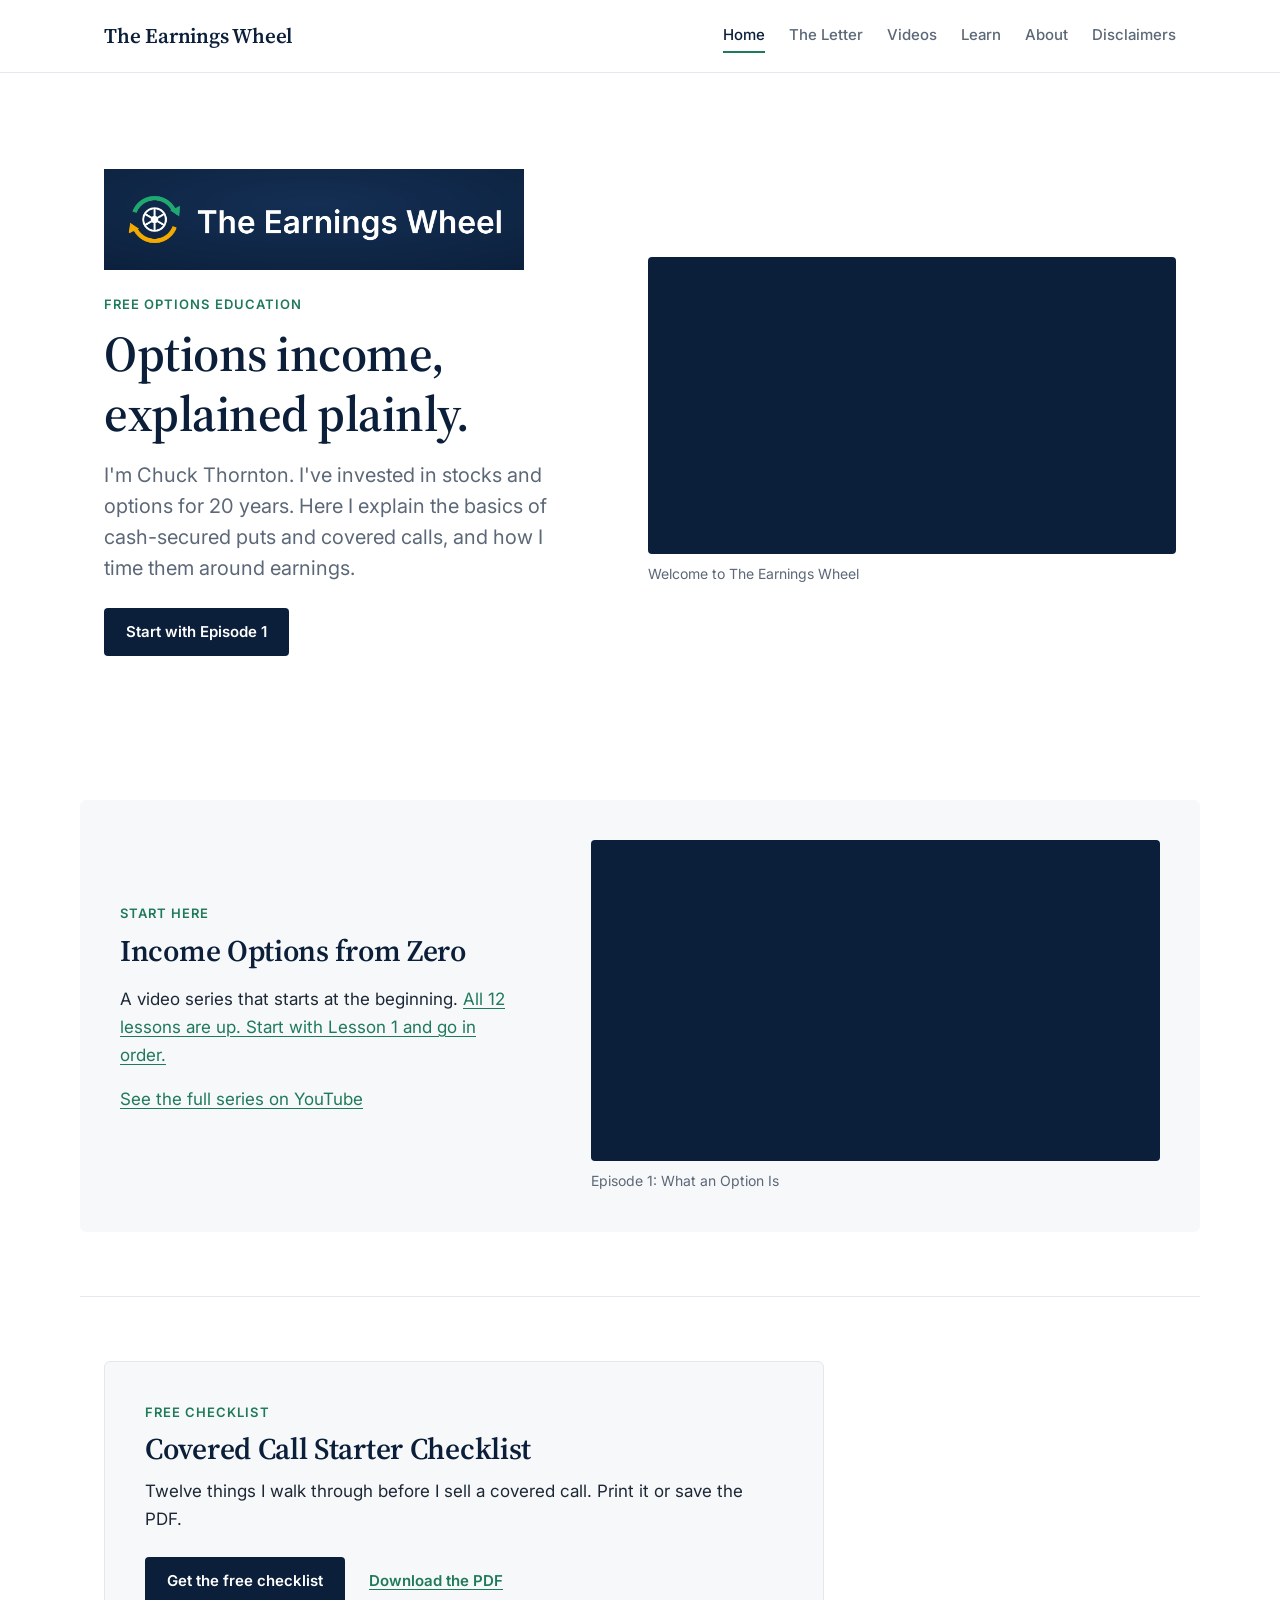
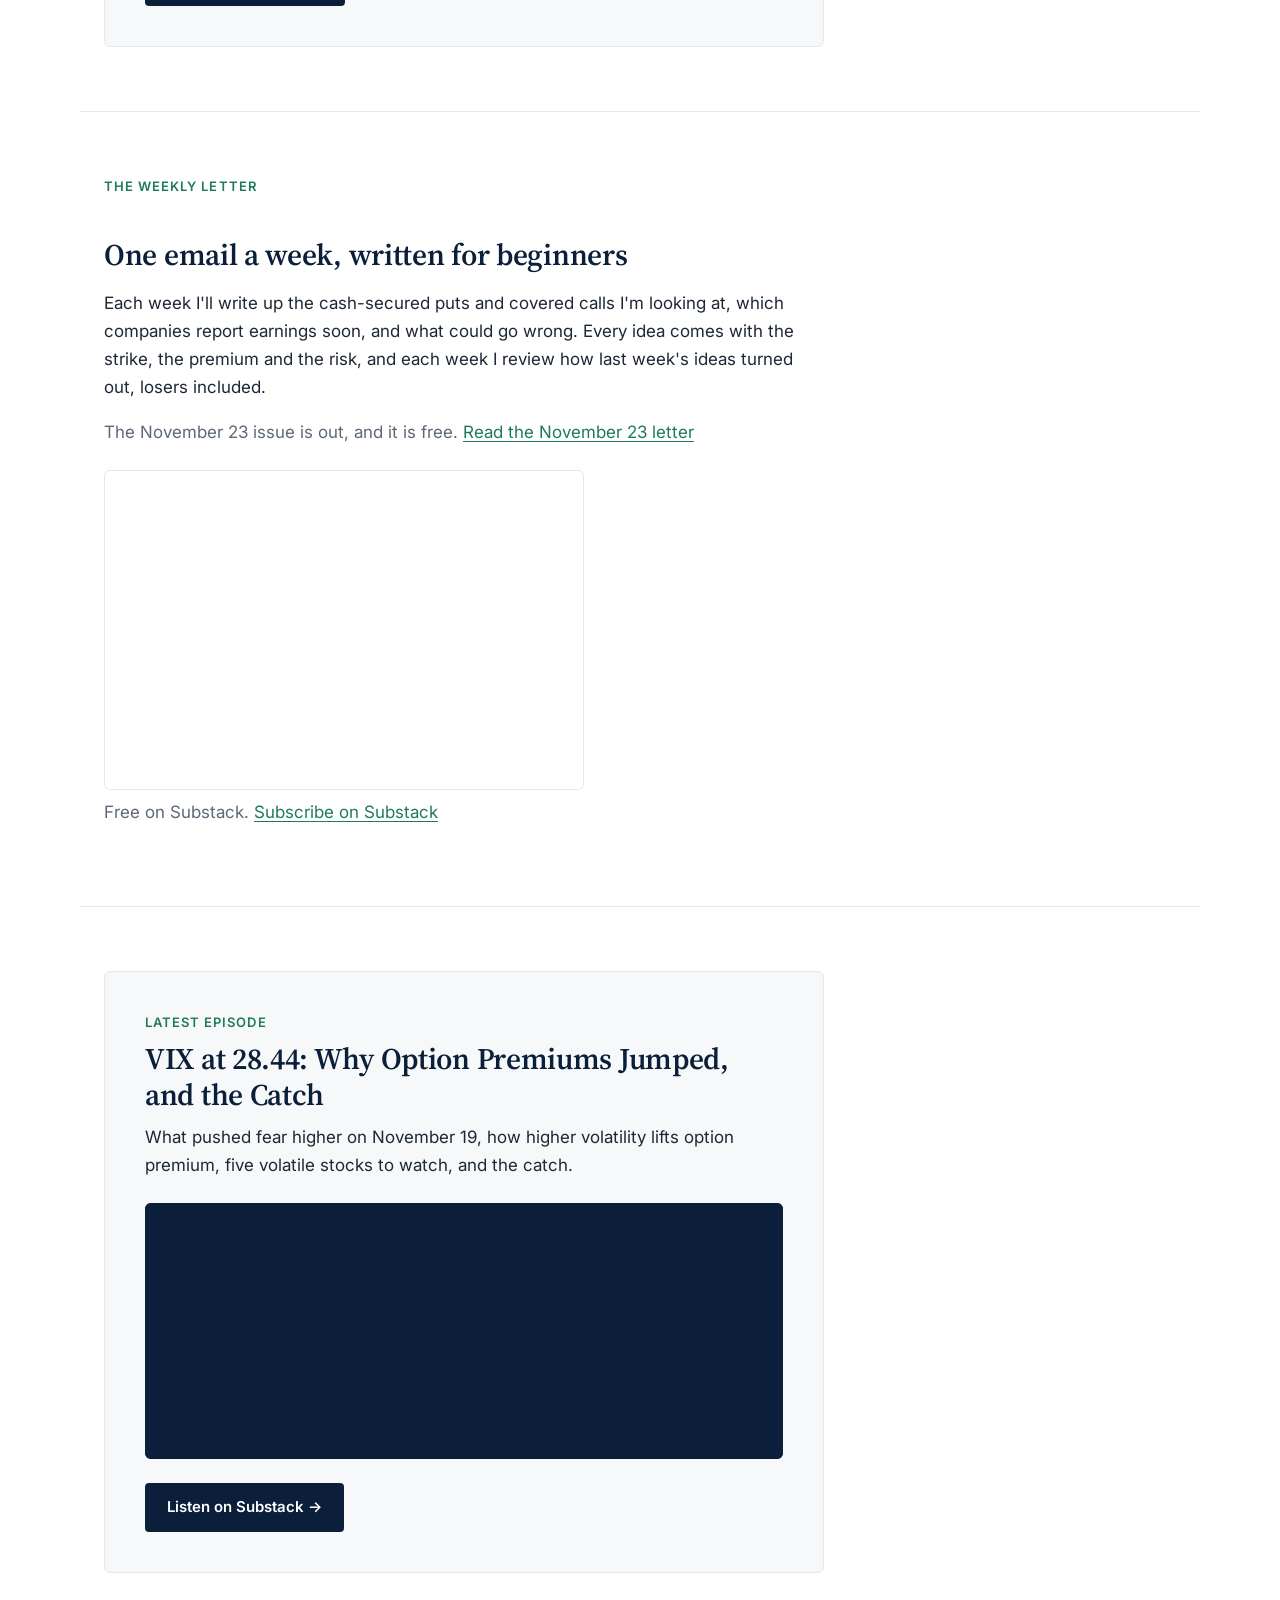
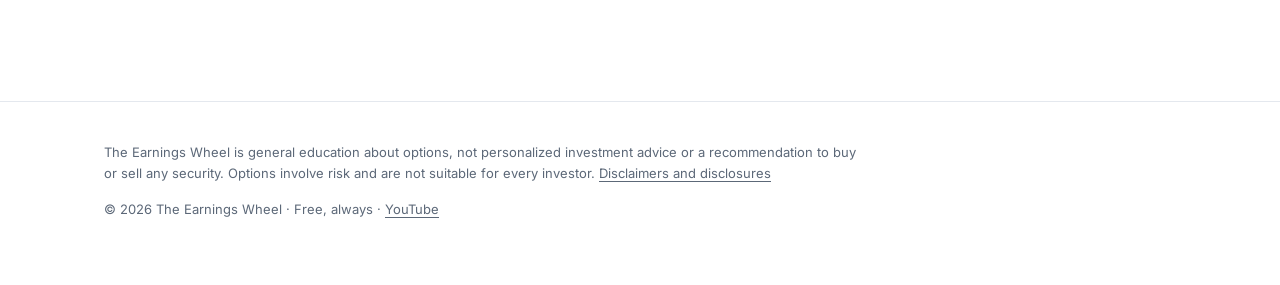
<file: index.html>
<!doctype html>
<html lang="en">
<head>
<meta charset="utf-8">
<meta name="viewport" content="width=device-width, initial-scale=1">
<title>The Earnings Wheel | Free options income education</title>
<meta name="description" content="Free, plain-English education on cash-secured puts, covered calls and the wheel, from Chuck Thornton.">
<meta property="og:title" content="The Earnings Wheel | Free options income education">
<meta property="og:description" content="Free, plain-English education on cash-secured puts, covered calls and the wheel, from Chuck Thornton.">
<meta property="og:url" content="https://earningswheel.com/">
<meta property="og:image" content="https://earningswheel.com/images/og/home_1200x630.png">
<meta name="twitter:card" content="summary_large_image">
<link rel="icon" href="data:image/svg+xml,%3Csvg xmlns='http://www.w3.org/2000/svg' viewBox='0 0 64 64'%3E%3Crect width='64' height='64' rx='12' fill='%230b1f3a'/%3E%3Ccircle cx='32' cy='32' r='15' fill='none' stroke='%23ffffff' stroke-width='5'/%3E%3Ccircle cx='32' cy='32' r='4' fill='%231f7a5a'/%3E%3C/svg%3E">
<link rel="preconnect" href="https://fonts.googleapis.com">
<link rel="preconnect" href="https://fonts.gstatic.com" crossorigin>
<link rel="stylesheet" href="https://fonts.googleapis.com/css2?family=Inter:wght@400;500;600&amp;family=Source+Serif+4:opsz,wght@8..60,500;8..60,600&amp;display=swap">
<link rel="stylesheet" href="styles.css">
</head>
<body>
<header class="site-header">
  <div class="container header-inner">
    <a class="wordmark" href="index.html">The Earnings Wheel</a>
    <nav class="site-nav" aria-label="Main"><a href="index.html" aria-current="page">Home</a><a href="letter.html">The Letter</a><a href="videos.html">Videos</a><a href="learn.html">Learn</a><a href="about.html">About</a><a href="disclaimers.html">Disclaimers</a></nav>
  </div>
</header>
<main>
<section class="hero">
  <div class="container hero-grid">
    <div class="hero-text">
      <img class="page-masthead" src="images/earningswheel_lockup_horizontal_3000_background.png" width="3000" height="722" alt="The Earnings Wheel horizontal navy masthead with wheel icon">
      <p class="eyebrow">Free options education</p>
      <h1>Options income, explained plainly.</h1>
      <p class="lede">I'm Chuck Thornton. I've invested in stocks and options for 20 years. Here I explain the basics of cash-secured puts and covered calls, and how I time them around earnings.</p>
      <p class="actions"><a class="button" href="learn.html#ep1">Start with Episode 1</a></p>
    </div>
    <figure class="hero-video">
      <div class="video"><iframe src="https://www.youtube-nocookie.com/embed/b3jSGx8PVtg" title="Welcome to The Earnings Wheel" allow="accelerometer; clipboard-write; encrypted-media; gyroscope; picture-in-picture; web-share" referrerpolicy="strict-origin-when-cross-origin" allowfullscreen loading="lazy"></iframe></div>
      <figcaption>Welcome to The Earnings Wheel</figcaption>
    </figure>
  </div>
</section>

<section class="section">
  <div class="container split">
    <div>
      <p class="eyebrow">Start here</p>
      <h2>Income Options from Zero</h2>
      <p>A video series that starts at the beginning. <a href="learn.html#income-options-from-zero">All 12 lessons are up. Start with Lesson 1 and go in order.</a></p>
      <p><a href="https://www.youtube.com/playlist?list=PLWsv0Xh7Suto" target="_blank" rel="noopener">See the full series on YouTube</a></p>
    </div>
    <figure>
      <div class="video"><iframe src="https://www.youtube-nocookie.com/embed/blD7JErmvdY" title="What an Option Is" allow="accelerometer; clipboard-write; encrypted-media; gyroscope; picture-in-picture; web-share" referrerpolicy="strict-origin-when-cross-origin" allowfullscreen loading="lazy"></iframe></div>
      <figcaption>Episode 1: What an Option Is</figcaption>
    </figure>
  </div>
</section>

<section class="section section-rule">
  <div class="container"><div class="prose">
    <div class="checklist-promo">
      <p class="eyebrow">Free checklist</p>
      <h2>Covered Call Starter Checklist</h2>
      <p>Twelve things I walk through before I sell a covered call. Print it or save the PDF.</p>
      <p class="actions"><a class="button" href="checklist.html">Get the free checklist</a> <a class="text-link" href="checklist.pdf">Download the PDF</a></p>
    </div>
  </div></div>
</section>

<section class="section section-rule">
  <div class="container"><div class="prose">
    <p class="eyebrow">The weekly letter</p>
    <h2>One email a week, written for beginners</h2>
    <p>Each week I'll write up the cash-secured puts and covered calls I'm looking at, which companies report earnings soon, and what could go wrong. Every idea comes with the strike, the premium and the risk, and each week I review how last week's ideas turned out, losers included.</p>
    <p class="note">The November 23 issue is out, and it is free. <a href="letter.html">Read the November 23 letter</a></p>
    <div class="subscribe" id="subscribe">
      <iframe class="substack-embed" src="https://earningswheel.substack.com/embed" title="Subscribe to The Earnings Wheel on Substack" frameborder="0" scrolling="no"></iframe>
      <p class="note">Free on Substack. <a href="https://earningswheel.substack.com/subscribe" target="_blank" rel="noopener">Subscribe on Substack</a></p>
    </div>
  </div></div>
</section>

<section class="section section-rule">
  <div class="container"><div class="prose">
    <article class="podcast-card">
      <p class="eyebrow">Latest episode</p>
      <h2>VIX at 28.44: Why Option Premiums Jumped, and the Catch</h2>
      <p class="podcast-dek">What pushed fear higher on November 19, how higher volatility lifts option premium, five volatile stocks to watch, and the catch.</p>
      <div class="podcast-player">
        <iframe class="substack-podcast" src="https://earningswheel.substack.com/embed/podcast/vix-at-2844-why-option-premiums-jumped" title="VIX at 28.44: Why Option Premiums Jumped, and the Catch" frameborder="0" scrolling="no"></iframe>
      </div>
      <p class="podcast-actions"><a class="button" href="https://earningswheel.substack.com/p/vix-at-2844-why-option-premiums-jumped" target="_blank" rel="noopener">Listen on Substack&nbsp;&rarr;</a></p>
    </article>
  </div></div>
</section>

</main>
<footer class="site-footer">
  <div class="container">
    <p class="footer-note">The Earnings Wheel is general education about options, not personalized investment advice or a recommendation to buy or sell any security. Options involve risk and are not suitable for every investor. <a href="disclaimers.html">Disclaimers and disclosures</a></p>
    <p class="footer-meta">&copy; 2026 The Earnings Wheel &middot; Free, always &middot; <a href="https://www.youtube.com/@EarningsWheel" target="_blank" rel="noopener">YouTube</a></p>
  </div>
</footer>

</body>
</html>
</file>
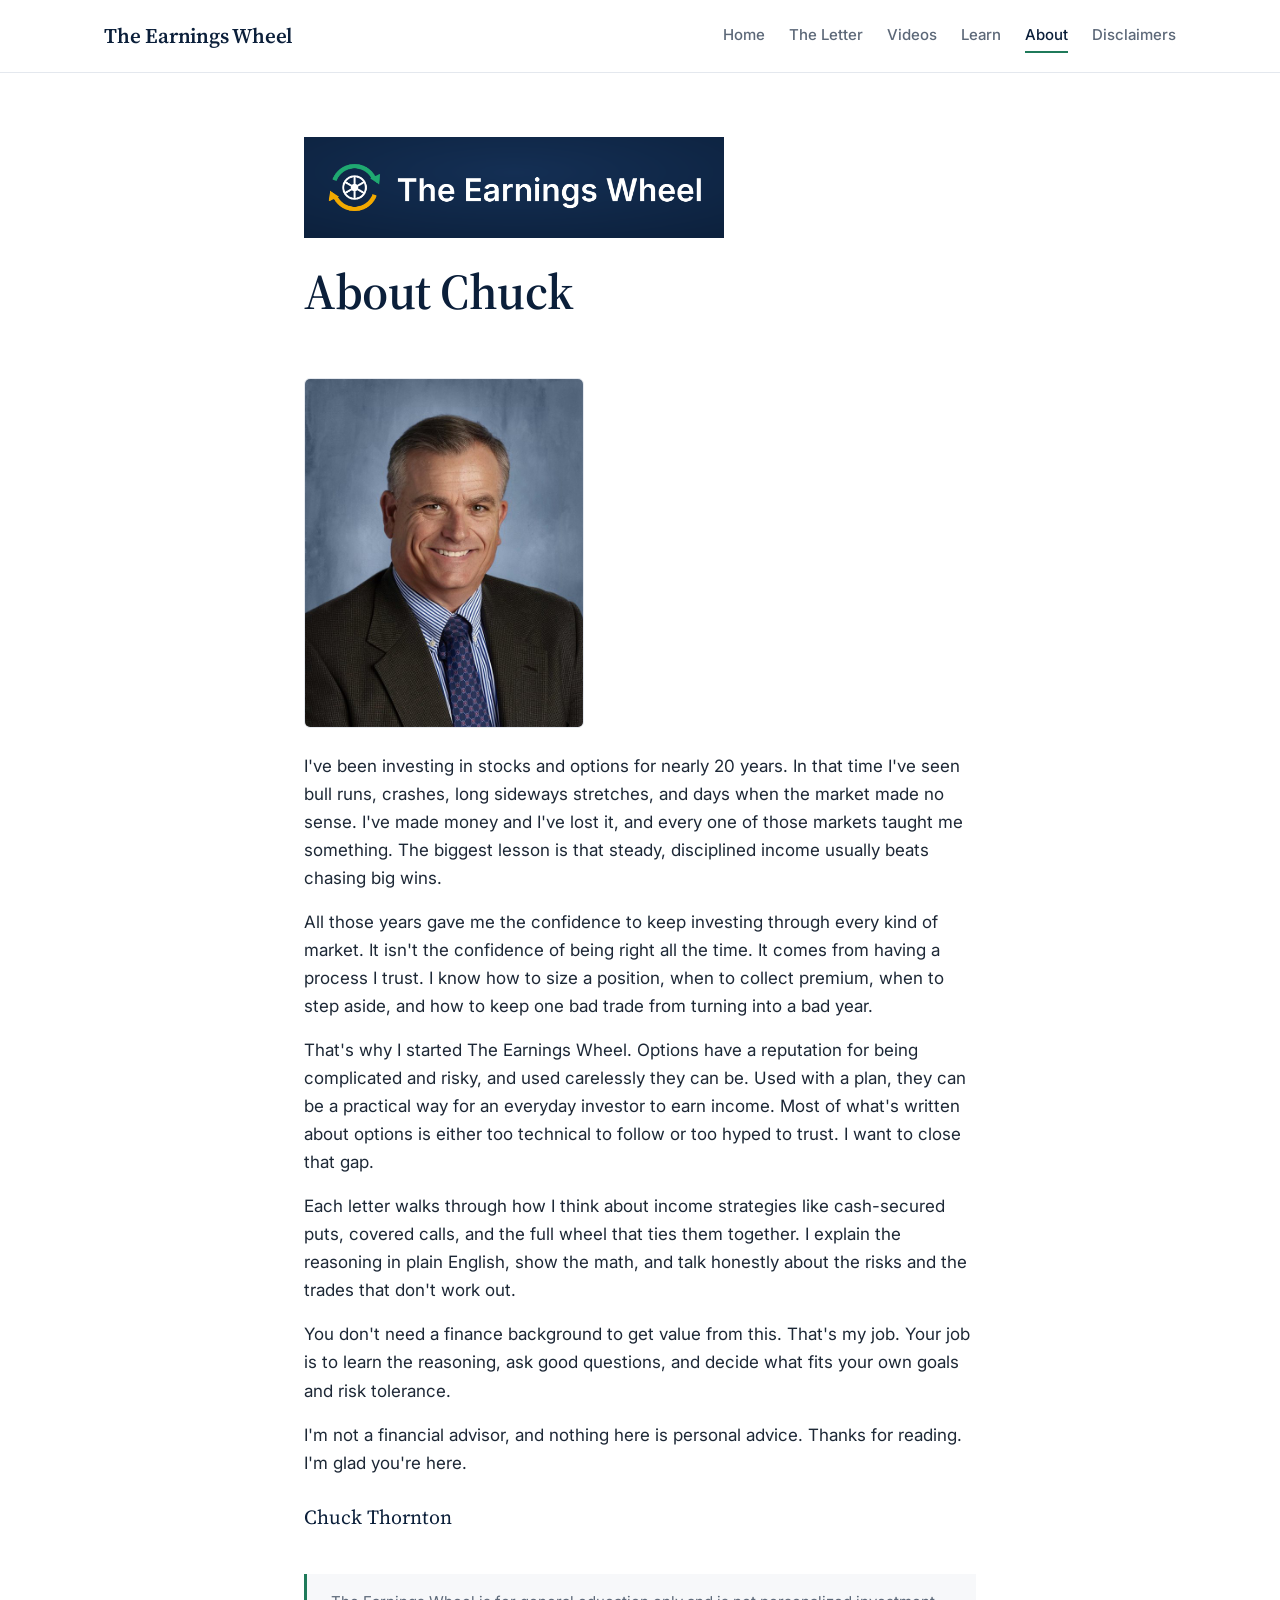
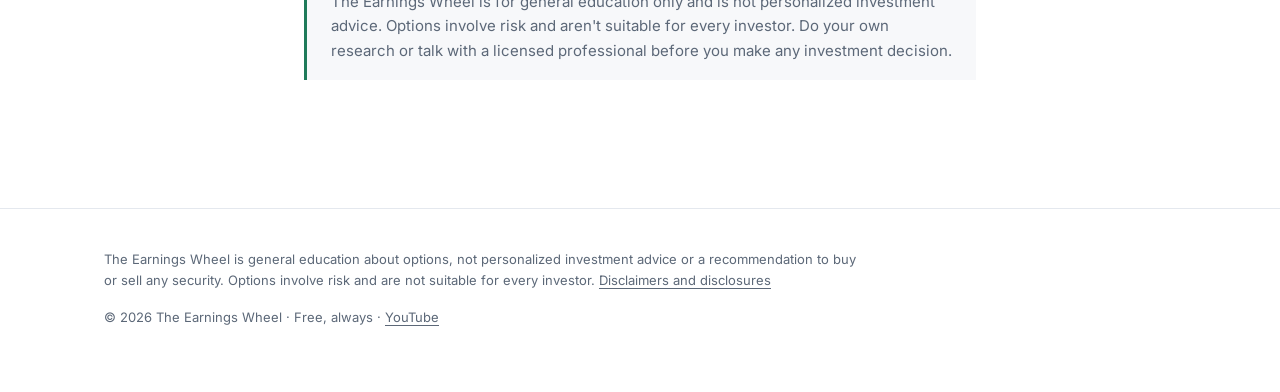
<file: about.html>
<!doctype html>
<html lang="en">
<head>
<meta charset="utf-8">
<meta name="viewport" content="width=device-width, initial-scale=1">
<title>The Earnings Wheel | About Chuck</title>
<meta name="description" content="About Chuck Thornton, who has invested in stocks and options for nearly 20 years and writes The Earnings Wheel.">
<meta property="og:title" content="The Earnings Wheel | About Chuck">
<meta property="og:description" content="About Chuck Thornton, who has invested in stocks and options for nearly 20 years and writes The Earnings Wheel.">
<meta property="og:url" content="https://earningswheel.com/about.html">
<meta property="og:image" content="https://earningswheel.com/images/og/about_1200x630.png">
<meta name="twitter:card" content="summary_large_image">
<link rel="icon" href="data:image/svg+xml,%3Csvg xmlns='http://www.w3.org/2000/svg' viewBox='0 0 64 64'%3E%3Crect width='64' height='64' rx='12' fill='%230b1f3a'/%3E%3Ccircle cx='32' cy='32' r='15' fill='none' stroke='%23ffffff' stroke-width='5'/%3E%3Ccircle cx='32' cy='32' r='4' fill='%231f7a5a'/%3E%3C/svg%3E">
<link rel="preconnect" href="https://fonts.googleapis.com">
<link rel="preconnect" href="https://fonts.gstatic.com" crossorigin>
<link rel="stylesheet" href="https://fonts.googleapis.com/css2?family=Inter:wght@400;500;600&amp;family=Source+Serif+4:opsz,wght@8..60,500;8..60,600&amp;display=swap">
<link rel="stylesheet" href="styles.css">
</head>
<body>
<header class="site-header">
  <div class="container header-inner">
    <a class="wordmark" href="index.html">The Earnings Wheel</a>
    <nav class="site-nav" aria-label="Main"><a href="index.html">Home</a><a href="letter.html">The Letter</a><a href="videos.html">Videos</a><a href="learn.html">Learn</a><a href="about.html" aria-current="page">About</a><a href="disclaimers.html">Disclaimers</a></nav>
  </div>
</header>
<main>
<section class="page-head">
  <div class="container prose">
    <img class="page-masthead" src="images/earningswheel_lockup_horizontal_3000_background.png" width="3000" height="722" alt="The Earnings Wheel horizontal navy masthead with wheel icon">
    <h1>About Chuck</h1>
  </div>
</section>
<section class="section">
  <div class="container prose">
    <img class="about-photo" src="images/chuck-thornton.jpg" width="640" height="800" alt="Chuck Thornton">
    <p>I've been investing in stocks and options for nearly 20 years. In that time I've seen bull runs, crashes, long sideways stretches, and days when the market made no sense. I've made money and I've lost it, and every one of those markets taught me something. The biggest lesson is that steady, disciplined income usually beats chasing big wins.</p>
    <p>All those years gave me the confidence to keep investing through every kind of market. It isn't the confidence of being right all the time. It comes from having a process I trust. I know how to size a position, when to collect premium, when to step aside, and how to keep one bad trade from turning into a bad year.</p>
    <p>That's why I started The Earnings Wheel. Options have a reputation for being complicated and risky, and used carelessly they can be. Used with a plan, they can be a practical way for an everyday investor to earn income. Most of what's written about options is either too technical to follow or too hyped to trust. I want to close that gap.</p>
    <p>Each letter walks through how I think about income strategies like cash-secured puts, covered calls, and the full wheel that ties them together. I explain the reasoning in plain English, show the math, and talk honestly about the risks and the trades that don't work out.</p>
    <p>You don't need a finance background to get value from this. That's my job. Your job is to learn the reasoning, ask good questions, and decide what fits your own goals and risk tolerance.</p>
    <p>I'm not a financial advisor, and nothing here is personal advice. Thanks for reading. I'm glad you're here.</p>
    <p class="signature">Chuck Thornton</p>
    <aside class="callout">The Earnings Wheel is for general education only and is not personalized investment advice. Options involve risk and aren't suitable for every investor. Do your own research or talk with a licensed professional before you make any investment decision.</aside>
  </div>
</section>

</main>
<footer class="site-footer">
  <div class="container">
    <p class="footer-note">The Earnings Wheel is general education about options, not personalized investment advice or a recommendation to buy or sell any security. Options involve risk and are not suitable for every investor. <a href="disclaimers.html">Disclaimers and disclosures</a></p>
    <p class="footer-meta">&copy; 2026 The Earnings Wheel &middot; Free, always &middot; <a href="https://www.youtube.com/@EarningsWheel" target="_blank" rel="noopener">YouTube</a></p>
  </div>
</footer>

</body>
</html>
</file>
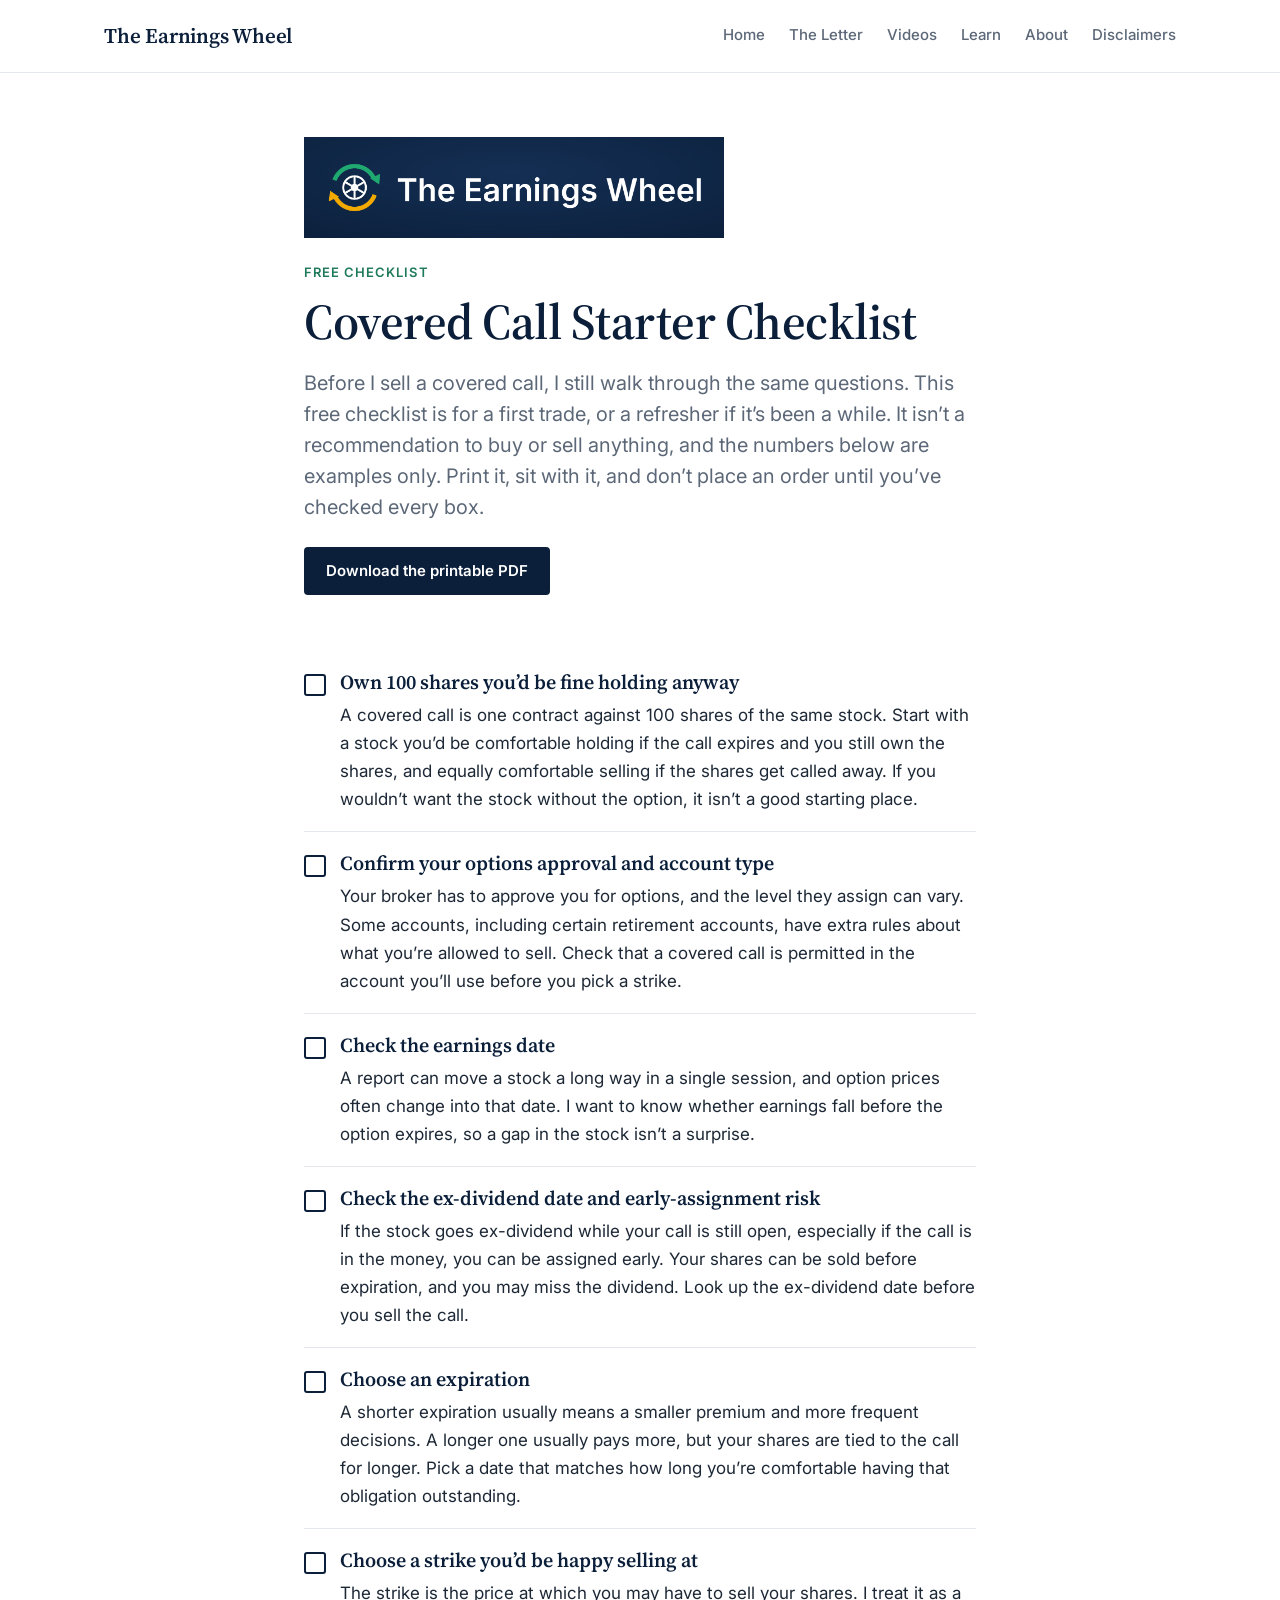
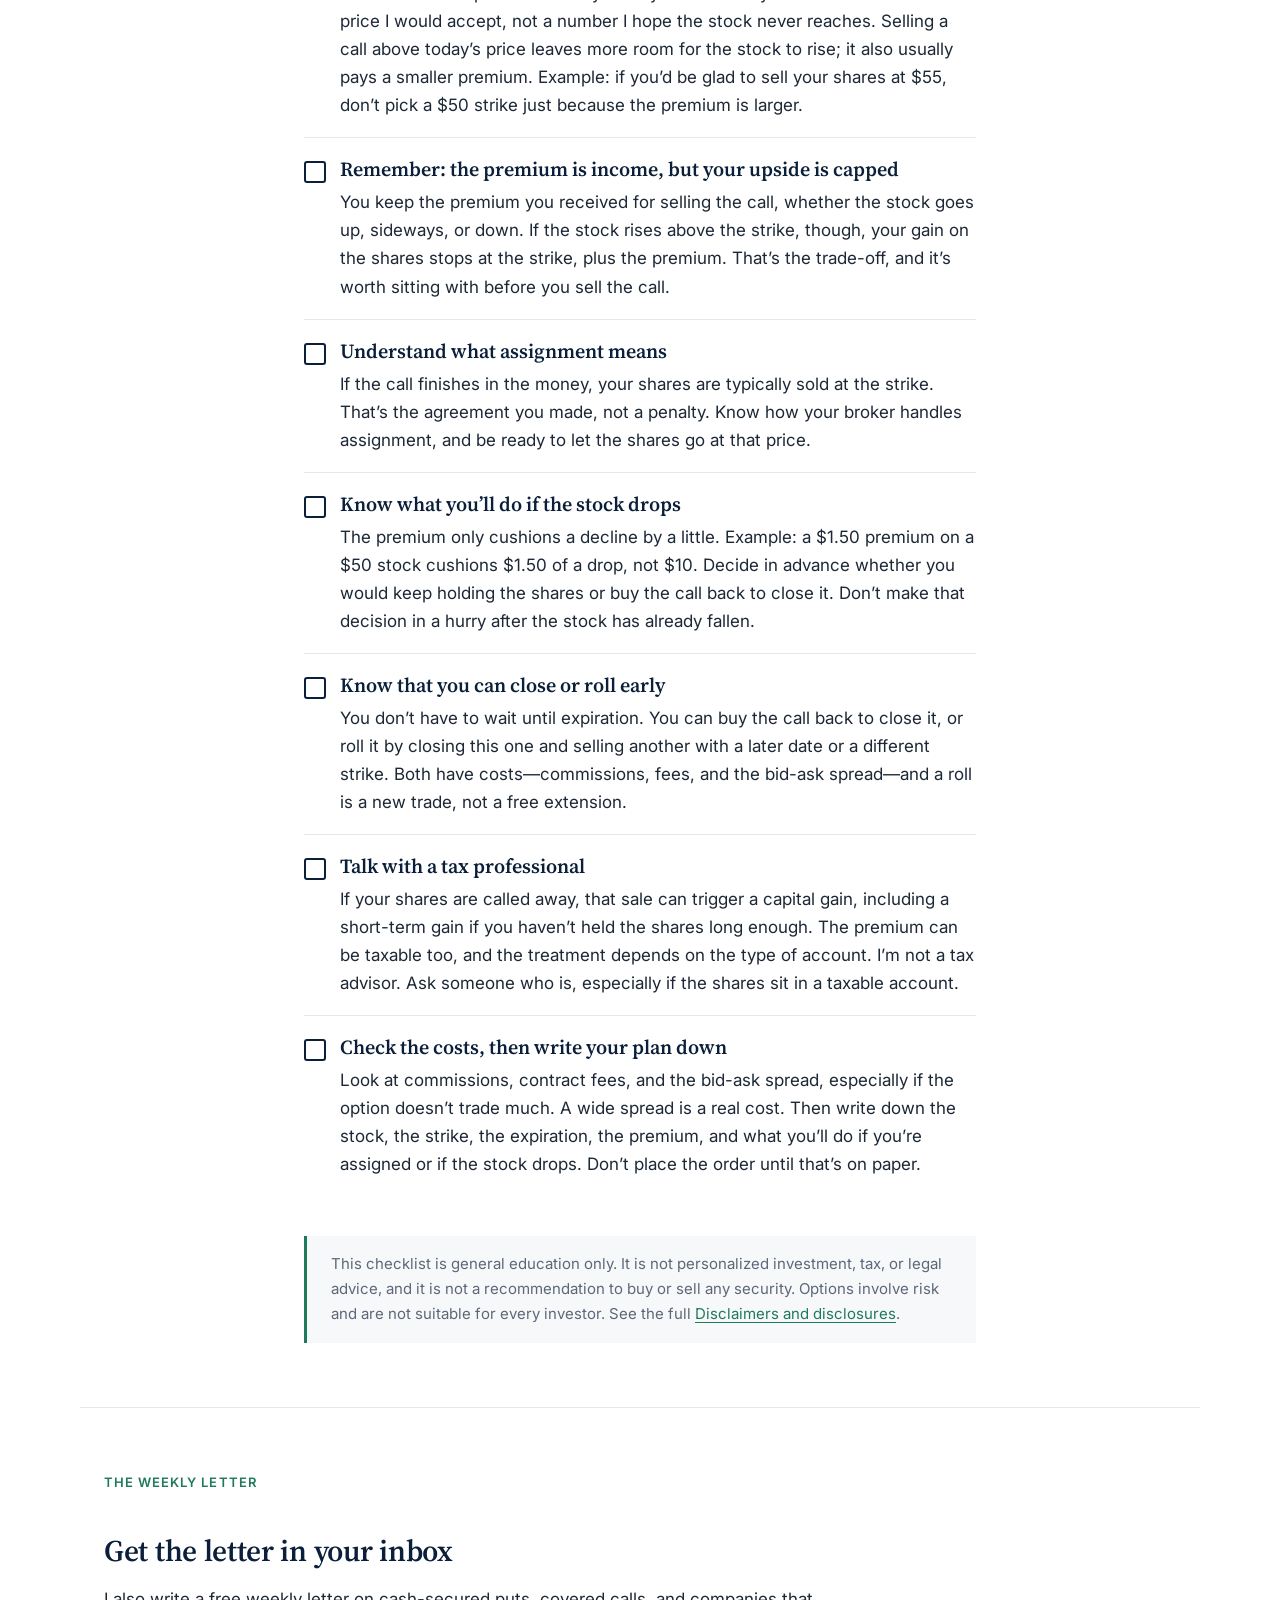
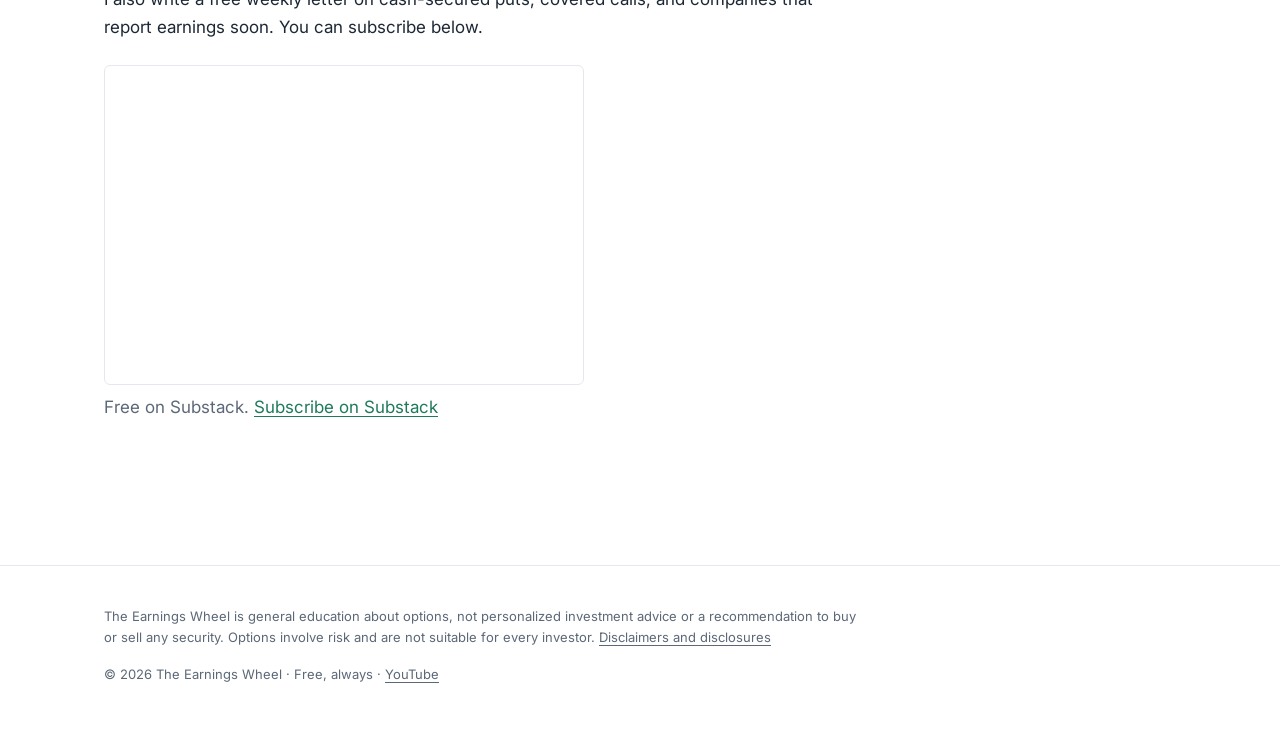
<file: checklist.html>
<!doctype html>
<html lang="en">
<head>
<meta charset="utf-8">
<meta name="viewport" content="width=device-width, initial-scale=1">
<title>The Earnings Wheel | Covered Call Starter Checklist</title>
<meta name="description" content="A free, printable checklist for selling your first covered call, written in plain English by Chuck Thornton.">
<meta property="og:title" content="The Earnings Wheel | Covered Call Starter Checklist">
<meta property="og:description" content="A free, printable checklist for selling your first covered call, written in plain English by Chuck Thornton.">
<meta property="og:url" content="https://earningswheel.com/checklist.html">
<meta property="og:image" content="https://earningswheel.com/images/og/checklist_1200x630.png">
<meta name="twitter:card" content="summary_large_image">
<link rel="icon" href="data:image/svg+xml,%3Csvg xmlns='http://www.w3.org/2000/svg' viewBox='0 0 64 64'%3E%3Crect width='64' height='64' rx='12' fill='%230b1f3a'/%3E%3Ccircle cx='32' cy='32' r='15' fill='none' stroke='%23ffffff' stroke-width='5'/%3E%3Ccircle cx='32' cy='32' r='4' fill='%231f7a5a'/%3E%3C/svg%3E">
<link rel="preconnect" href="https://fonts.googleapis.com">
<link rel="preconnect" href="https://fonts.gstatic.com" crossorigin>
<link rel="stylesheet" href="https://fonts.googleapis.com/css2?family=Inter:wght@400;500;600&amp;family=Source+Serif+4:opsz,wght@8..60,500;8..60,600&amp;display=swap">
<link rel="stylesheet" href="styles.css">
</head>
<body>
<header class="site-header">
  <div class="container header-inner">
    <a class="wordmark" href="index.html">The Earnings Wheel</a>
    <nav class="site-nav" aria-label="Main"><a href="index.html">Home</a><a href="letter.html">The Letter</a><a href="videos.html">Videos</a><a href="learn.html">Learn</a><a href="about.html">About</a><a href="disclaimers.html">Disclaimers</a></nav>
  </div>
</header>
<main>
<section class="page-head">
  <div class="container prose">
    <img class="page-masthead" src="images/earningswheel_lockup_horizontal_3000_background.png" width="3000" height="722" alt="The Earnings Wheel horizontal navy masthead with wheel icon">
    <p class="eyebrow">Free checklist</p>
    <h1>Covered Call Starter Checklist</h1>
    <p class="lede">Before I sell a covered call, I still walk through the same questions. This free checklist is for a first trade, or a refresher if it&rsquo;s been a while. It isn&rsquo;t a recommendation to buy or sell anything, and the numbers below are examples only. Print it, sit with it, and don&rsquo;t place an order until you&rsquo;ve checked every box.</p>
    <p class="actions"><a class="button" href="checklist.pdf">Download the printable PDF</a></p>
  </div>
</section>
<section class="section">
  <div class="container prose">
    <ul class="checklist">
      <li>
        <label class="check-item">
          <input type="checkbox">
          <span class="tick" aria-hidden="true"></span>
          <span class="check-text">
            <strong>Own 100 shares you&rsquo;d be fine holding anyway</strong>
            <span class="check-body">A covered call is one contract against 100 shares of the same stock. Start with a stock you&rsquo;d be comfortable holding if the call expires and you still own the shares, and equally comfortable selling if the shares get called away. If you wouldn&rsquo;t want the stock without the option, it isn&rsquo;t a good starting place.</span>
          </span>
        </label>
      </li>
      <li>
        <label class="check-item">
          <input type="checkbox">
          <span class="tick" aria-hidden="true"></span>
          <span class="check-text">
            <strong>Confirm your options approval and account type</strong>
            <span class="check-body">Your broker has to approve you for options, and the level they assign can vary. Some accounts, including certain retirement accounts, have extra rules about what you&rsquo;re allowed to sell. Check that a covered call is permitted in the account you&rsquo;ll use before you pick a strike.</span>
          </span>
        </label>
      </li>
      <li>
        <label class="check-item">
          <input type="checkbox">
          <span class="tick" aria-hidden="true"></span>
          <span class="check-text">
            <strong>Check the earnings date</strong>
            <span class="check-body">A report can move a stock a long way in a single session, and option prices often change into that date. I want to know whether earnings fall before the option expires, so a gap in the stock isn&rsquo;t a surprise.</span>
          </span>
        </label>
      </li>
      <li>
        <label class="check-item">
          <input type="checkbox">
          <span class="tick" aria-hidden="true"></span>
          <span class="check-text">
            <strong>Check the ex-dividend date and early-assignment risk</strong>
            <span class="check-body">If the stock goes ex-dividend while your call is still open, especially if the call is in the money, you can be assigned early. Your shares can be sold before expiration, and you may miss the dividend. Look up the ex-dividend date before you sell the call.</span>
          </span>
        </label>
      </li>
      <li>
        <label class="check-item">
          <input type="checkbox">
          <span class="tick" aria-hidden="true"></span>
          <span class="check-text">
            <strong>Choose an expiration</strong>
            <span class="check-body">A shorter expiration usually means a smaller premium and more frequent decisions. A longer one usually pays more, but your shares are tied to the call for longer. Pick a date that matches how long you&rsquo;re comfortable having that obligation outstanding.</span>
          </span>
        </label>
      </li>
      <li>
        <label class="check-item">
          <input type="checkbox">
          <span class="tick" aria-hidden="true"></span>
          <span class="check-text">
            <strong>Choose a strike you&rsquo;d be happy selling at</strong>
            <span class="check-body">The strike is the price at which you may have to sell your shares. I treat it as a price I would accept, not a number I hope the stock never reaches. Selling a call above today&rsquo;s price leaves more room for the stock to rise; it also usually pays a smaller premium. Example: if you&rsquo;d be glad to sell your shares at $55, don&rsquo;t pick a $50 strike just because the premium is larger.</span>
          </span>
        </label>
      </li>
      <li>
        <label class="check-item">
          <input type="checkbox">
          <span class="tick" aria-hidden="true"></span>
          <span class="check-text">
            <strong>Remember: the premium is income, but your upside is capped</strong>
            <span class="check-body">You keep the premium you received for selling the call, whether the stock goes up, sideways, or down. If the stock rises above the strike, though, your gain on the shares stops at the strike, plus the premium. That&rsquo;s the trade-off, and it&rsquo;s worth sitting with before you sell the call.</span>
          </span>
        </label>
      </li>
      <li>
        <label class="check-item">
          <input type="checkbox">
          <span class="tick" aria-hidden="true"></span>
          <span class="check-text">
            <strong>Understand what assignment means</strong>
            <span class="check-body">If the call finishes in the money, your shares are typically sold at the strike. That&rsquo;s the agreement you made, not a penalty. Know how your broker handles assignment, and be ready to let the shares go at that price.</span>
          </span>
        </label>
      </li>
      <li>
        <label class="check-item">
          <input type="checkbox">
          <span class="tick" aria-hidden="true"></span>
          <span class="check-text">
            <strong>Know what you&rsquo;ll do if the stock drops</strong>
            <span class="check-body">The premium only cushions a decline by a little. Example: a $1.50 premium on a $50 stock cushions $1.50 of a drop, not $10. Decide in advance whether you would keep holding the shares or buy the call back to close it. Don&rsquo;t make that decision in a hurry after the stock has already fallen.</span>
          </span>
        </label>
      </li>
      <li>
        <label class="check-item">
          <input type="checkbox">
          <span class="tick" aria-hidden="true"></span>
          <span class="check-text">
            <strong>Know that you can close or roll early</strong>
            <span class="check-body">You don&rsquo;t have to wait until expiration. You can buy the call back to close it, or roll it by closing this one and selling another with a later date or a different strike. Both have costs&mdash;commissions, fees, and the bid-ask spread&mdash;and a roll is a new trade, not a free extension.</span>
          </span>
        </label>
      </li>
      <li>
        <label class="check-item">
          <input type="checkbox">
          <span class="tick" aria-hidden="true"></span>
          <span class="check-text">
            <strong>Talk with a tax professional</strong>
            <span class="check-body">If your shares are called away, that sale can trigger a capital gain, including a short-term gain if you haven&rsquo;t held the shares long enough. The premium can be taxable too, and the treatment depends on the type of account. I&rsquo;m not a tax advisor. Ask someone who is, especially if the shares sit in a taxable account.</span>
          </span>
        </label>
      </li>
      <li>
        <label class="check-item">
          <input type="checkbox">
          <span class="tick" aria-hidden="true"></span>
          <span class="check-text">
            <strong>Check the costs, then write your plan down</strong>
            <span class="check-body">Look at commissions, contract fees, and the bid-ask spread, especially if the option doesn&rsquo;t trade much. A wide spread is a real cost. Then write down the stock, the strike, the expiration, the premium, and what you&rsquo;ll do if you&rsquo;re assigned or if the stock drops. Don&rsquo;t place the order until that&rsquo;s on paper.</span>
          </span>
        </label>
      </li>
    </ul>
    <aside class="callout">This checklist is general education only. It is not personalized investment, tax, or legal advice, and it is not a recommendation to buy or sell any security. Options involve risk and are not suitable for every investor. See the full <a href="disclaimers.html">Disclaimers and disclosures</a>.</aside>
  </div>
</section>
<section class="section section-rule subscribe-section">
  <div class="container"><div class="prose">
    <p class="eyebrow">The weekly letter</p>
    <h2>Get the letter in your inbox</h2>
    <p>I also write a free weekly letter on cash-secured puts, covered calls, and companies that report earnings soon. You can subscribe below.</p>
    <div class="subscribe" id="subscribe">
      <iframe class="substack-embed" src="https://earningswheel.substack.com/embed" title="Subscribe to The Earnings Wheel on Substack" frameborder="0" scrolling="no"></iframe>
      <p class="note">Free on Substack. <a href="https://earningswheel.substack.com/subscribe" target="_blank" rel="noopener">Subscribe on Substack</a></p>
    </div>
  </div></div>
</section>

</main>
<footer class="site-footer">
  <div class="container">
    <p class="footer-note">The Earnings Wheel is general education about options, not personalized investment advice or a recommendation to buy or sell any security. Options involve risk and are not suitable for every investor. <a href="disclaimers.html">Disclaimers and disclosures</a></p>
    <p class="footer-meta">&copy; 2026 The Earnings Wheel &middot; Free, always &middot; <a href="https://www.youtube.com/@EarningsWheel" target="_blank" rel="noopener">YouTube</a></p>
  </div>
</footer>
</body>
</html>
</file>
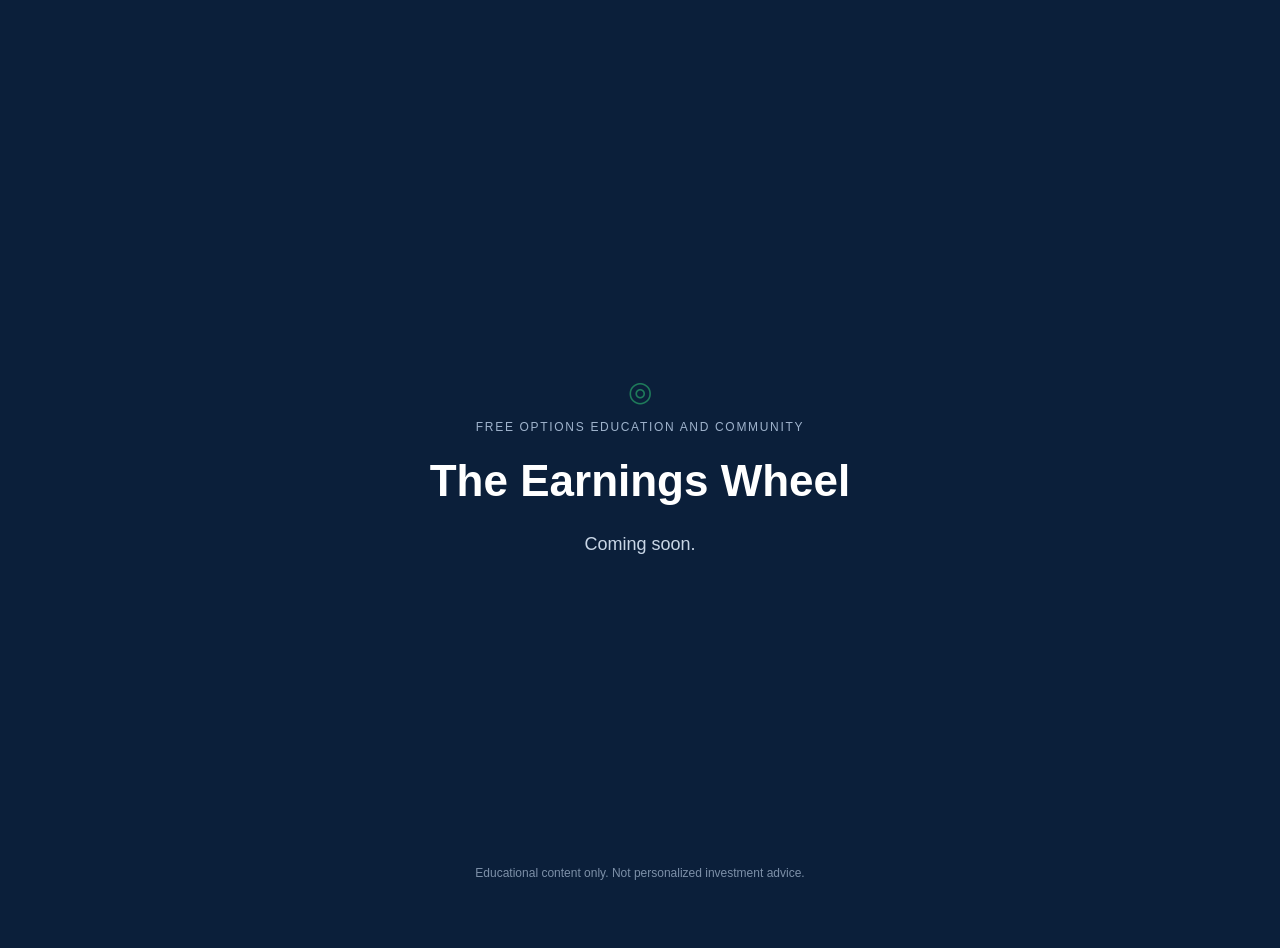
<file: coming-soon.html>
<!doctype html><html lang="en"><head><meta charset="utf-8"><meta name="viewport" content="width=device-width,initial-scale=1">
<title>The Earnings Wheel · Coming soon</title><meta name="description" content="Free options education and community. Coming soon.">
<style>body{margin:0;min-height:100vh;display:flex;flex-direction:column;justify-content:center;align-items:center;background:#0b1f3a;color:#fff;font-family:Inter,-apple-system,"Segoe UI",Helvetica,Arial,sans-serif;text-align:center;padding:24px}
.k{text-transform:uppercase;letter-spacing:.14em;font-size:12px;color:#9fb3cc}h1{font-size:44px;margin:10px 0}p{color:#c9d6e6;font-size:18px;max-width:520px}
.m{color:#1f7a5a;font-size:28px}small{position:absolute;bottom:20px;color:#7d90a8;font-size:12px;max-width:640px}</style></head>
<body><div class="m">◎</div><p class="k">Free options education and community</p><h1>The Earnings Wheel</h1><p>Coming soon.</p>
<small>Educational content only. Not personalized investment advice.</small></body></html>
</file>
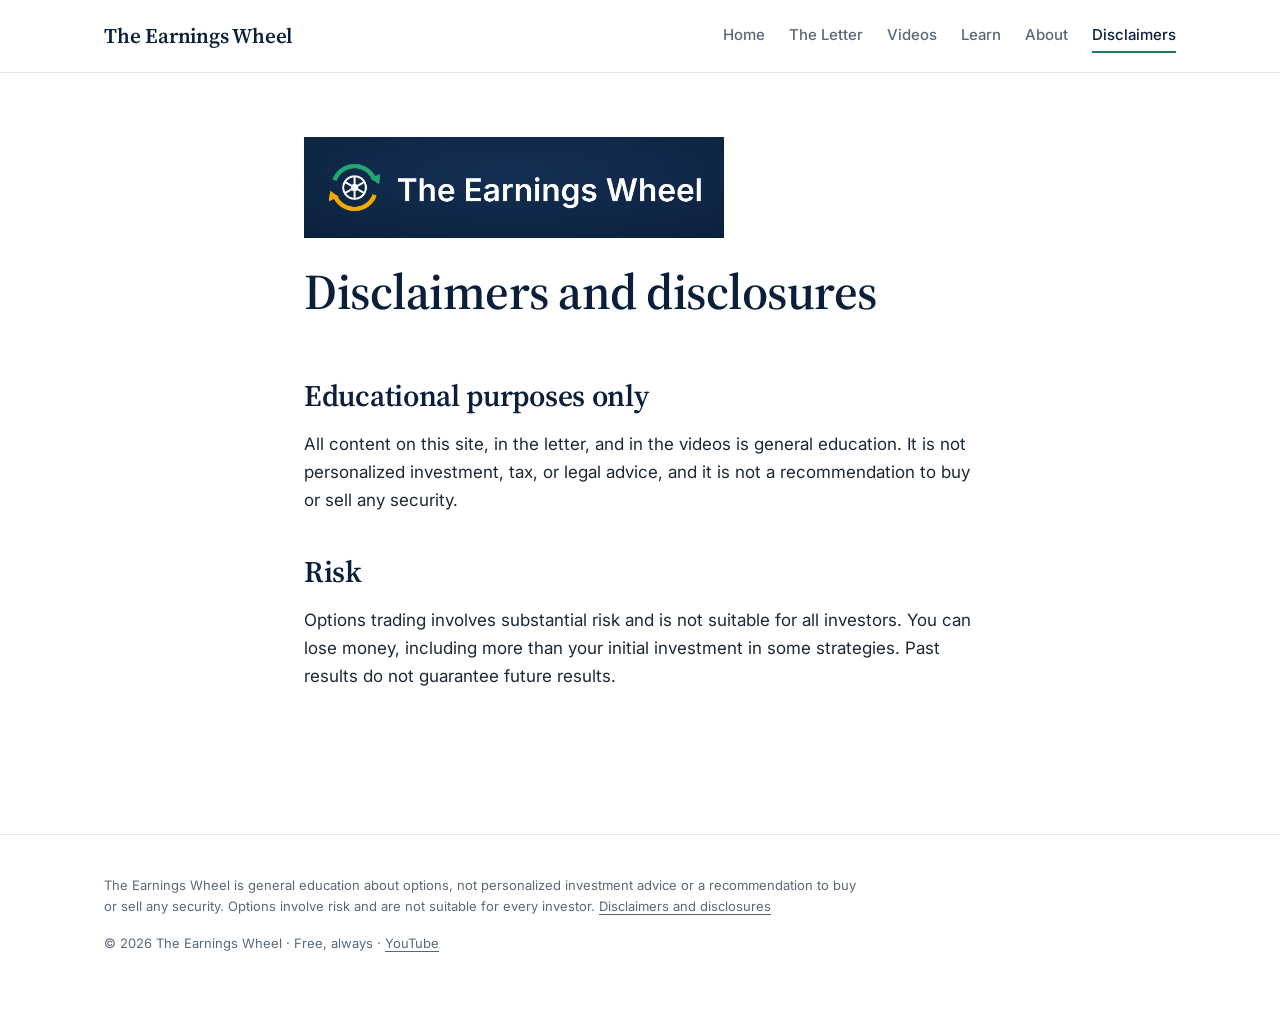
<file: disclaimers.html>
<!doctype html>
<html lang="en">
<head>
<meta charset="utf-8">
<meta name="viewport" content="width=device-width, initial-scale=1">
<title>The Earnings Wheel | Disclaimers</title>
<meta name="description" content="Disclaimers for The Earnings Wheel: general education only, not investment advice, and the risks of trading options.">
<meta property="og:title" content="The Earnings Wheel | Disclaimers">
<meta property="og:description" content="Disclaimers for The Earnings Wheel: general education only, not investment advice, and the risks of trading options.">
<meta property="og:url" content="https://earningswheel.com/disclaimers.html">
<meta property="og:image" content="https://earningswheel.com/images/og/disclaimers_1200x630.png">
<meta name="twitter:card" content="summary_large_image">
<link rel="icon" href="data:image/svg+xml,%3Csvg xmlns='http://www.w3.org/2000/svg' viewBox='0 0 64 64'%3E%3Crect width='64' height='64' rx='12' fill='%230b1f3a'/%3E%3Ccircle cx='32' cy='32' r='15' fill='none' stroke='%23ffffff' stroke-width='5'/%3E%3Ccircle cx='32' cy='32' r='4' fill='%231f7a5a'/%3E%3C/svg%3E">
<link rel="preconnect" href="https://fonts.googleapis.com">
<link rel="preconnect" href="https://fonts.gstatic.com" crossorigin>
<link rel="stylesheet" href="https://fonts.googleapis.com/css2?family=Inter:wght@400;500;600&amp;family=Source+Serif+4:opsz,wght@8..60,500;8..60,600&amp;display=swap">
<link rel="stylesheet" href="styles.css">
</head>
<body>
<header class="site-header">
  <div class="container header-inner">
    <a class="wordmark" href="index.html">The Earnings Wheel</a>
    <nav class="site-nav" aria-label="Main"><a href="index.html">Home</a><a href="letter.html">The Letter</a><a href="videos.html">Videos</a><a href="learn.html">Learn</a><a href="about.html">About</a><a href="disclaimers.html" aria-current="page">Disclaimers</a></nav>
  </div>
</header>
<main>
<section class="page-head">
  <div class="container prose">
    <img class="page-masthead" src="images/earningswheel_lockup_horizontal_3000_background.png" width="3000" height="722" alt="The Earnings Wheel horizontal navy masthead with wheel icon">
    <h1>Disclaimers and disclosures</h1>
  </div>
</section>
<section class="section">
  <div class="container prose">
    <h2>Educational purposes only</h2>
    <p>All content on this site, in the letter, and in the videos is general education. It is not personalized investment, tax, or legal advice, and it is not a recommendation to buy or sell any security.</p>
    <h2>Risk</h2>
    <p>Options trading involves substantial risk and is not suitable for all investors. You can lose money, including more than your initial investment in some strategies. Past results do not guarantee future results.</p>
  </div>
</section>

</main>
<footer class="site-footer">
  <div class="container">
    <p class="footer-note">The Earnings Wheel is general education about options, not personalized investment advice or a recommendation to buy or sell any security. Options involve risk and are not suitable for every investor. <a href="disclaimers.html">Disclaimers and disclosures</a></p>
    <p class="footer-meta">&copy; 2026 The Earnings Wheel &middot; Free, always &middot; <a href="https://www.youtube.com/@EarningsWheel" target="_blank" rel="noopener">YouTube</a></p>
  </div>
</footer>

</body>
</html>
</file>
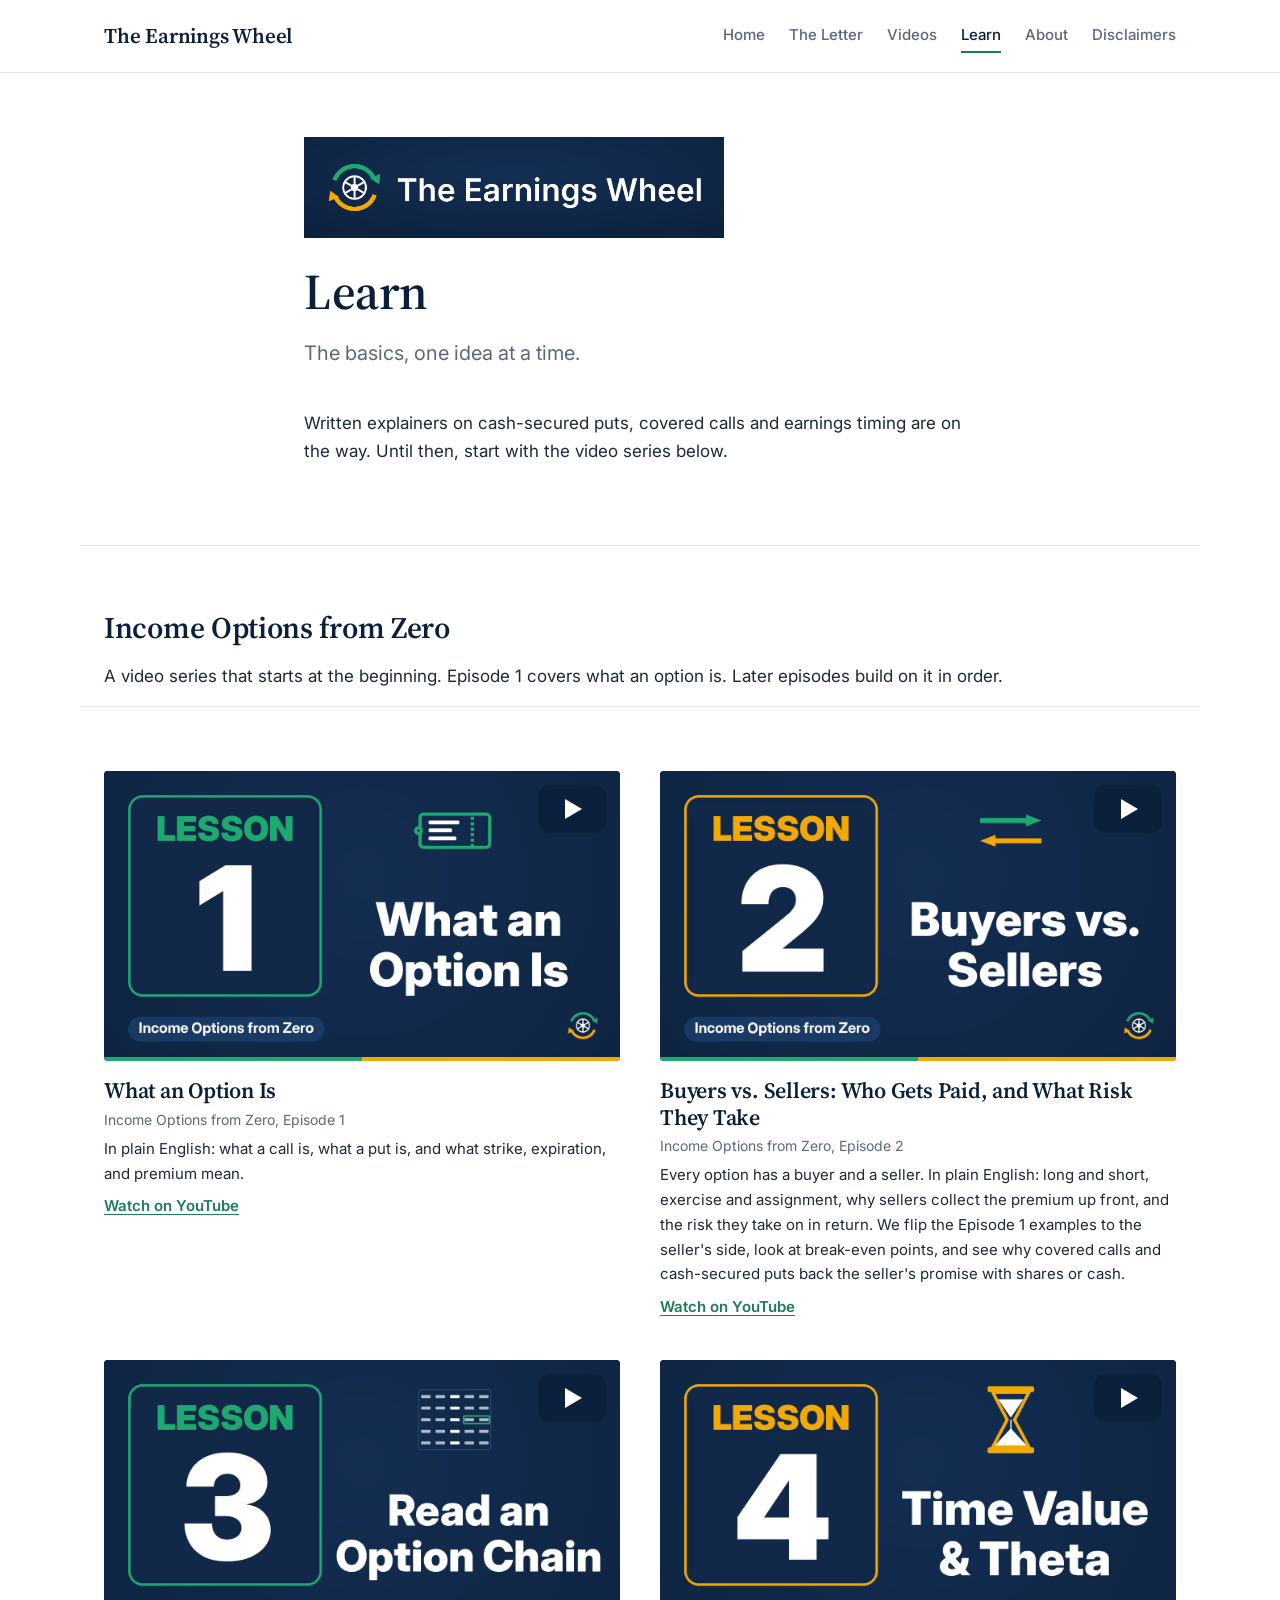
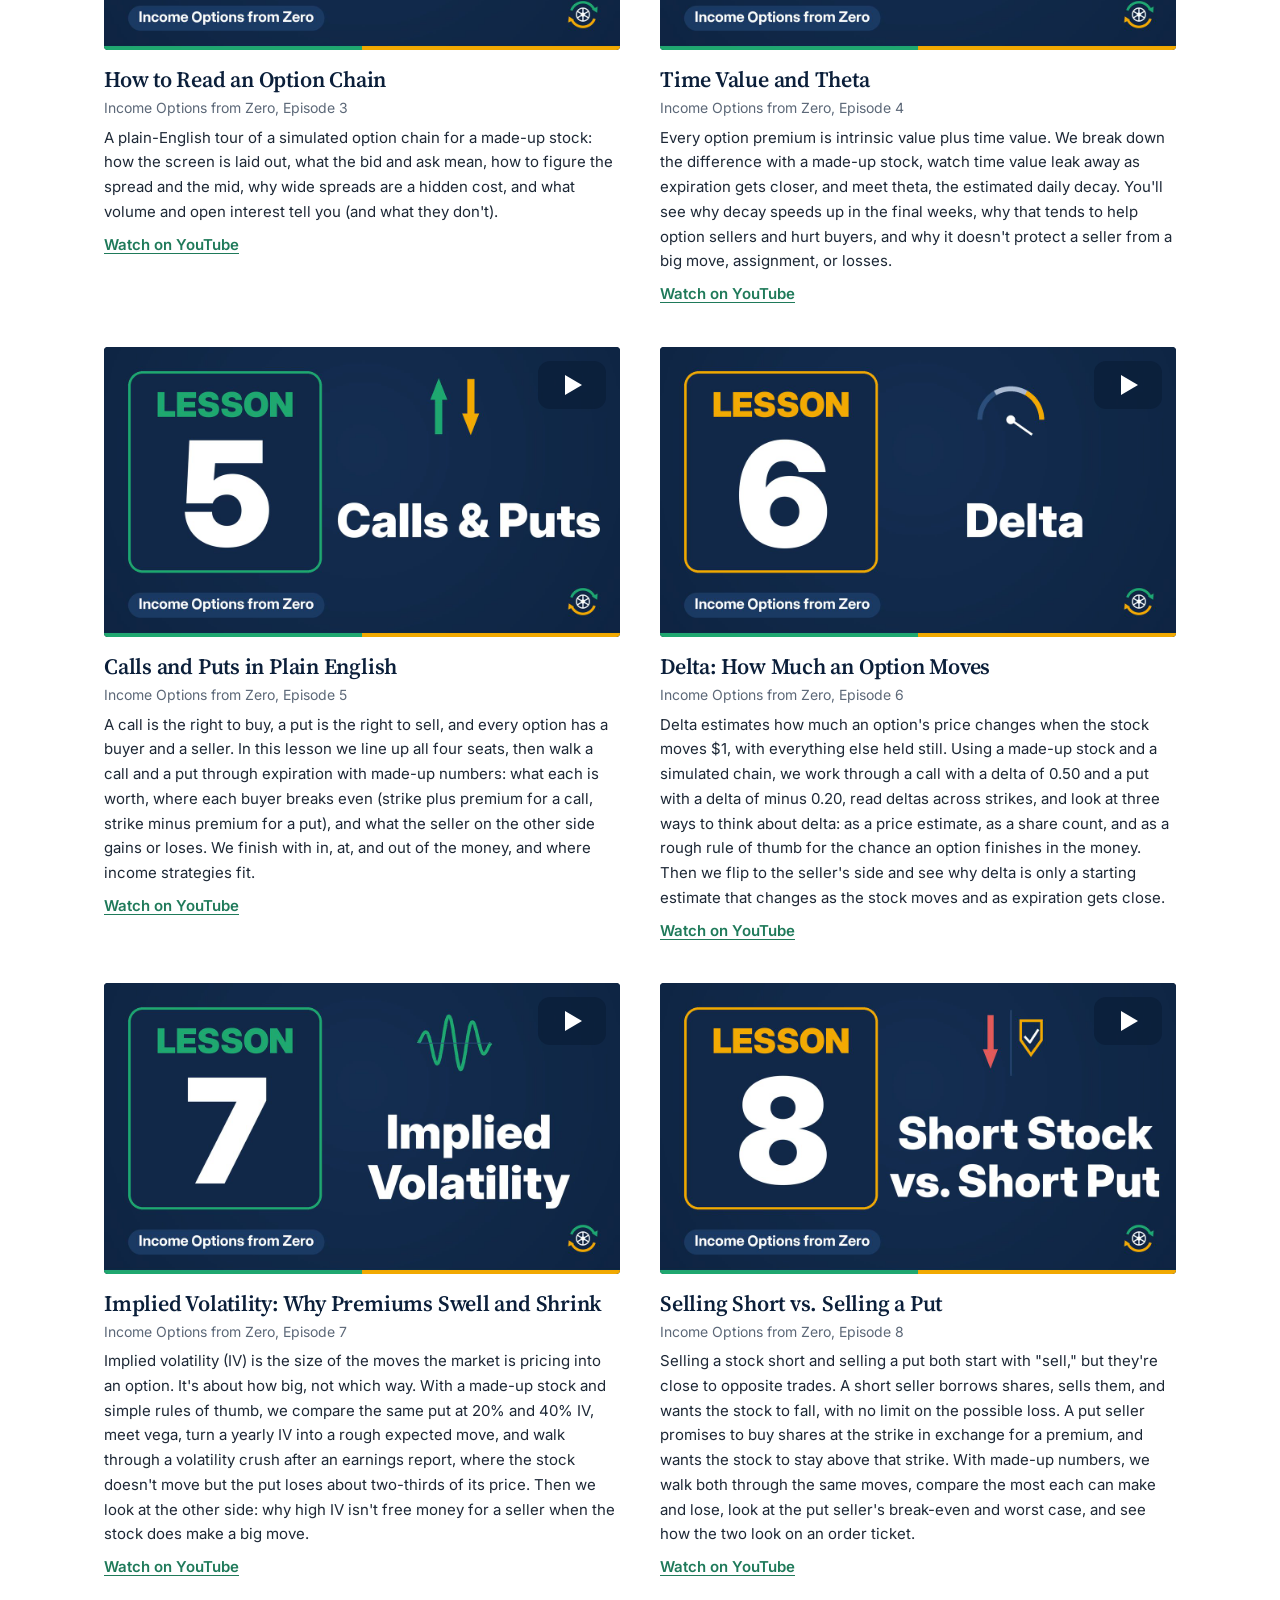
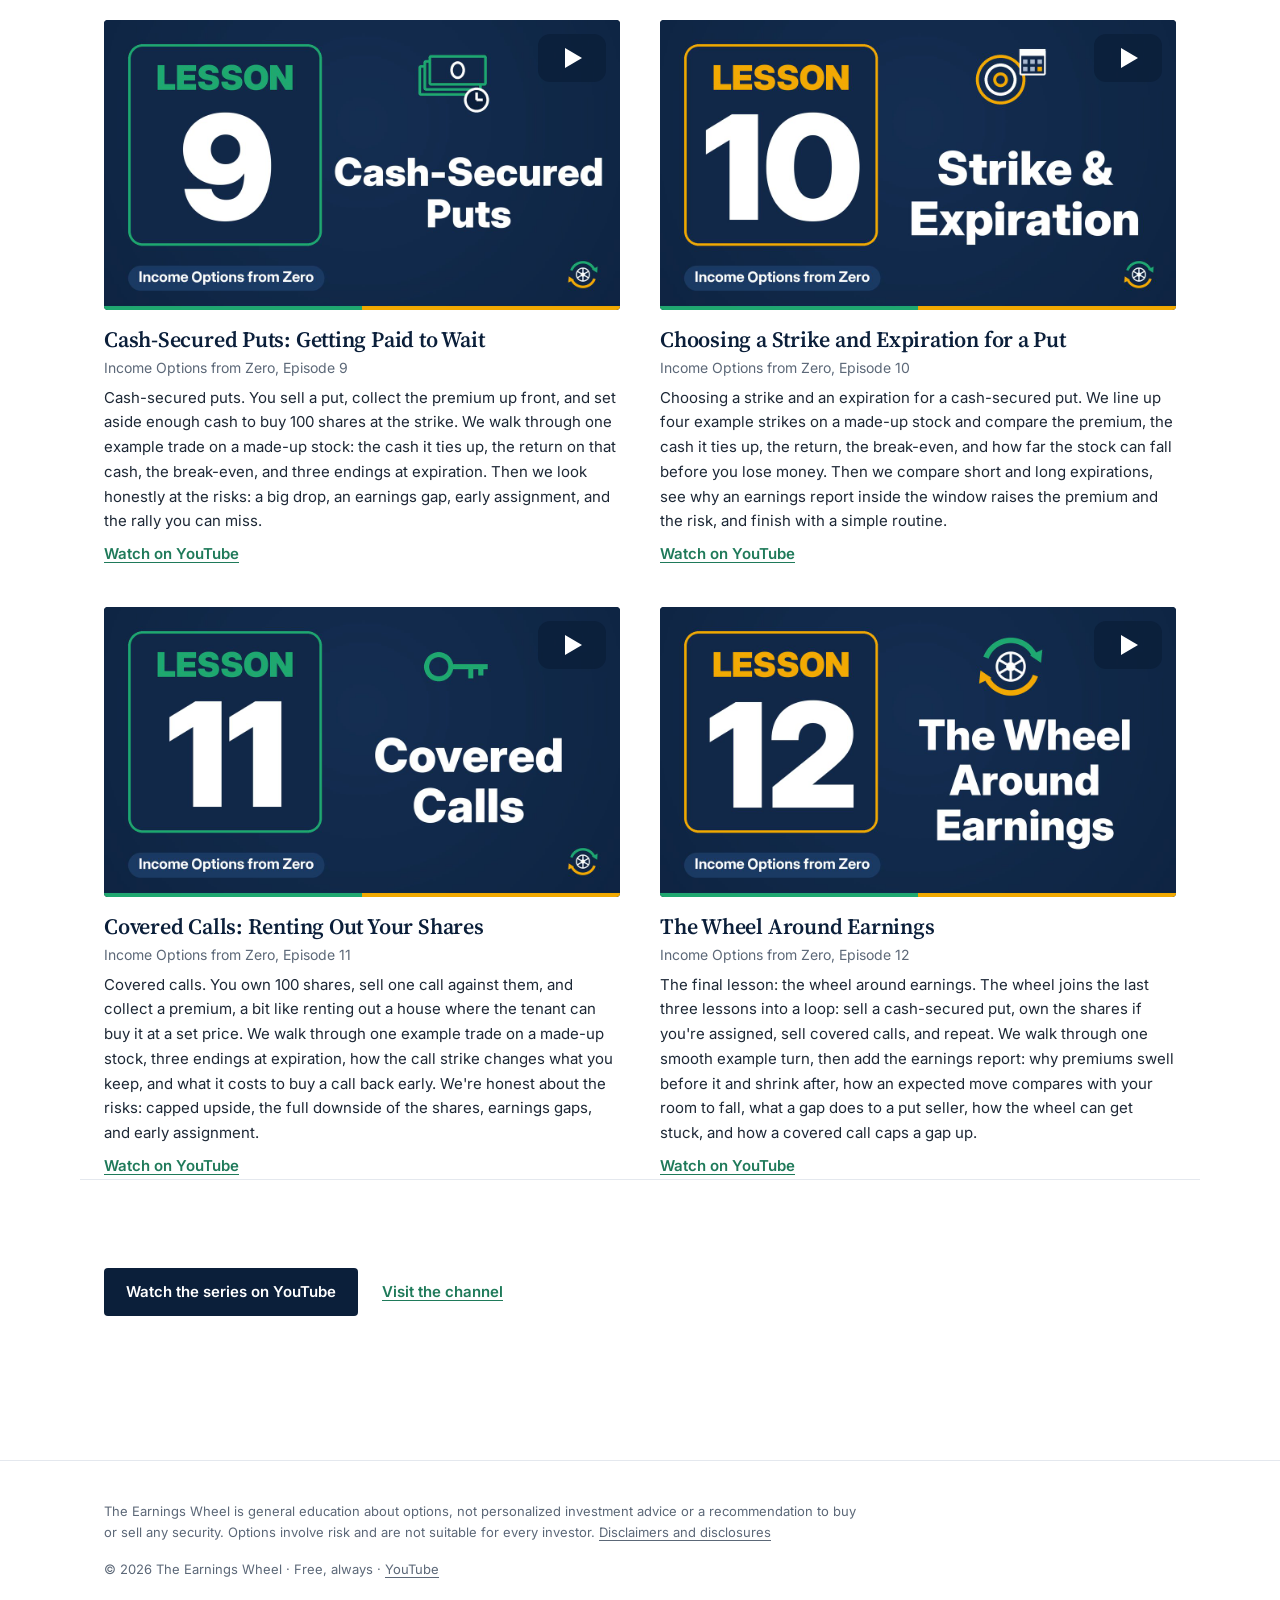
<file: learn.html>
<!doctype html>
<html lang="en">
<head>
<meta charset="utf-8">
<meta name="viewport" content="width=device-width, initial-scale=1">
<title>The Earnings Wheel | Learn</title>
<meta name="description" content="The Income Options from Zero video series and plain-English explainers on options income basics from The Earnings Wheel.">
<meta property="og:title" content="The Earnings Wheel | Learn">
<meta property="og:description" content="The Income Options from Zero video series and plain-English explainers on options income basics from The Earnings Wheel.">
<meta property="og:url" content="https://earningswheel.com/learn.html">
<meta property="og:image" content="https://earningswheel.com/images/og/learn_1200x630.png">
<meta name="twitter:card" content="summary_large_image">
<link rel="icon" href="data:image/svg+xml,%3Csvg xmlns='http://www.w3.org/2000/svg' viewBox='0 0 64 64'%3E%3Crect width='64' height='64' rx='12' fill='%230b1f3a'/%3E%3Ccircle cx='32' cy='32' r='15' fill='none' stroke='%23ffffff' stroke-width='5'/%3E%3Ccircle cx='32' cy='32' r='4' fill='%231f7a5a'/%3E%3C/svg%3E">
<link rel="preconnect" href="https://fonts.googleapis.com">
<link rel="preconnect" href="https://fonts.gstatic.com" crossorigin>
<link rel="stylesheet" href="https://fonts.googleapis.com/css2?family=Inter:wght@400;500;600&amp;family=Source+Serif+4:opsz,wght@8..60,500;8..60,600&amp;display=swap">
<link rel="stylesheet" href="styles.css">
</head>
<body>
<header class="site-header">
  <div class="container header-inner">
    <a class="wordmark" href="index.html">The Earnings Wheel</a>
    <nav class="site-nav" aria-label="Main"><a href="index.html">Home</a><a href="letter.html">The Letter</a><a href="videos.html">Videos</a><a href="learn.html" aria-current="page">Learn</a><a href="about.html">About</a><a href="disclaimers.html">Disclaimers</a></nav>
  </div>
</header>
<main>
<section class="page-head">
  <div class="container prose">
    <img class="page-masthead" src="images/earningswheel_lockup_horizontal_3000_background.png" width="3000" height="722" alt="The Earnings Wheel horizontal navy masthead with wheel icon">
    <h1>Learn</h1>
    <p class="lede">The basics, one idea at a time.</p>
  </div>
</section>
<section class="section">
  <div class="container prose">
    <p>Written explainers on cash-secured puts, covered calls and earnings timing are on the way. Until then, start with the video series below.</p>
  </div>
</section>
<section class="section section-rule" id="income-options-from-zero">
  <div class="container">
    <h2>Income Options from Zero</h2>
    <p>A video series that starts at the beginning. Episode 1 covers what an option is. Later episodes build on it in order.</p>
  </div>
  <div class="container video-list">
    <article id="ep1">
      <div class="video video-poster"><button type="button" class="poster-btn" data-vid="blD7JErmvdY" data-title="What an Option Is" aria-label="Play What an Option Is"><img src="images/lessons/lesson01.jpg" width="1280" height="720" alt="What an Option Is" loading="lazy"><span class="play-icon" aria-hidden="true"></span></button></div>
      <h2>What an Option Is</h2>
      <p class="meta">Income Options from Zero, Episode 1</p>
      <p class="lesson-summary">In plain English: what a call is, what a put is, and what strike, expiration, and premium mean.</p>
      <p class="watch-yt"><a href="https://www.youtube.com/watch?v=blD7JErmvdY" target="_blank" rel="noopener">Watch on YouTube</a></p>
    </article>
    <article id="ep2">
      <div class="video video-poster"><button type="button" class="poster-btn" data-vid="G2BTJiFIh1U" data-title="Buyers vs. Sellers: Who Gets Paid, and What Risk They Take" aria-label="Play Buyers vs. Sellers: Who Gets Paid, and What Risk They Take"><img src="images/lessons/lesson02.jpg" width="1280" height="720" alt="Buyers vs. Sellers: Who Gets Paid, and What Risk They Take" loading="lazy"><span class="play-icon" aria-hidden="true"></span></button></div>
      <h2>Buyers vs. Sellers: Who Gets Paid, and What Risk They Take</h2>
      <p class="meta">Income Options from Zero, Episode 2</p>
      <p class="lesson-summary">Every option has a buyer and a seller. In plain English: long and short, exercise and assignment, why sellers collect the premium up front, and the risk they take on in return. We flip the Episode 1 examples to the seller's side, look at break-even points, and see why covered calls and cash-secured puts back the seller's promise with shares or cash.</p>
      <p class="watch-yt"><a href="https://www.youtube.com/watch?v=G2BTJiFIh1U" target="_blank" rel="noopener">Watch on YouTube</a></p>
    </article>
    <article id="ep3">
      <div class="video video-poster"><button type="button" class="poster-btn" data-vid="feMH30NOBHE" data-title="How to Read an Option Chain" aria-label="Play How to Read an Option Chain"><img src="images/lessons/lesson03.jpg" width="1280" height="720" alt="How to Read an Option Chain" loading="lazy"><span class="play-icon" aria-hidden="true"></span></button></div>
      <h2>How to Read an Option Chain</h2>
      <p class="meta">Income Options from Zero, Episode 3</p>
      <p class="lesson-summary">A plain-English tour of a simulated option chain for a made-up stock: how the screen is laid out, what the bid and ask mean, how to figure the spread and the mid, why wide spreads are a hidden cost, and what volume and open interest tell you (and what they don't).</p>
      <p class="watch-yt"><a href="https://www.youtube.com/watch?v=feMH30NOBHE" target="_blank" rel="noopener">Watch on YouTube</a></p>
    </article>
    <article id="ep4">
      <div class="video video-poster"><button type="button" class="poster-btn" data-vid="MLhCAUb5WIY" data-title="Time Value and Theta" aria-label="Play Time Value and Theta"><img src="images/lessons/lesson04.jpg" width="1280" height="720" alt="Time Value and Theta" loading="lazy"><span class="play-icon" aria-hidden="true"></span></button></div>
      <h2>Time Value and Theta</h2>
      <p class="meta">Income Options from Zero, Episode 4</p>
      <p class="lesson-summary">Every option premium is intrinsic value plus time value. We break down the difference with a made-up stock, watch time value leak away as expiration gets closer, and meet theta, the estimated daily decay. You'll see why decay speeds up in the final weeks, why that tends to help option sellers and hurt buyers, and why it doesn't protect a seller from a big move, assignment, or losses.</p>
      <p class="watch-yt"><a href="https://www.youtube.com/watch?v=MLhCAUb5WIY" target="_blank" rel="noopener">Watch on YouTube</a></p>
    </article>
    <article id="ep5">
      <div class="video video-poster"><button type="button" class="poster-btn" data-vid="GBlg5NvwfsE" data-title="Calls and Puts in Plain English" aria-label="Play Calls and Puts in Plain English"><img src="images/lessons/lesson05.jpg" width="1280" height="720" alt="Calls and Puts in Plain English" loading="lazy"><span class="play-icon" aria-hidden="true"></span></button></div>
      <h2>Calls and Puts in Plain English</h2>
      <p class="meta">Income Options from Zero, Episode 5</p>
      <p class="lesson-summary">A call is the right to buy, a put is the right to sell, and every option has a buyer and a seller. In this lesson we line up all four seats, then walk a call and a put through expiration with made-up numbers: what each is worth, where each buyer breaks even (strike plus premium for a call, strike minus premium for a put), and what the seller on the other side gains or loses. We finish with in, at, and out of the money, and where income strategies fit.</p>
      <p class="watch-yt"><a href="https://www.youtube.com/watch?v=GBlg5NvwfsE" target="_blank" rel="noopener">Watch on YouTube</a></p>
    </article>
    <article id="ep6">
      <div class="video video-poster"><button type="button" class="poster-btn" data-vid="wKeFzezw7wU" data-title="Delta: How Much an Option Moves" aria-label="Play Delta: How Much an Option Moves"><img src="images/lessons/lesson06.jpg" width="1280" height="720" alt="Delta: How Much an Option Moves" loading="lazy"><span class="play-icon" aria-hidden="true"></span></button></div>
      <h2>Delta: How Much an Option Moves</h2>
      <p class="meta">Income Options from Zero, Episode 6</p>
      <p class="lesson-summary">Delta estimates how much an option's price changes when the stock moves $1, with everything else held still. Using a made-up stock and a simulated chain, we work through a call with a delta of 0.50 and a put with a delta of minus 0.20, read deltas across strikes, and look at three ways to think about delta: as a price estimate, as a share count, and as a rough rule of thumb for the chance an option finishes in the money. Then we flip to the seller's side and see why delta is only a starting estimate that changes as the stock moves and as expiration gets close.</p>
      <p class="watch-yt"><a href="https://www.youtube.com/watch?v=wKeFzezw7wU" target="_blank" rel="noopener">Watch on YouTube</a></p>
    </article>
    <article id="ep7">
      <div class="video video-poster"><button type="button" class="poster-btn" data-vid="FfRhEVKxBE8" data-title="Implied Volatility: Why Premiums Swell and Shrink" aria-label="Play Implied Volatility: Why Premiums Swell and Shrink"><img src="images/lessons/lesson07.jpg" width="1280" height="720" alt="Implied Volatility: Why Premiums Swell and Shrink" loading="lazy"><span class="play-icon" aria-hidden="true"></span></button></div>
      <h2>Implied Volatility: Why Premiums Swell and Shrink</h2>
      <p class="meta">Income Options from Zero, Episode 7</p>
      <p class="lesson-summary">Implied volatility (IV) is the size of the moves the market is pricing into an option. It's about how big, not which way. With a made-up stock and simple rules of thumb, we compare the same put at 20% and 40% IV, meet vega, turn a yearly IV into a rough expected move, and walk through a volatility crush after an earnings report, where the stock doesn't move but the put loses about two-thirds of its price. Then we look at the other side: why high IV isn't free money for a seller when the stock does make a big move.</p>
      <p class="watch-yt"><a href="https://www.youtube.com/watch?v=FfRhEVKxBE8" target="_blank" rel="noopener">Watch on YouTube</a></p>
    </article>
    <article id="ep8">
      <div class="video video-poster"><button type="button" class="poster-btn" data-vid="bnIqoilWPnk" data-title="Selling Short vs. Selling a Put" aria-label="Play Selling Short vs. Selling a Put"><img src="images/lessons/lesson08.jpg" width="1280" height="720" alt="Selling Short vs. Selling a Put" loading="lazy"><span class="play-icon" aria-hidden="true"></span></button></div>
      <h2>Selling Short vs. Selling a Put</h2>
      <p class="meta">Income Options from Zero, Episode 8</p>
      <p class="lesson-summary">Selling a stock short and selling a put both start with "sell," but they're close to opposite trades. A short seller borrows shares, sells them, and wants the stock to fall, with no limit on the possible loss. A put seller promises to buy shares at the strike in exchange for a premium, and wants the stock to stay above that strike. With made-up numbers, we walk both through the same moves, compare the most each can make and lose, look at the put seller's break-even and worst case, and see how the two look on an order ticket.</p>
      <p class="watch-yt"><a href="https://www.youtube.com/watch?v=bnIqoilWPnk" target="_blank" rel="noopener">Watch on YouTube</a></p>
    </article>
    <article id="ep9">
      <div class="video video-poster"><button type="button" class="poster-btn" data-vid="bx4OYGjazks" data-title="Cash-Secured Puts: Getting Paid to Wait" aria-label="Play Cash-Secured Puts: Getting Paid to Wait"><img src="images/lessons/lesson09.jpg" width="1280" height="720" alt="Cash-Secured Puts: Getting Paid to Wait" loading="lazy"><span class="play-icon" aria-hidden="true"></span></button></div>
      <h2>Cash-Secured Puts: Getting Paid to Wait</h2>
      <p class="meta">Income Options from Zero, Episode 9</p>
      <p class="lesson-summary">Cash-secured puts. You sell a put, collect the premium up front, and set aside enough cash to buy 100 shares at the strike. We walk through one example trade on a made-up stock: the cash it ties up, the return on that cash, the break-even, and three endings at expiration. Then we look honestly at the risks: a big drop, an earnings gap, early assignment, and the rally you can miss.</p>
      <p class="watch-yt"><a href="https://www.youtube.com/watch?v=bx4OYGjazks" target="_blank" rel="noopener">Watch on YouTube</a></p>
    </article>
    <article id="ep10">
      <div class="video video-poster"><button type="button" class="poster-btn" data-vid="phlShRo6cU4" data-title="Choosing a Strike and Expiration for a Put" aria-label="Play Choosing a Strike and Expiration for a Put"><img src="images/lessons/lesson10.jpg" width="1280" height="720" alt="Choosing a Strike and Expiration for a Put" loading="lazy"><span class="play-icon" aria-hidden="true"></span></button></div>
      <h2>Choosing a Strike and Expiration for a Put</h2>
      <p class="meta">Income Options from Zero, Episode 10</p>
      <p class="lesson-summary">Choosing a strike and an expiration for a cash-secured put. We line up four example strikes on a made-up stock and compare the premium, the cash it ties up, the return, the break-even, and how far the stock can fall before you lose money. Then we compare short and long expirations, see why an earnings report inside the window raises the premium and the risk, and finish with a simple routine.</p>
      <p class="watch-yt"><a href="https://www.youtube.com/watch?v=phlShRo6cU4" target="_blank" rel="noopener">Watch on YouTube</a></p>
    </article>
    <article id="ep11">
      <div class="video video-poster"><button type="button" class="poster-btn" data-vid="2r2S12DVYx4" data-title="Covered Calls: Renting Out Your Shares" aria-label="Play Covered Calls: Renting Out Your Shares"><img src="images/lessons/lesson11.jpg" width="1280" height="720" alt="Covered Calls: Renting Out Your Shares" loading="lazy"><span class="play-icon" aria-hidden="true"></span></button></div>
      <h2>Covered Calls: Renting Out Your Shares</h2>
      <p class="meta">Income Options from Zero, Episode 11</p>
      <p class="lesson-summary">Covered calls. You own 100 shares, sell one call against them, and collect a premium, a bit like renting out a house where the tenant can buy it at a set price. We walk through one example trade on a made-up stock, three endings at expiration, how the call strike changes what you keep, and what it costs to buy a call back early. We're honest about the risks: capped upside, the full downside of the shares, earnings gaps, and early assignment.</p>
      <p class="watch-yt"><a href="https://www.youtube.com/watch?v=2r2S12DVYx4" target="_blank" rel="noopener">Watch on YouTube</a></p>
    </article>
    <article id="ep12">
      <div class="video video-poster"><button type="button" class="poster-btn" data-vid="MeqRPv7oJ80" data-title="The Wheel Around Earnings" aria-label="Play The Wheel Around Earnings"><img src="images/lessons/lesson12.jpg" width="1280" height="720" alt="The Wheel Around Earnings" loading="lazy"><span class="play-icon" aria-hidden="true"></span></button></div>
      <h2>The Wheel Around Earnings</h2>
      <p class="meta">Income Options from Zero, Episode 12</p>
      <p class="lesson-summary">The final lesson: the wheel around earnings. The wheel joins the last three lessons into a loop: sell a cash-secured put, own the shares if you're assigned, sell covered calls, and repeat. We walk through one smooth example turn, then add the earnings report: why premiums swell before it and shrink after, how an expected move compares with your room to fall, what a gap does to a put seller, how the wheel can get stuck, and how a covered call caps a gap up.</p>
      <p class="watch-yt"><a href="https://www.youtube.com/watch?v=MeqRPv7oJ80" target="_blank" rel="noopener">Watch on YouTube</a></p>
    </article>
  </div>
  <div class="container">
    <p class="actions"><a class="button" href="https://www.youtube.com/playlist?list=PLWsv0Xh7Suto" target="_blank" rel="noopener">Watch the series on YouTube</a><a href="https://www.youtube.com/@EarningsWheel" target="_blank" rel="noopener" class="text-link">Visit the channel</a></p>
  </div>
</section>

</main>
<footer class="site-footer">
  <div class="container">
    <p class="footer-note">The Earnings Wheel is general education about options, not personalized investment advice or a recommendation to buy or sell any security. Options involve risk and are not suitable for every investor. <a href="disclaimers.html">Disclaimers and disclosures</a></p>
    <p class="footer-meta">&copy; 2026 The Earnings Wheel &middot; Free, always &middot; <a href="https://www.youtube.com/@EarningsWheel" target="_blank" rel="noopener">YouTube</a></p>
  </div>
</footer>
<script>document.addEventListener("click",function(e){var b=e.target.closest(".poster-btn");if(!b)return;var f=document.createElement("iframe");f.src="https://www.youtube-nocookie.com/embed/"+b.dataset.vid+"?autoplay=1";f.title=b.dataset.title;f.allow="accelerometer; autoplay; clipboard-write; encrypted-media; gyroscope; picture-in-picture; web-share";f.referrerPolicy="strict-origin-when-cross-origin";f.allowFullscreen=true;b.replaceWith(f);});</script>
</body>
</html>
</file>
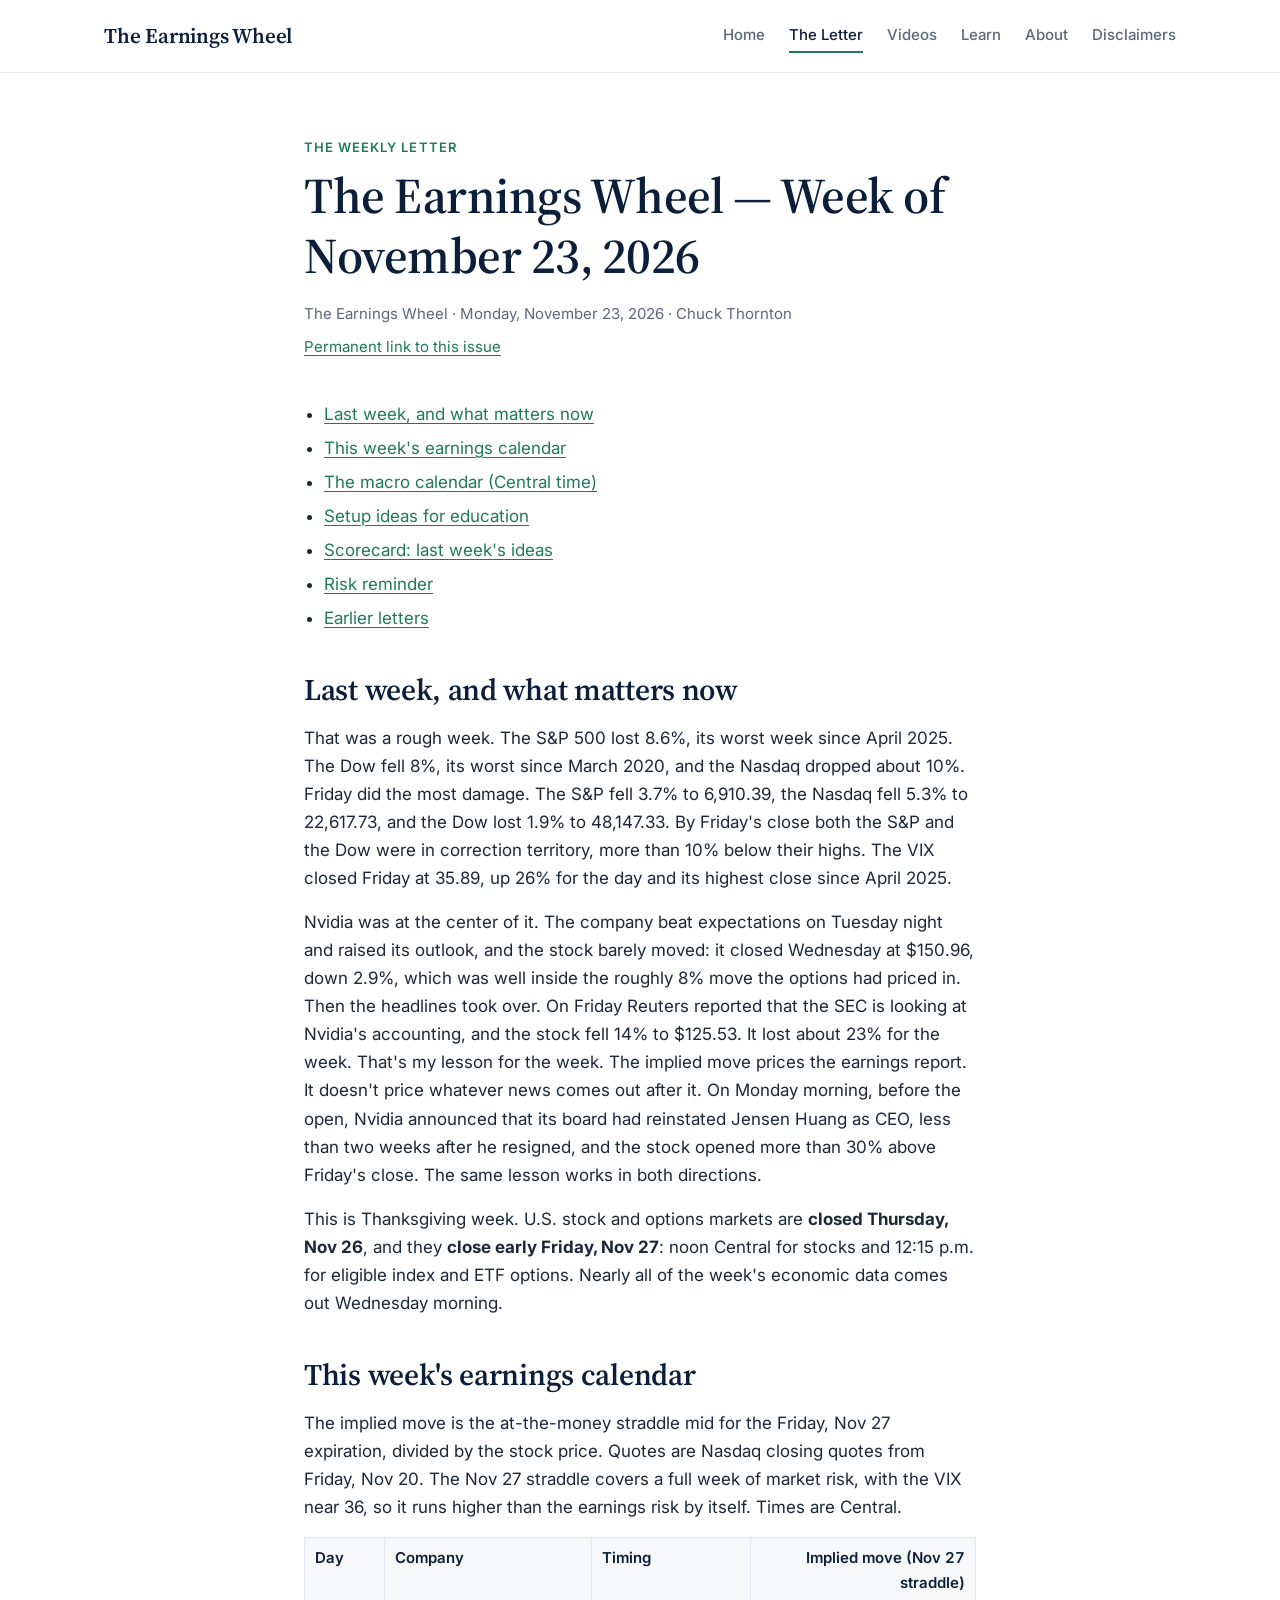
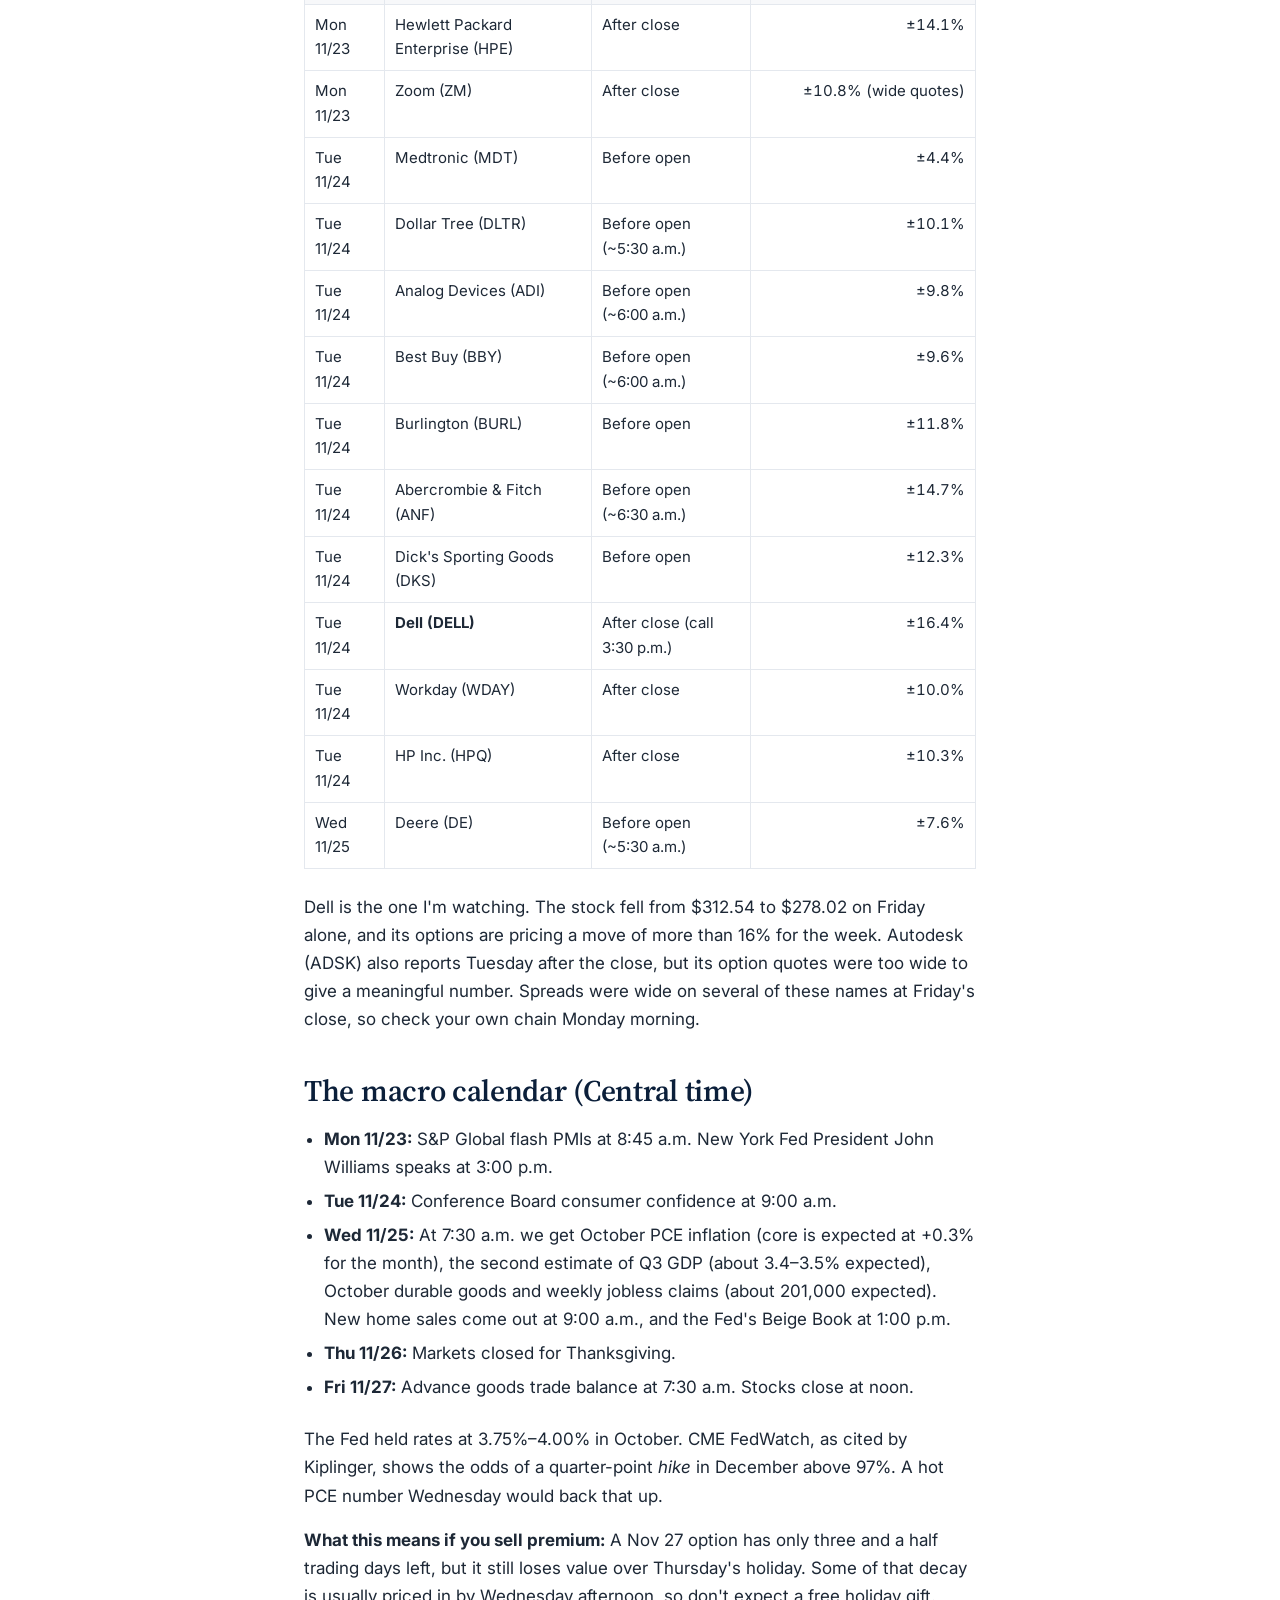
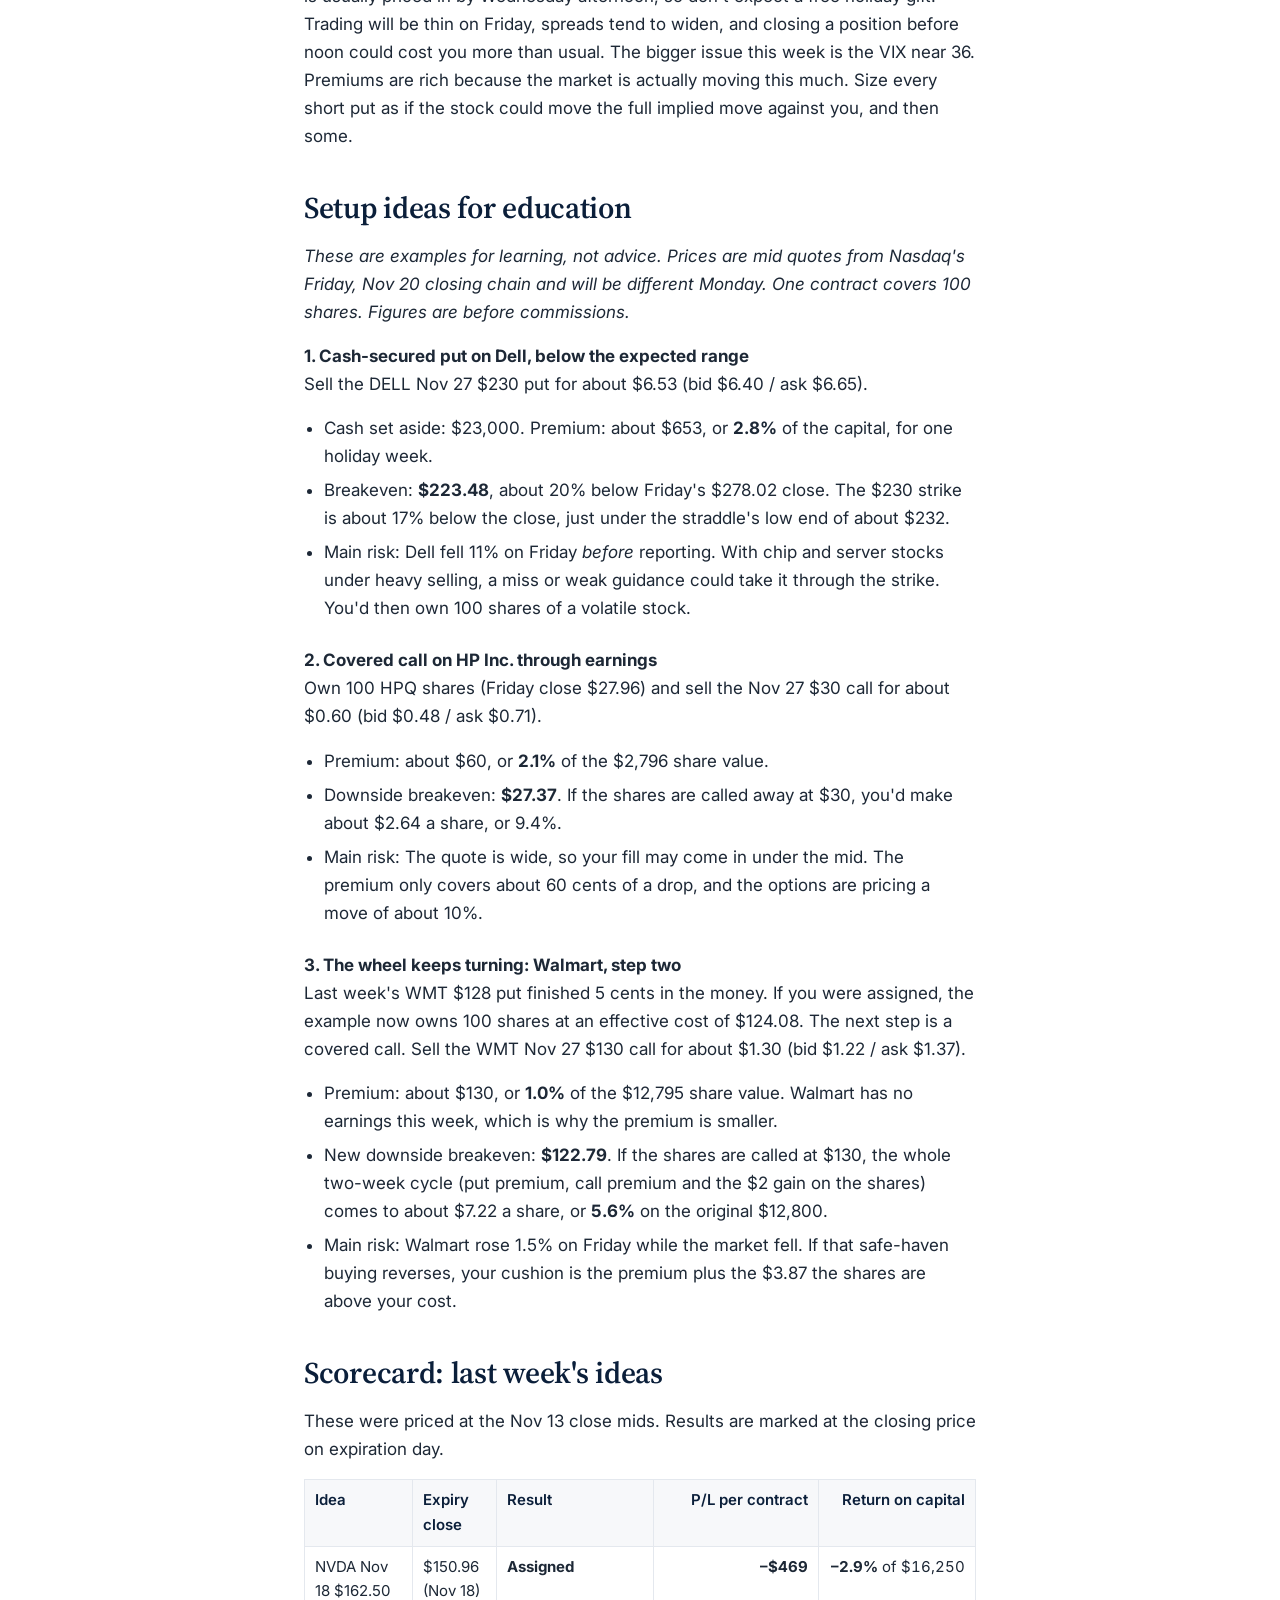
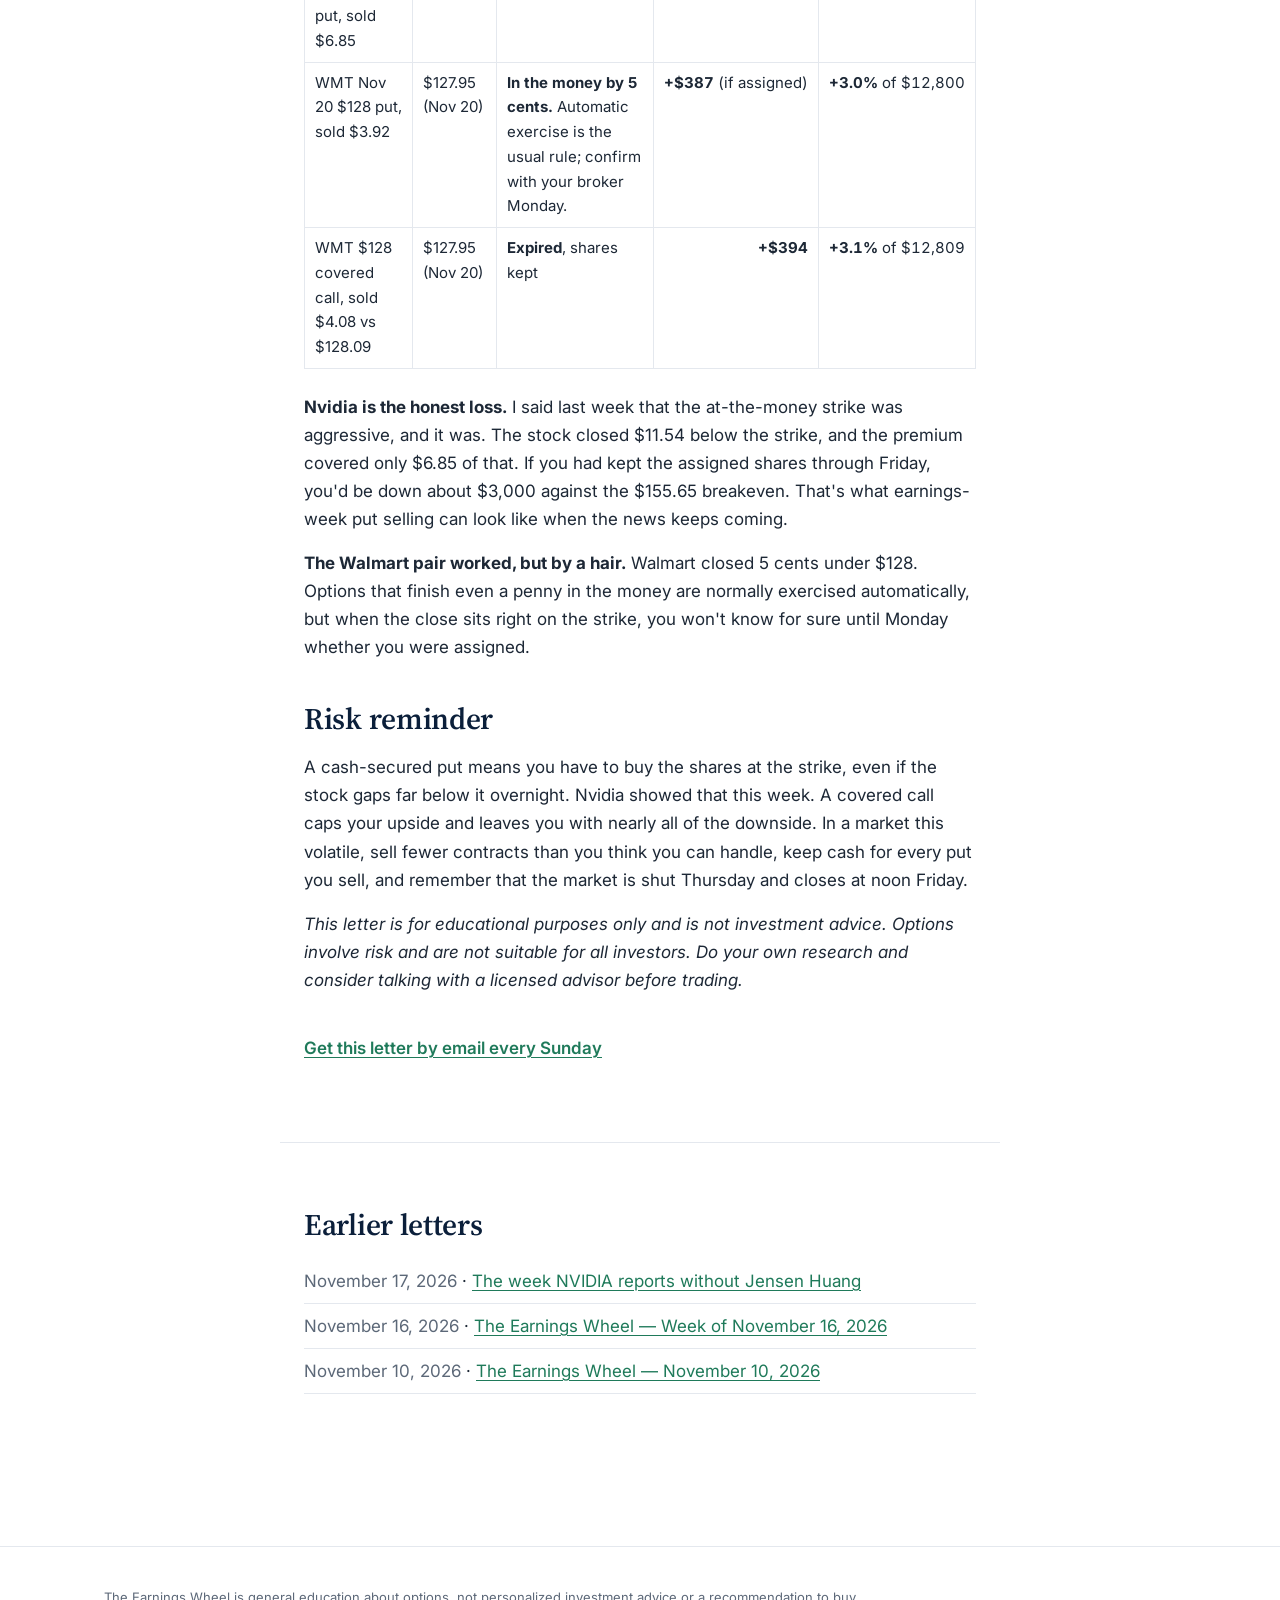
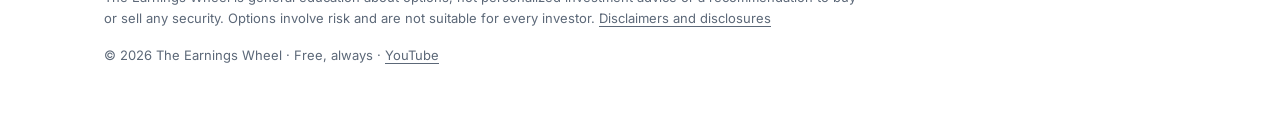
<file: letter.html>
<!doctype html>
<html lang="en">
<head>
<meta charset="utf-8">
<meta name="viewport" content="width=device-width, initial-scale=1">
<title>The Earnings Wheel | The Letter — Week of November 23, 2026</title>
<meta name="description" content="The Earnings Wheel for the week of November 23, 2026: a rough week for stocks, Nvidia's swings, the Thanksgiving-week earnings calendar with implied moves, three setup ideas for education and last week's scorecard. By Chuck Thornton.">
<meta property="og:title" content="The Earnings Wheel | The Letter — Week of November 23, 2026">
<meta property="og:description" content="The Earnings Wheel for the week of November 23, 2026: a rough week for stocks, Nvidia's swings, the Thanksgiving-week earnings calendar with implied moves, three setup ideas for education and last week's scorecard. By Chuck Thornton.">
<meta property="og:url" content="https://earningswheel.com/letter.html">
<meta property="og:image" content="https://earningswheel.com/images/og/letter_1200x630.png">
<meta name="twitter:card" content="summary_large_image">
<link rel="icon" href="data:image/svg+xml,%3Csvg xmlns='http://www.w3.org/2000/svg' viewBox='0 0 64 64'%3E%3Crect width='64' height='64' rx='12' fill='%230b1f3a'/%3E%3Ccircle cx='32' cy='32' r='15' fill='none' stroke='%23ffffff' stroke-width='5'/%3E%3Ccircle cx='32' cy='32' r='4' fill='%231f7a5a'/%3E%3C/svg%3E">
<link rel="preconnect" href="https://fonts.googleapis.com">
<link rel="preconnect" href="https://fonts.gstatic.com" crossorigin>
<link rel="stylesheet" href="https://fonts.googleapis.com/css2?family=Inter:wght@400;500;600&amp;family=Source+Serif+4:opsz,wght@8..60,500;8..60,600&amp;display=swap">
<link rel="stylesheet" href="styles.css">
</head>
<body>
<header class="site-header">
  <div class="container header-inner">
    <a class="wordmark" href="index.html">The Earnings Wheel</a>
    <nav class="site-nav" aria-label="Main"><a href="index.html">Home</a><a href="letter.html" aria-current="page">The Letter</a><a href="videos.html">Videos</a><a href="learn.html">Learn</a><a href="about.html">About</a><a href="disclaimers.html">Disclaimers</a></nav>
  </div>
</header>
<main>
<section class="page-head letter-head">
  <div class="container prose">
    <p class="eyebrow">The weekly letter</p>
    <h1>The Earnings Wheel — Week of November 23, 2026</h1>
    <p class="letter-byline">The Earnings Wheel · Monday, November 23, 2026 · Chuck Thornton</p>
    <p class="letter-permalink note"><a href="letters/2026-11-23.html">Permanent link to this issue</a></p>
  </div>
</section>
<section class="section">
  <div class="container prose letter-issue">
    <nav class="letter-toc" aria-label="Contents">
      <ul>
        <li><a href="#nov23-last-week">Last week, and what matters now</a></li>
        <li><a href="#nov23-earnings-calendar">This week's earnings calendar</a></li>
        <li><a href="#nov23-macro-calendar">The macro calendar (Central time)</a></li>
        <li><a href="#nov23-setup-ideas">Setup ideas for education</a></li>
        <li><a href="#nov23-scorecard">Scorecard: last week's ideas</a></li>
        <li><a href="#nov23-risk-reminder">Risk reminder</a></li>
        <li><a href="#earlier-letters">Earlier letters</a></li>
      </ul>
    </nav>

    <h2 id="nov23-last-week">Last week, and what matters now</h2>
    <p>That was a rough week. The S&amp;P 500 lost 8.6%, its worst week since April 2025. The Dow fell 8%, its worst since March 2020, and the Nasdaq dropped about 10%. Friday did the most damage. The S&amp;P fell 3.7% to 6,910.39, the Nasdaq fell 5.3% to 22,617.73, and the Dow lost 1.9% to 48,147.33. By Friday's close both the S&amp;P and the Dow were in correction territory, more than 10% below their highs. The VIX closed Friday at 35.89, up 26% for the day and its highest close since April 2025.</p>
    <p>Nvidia was at the center of it. The company beat expectations on Tuesday night and raised its outlook, and the stock barely moved: it closed Wednesday at $150.96, down 2.9%, which was well inside the roughly 8% move the options had priced in. Then the headlines took over. On Friday Reuters reported that the SEC is looking at Nvidia's accounting, and the stock fell 14% to $125.53. It lost about 23% for the week. That's my lesson for the week. The implied move prices the earnings report. It doesn't price whatever news comes out after it. On Monday morning, before the open, Nvidia announced that its board had reinstated Jensen Huang as CEO, less than two weeks after he resigned, and the stock opened more than 30% above Friday's close. The same lesson works in both directions.</p>
    <p>This is Thanksgiving week. U.S. stock and options markets are <strong>closed Thursday, Nov 26</strong>, and they <strong>close early Friday, Nov 27</strong>: noon Central for stocks and 12:15 p.m. for eligible index and ETF options. Nearly all of the week's economic data comes out Wednesday morning.</p>
    <h2 id="nov23-earnings-calendar">This week's earnings calendar</h2>
    <p>The implied move is the at-the-money straddle mid for the Friday, Nov 27 expiration, divided by the stock price. Quotes are Nasdaq closing quotes from Friday, Nov 20. The Nov 27 straddle covers a full week of market risk, with the VIX near 36, so it runs higher than the earnings risk by itself. Times are Central.</p>
    <div class="table-wrap">
    <table class="letter-table">
    <thead>
    <tr><th>Day</th><th>Company</th><th>Timing</th><th class="num">Implied move (Nov 27 straddle)</th></tr>
    </thead>
    <tbody>
    <tr><td>Mon 11/23</td><td>Hewlett Packard Enterprise (HPE)</td><td>After close</td><td class="num">±14.1%</td></tr>
    <tr><td>Mon 11/23</td><td>Zoom (ZM)</td><td>After close</td><td class="num">±10.8% (wide quotes)</td></tr>
    <tr><td>Tue 11/24</td><td>Medtronic (MDT)</td><td>Before open</td><td class="num">±4.4%</td></tr>
    <tr><td>Tue 11/24</td><td>Dollar Tree (DLTR)</td><td>Before open (~5:30 a.m.)</td><td class="num">±10.1%</td></tr>
    <tr><td>Tue 11/24</td><td>Analog Devices (ADI)</td><td>Before open (~6:00 a.m.)</td><td class="num">±9.8%</td></tr>
    <tr><td>Tue 11/24</td><td>Best Buy (BBY)</td><td>Before open (~6:00 a.m.)</td><td class="num">±9.6%</td></tr>
    <tr><td>Tue 11/24</td><td>Burlington (BURL)</td><td>Before open</td><td class="num">±11.8%</td></tr>
    <tr><td>Tue 11/24</td><td>Abercrombie &amp; Fitch (ANF)</td><td>Before open (~6:30 a.m.)</td><td class="num">±14.7%</td></tr>
    <tr><td>Tue 11/24</td><td>Dick's Sporting Goods (DKS)</td><td>Before open</td><td class="num">±12.3%</td></tr>
    <tr><td>Tue 11/24</td><td><strong>Dell (DELL)</strong></td><td>After close (call 3:30 p.m.)</td><td class="num">±16.4%</td></tr>
    <tr><td>Tue 11/24</td><td>Workday (WDAY)</td><td>After close</td><td class="num">±10.0%</td></tr>
    <tr><td>Tue 11/24</td><td>HP Inc. (HPQ)</td><td>After close</td><td class="num">±10.3%</td></tr>
    <tr><td>Wed 11/25</td><td>Deere (DE)</td><td>Before open (~5:30 a.m.)</td><td class="num">±7.6%</td></tr>
    </tbody>
    </table>
    </div>
    <p>Dell is the one I'm watching. The stock fell from $312.54 to $278.02 on Friday alone, and its options are pricing a move of more than 16% for the week. Autodesk (ADSK) also reports Tuesday after the close, but its option quotes were too wide to give a meaningful number. Spreads were wide on several of these names at Friday's close, so check your own chain Monday morning.</p>
    <h2 id="nov23-macro-calendar">The macro calendar (Central time)</h2>
    <ul>
    <li><strong>Mon 11/23:</strong> S&amp;P Global flash PMIs at 8:45 a.m. New York Fed President John Williams speaks at 3:00 p.m.</li>
    <li><strong>Tue 11/24:</strong> Conference Board consumer confidence at 9:00 a.m.</li>
    <li><strong>Wed 11/25:</strong> At 7:30 a.m. we get October PCE inflation (core is expected at +0.3% for the month), the second estimate of Q3 GDP (about 3.4–3.5% expected), October durable goods and weekly jobless claims (about 201,000 expected). New home sales come out at 9:00 a.m., and the Fed's Beige Book at 1:00 p.m.</li>
    <li><strong>Thu 11/26:</strong> Markets closed for Thanksgiving.</li>
    <li><strong>Fri 11/27:</strong> Advance goods trade balance at 7:30 a.m. Stocks close at noon.</li>
    </ul>
    <p>The Fed held rates at 3.75%–4.00% in October. CME FedWatch, as cited by Kiplinger, shows the odds of a quarter-point <em>hike</em> in December above 97%. A hot PCE number Wednesday would back that up.</p>
    <p><strong>What this means if you sell premium:</strong> A Nov 27 option has only three and a half trading days left, but it still loses value over Thursday's holiday. Some of that decay is usually priced in by Wednesday afternoon, so don't expect a free holiday gift. Trading will be thin on Friday, spreads tend to widen, and closing a position before noon could cost you more than usual. The bigger issue this week is the VIX near 36. Premiums are rich because the market is actually moving this much. Size every short put as if the stock could move the full implied move against you, and then some.</p>
    <h2 id="nov23-setup-ideas">Setup ideas for education</h2>
    <p><em>These are examples for learning, not advice. Prices are mid quotes from Nasdaq's Friday, Nov 20 closing chain and will be different Monday. One contract covers 100 shares. Figures are before commissions.</em></p>
    <p><strong>1. Cash-secured put on Dell, below the expected range</strong><br>
    Sell the DELL Nov 27 $230 put for about $6.53 (bid $6.40 / ask $6.65).</p>
    <ul>
    <li>Cash set aside: $23,000. Premium: about $653, or <strong>2.8%</strong> of the capital, for one holiday week.</li>
    <li>Breakeven: <strong>$223.48</strong>, about 20% below Friday's $278.02 close. The $230 strike is about 17% below the close, just under the straddle's low end of about $232.</li>
    <li>Main risk: Dell fell 11% on Friday <em>before</em> reporting. With chip and server stocks under heavy selling, a miss or weak guidance could take it through the strike. You'd then own 100 shares of a volatile stock.</li>
    </ul>
    <p><strong>2. Covered call on HP Inc. through earnings</strong><br>
    Own 100 HPQ shares (Friday close $27.96) and sell the Nov 27 $30 call for about $0.60 (bid $0.48 / ask $0.71).</p>
    <ul>
    <li>Premium: about $60, or <strong>2.1%</strong> of the $2,796 share value.</li>
    <li>Downside breakeven: <strong>$27.37</strong>. If the shares are called away at $30, you'd make about $2.64 a share, or 9.4%.</li>
    <li>Main risk: The quote is wide, so your fill may come in under the mid. The premium only covers about 60 cents of a drop, and the options are pricing a move of about 10%.</li>
    </ul>
    <p><strong>3. The wheel keeps turning: Walmart, step two</strong><br>
    Last week's WMT $128 put finished 5 cents in the money. If you were assigned, the example now owns 100 shares at an effective cost of $124.08. The next step is a covered call. Sell the WMT Nov 27 $130 call for about $1.30 (bid $1.22 / ask $1.37).</p>
    <ul>
    <li>Premium: about $130, or <strong>1.0%</strong> of the $12,795 share value. Walmart has no earnings this week, which is why the premium is smaller.</li>
    <li>New downside breakeven: <strong>$122.79</strong>. If the shares are called at $130, the whole two-week cycle (put premium, call premium and the $2 gain on the shares) comes to about $7.22 a share, or <strong>5.6%</strong> on the original $12,800.</li>
    <li>Main risk: Walmart rose 1.5% on Friday while the market fell. If that safe-haven buying reverses, your cushion is the premium plus the $3.87 the shares are above your cost.</li>
    </ul>
    <h2 id="nov23-scorecard">Scorecard: last week's ideas</h2>
    <p>These were priced at the Nov 13 close mids. Results are marked at the closing price on expiration day.</p>
    <div class="table-wrap">
    <table class="letter-table">
    <thead>
    <tr><th>Idea</th><th>Expiry close</th><th>Result</th><th class="num">P/L per contract</th><th class="num">Return on capital</th></tr>
    </thead>
    <tbody>
    <tr><td>NVDA Nov 18 $162.50 put, sold $6.85</td><td>$150.96 (Nov 18)</td><td><strong>Assigned</strong></td><td class="num"><strong>–$469</strong></td><td class="num"><strong>–2.9%</strong> of $16,250</td></tr>
    <tr><td>WMT Nov 20 $128 put, sold $3.92</td><td>$127.95 (Nov 20)</td><td><strong>In the money by 5 cents.</strong> Automatic exercise is the usual rule; confirm with your broker Monday.</td><td class="num"><strong>+$387</strong> (if assigned)</td><td class="num"><strong>+3.0%</strong> of $12,800</td></tr>
    <tr><td>WMT $128 covered call, sold $4.08 vs $128.09</td><td>$127.95 (Nov 20)</td><td><strong>Expired</strong>, shares kept</td><td class="num"><strong>+$394</strong></td><td class="num"><strong>+3.1%</strong> of $12,809</td></tr>
    </tbody>
    </table>
    </div>
    <p><strong>Nvidia is the honest loss.</strong> I said last week that the at-the-money strike was aggressive, and it was. The stock closed $11.54 below the strike, and the premium covered only $6.85 of that. If you had kept the assigned shares through Friday, you'd be down about $3,000 against the $155.65 breakeven. That's what earnings-week put selling can look like when the news keeps coming.</p>
    <p><strong>The Walmart pair worked, but by a hair.</strong> Walmart closed 5 cents under $128. Options that finish even a penny in the money are normally exercised automatically, but when the close sits right on the strike, you won't know for sure until Monday whether you were assigned.</p>
    <h2 id="nov23-risk-reminder">Risk reminder</h2>
    <p>A cash-secured put means you have to buy the shares at the strike, even if the stock gaps far below it overnight. Nvidia showed that this week. A covered call caps your upside and leaves you with nearly all of the downside. In a market this volatile, sell fewer contracts than you think you can handle, keep cash for every put you sell, and remember that the market is shut Thursday and closes at noon Friday.</p>
    <p id="nov23-disclaimer"><em>This letter is for educational purposes only and is not investment advice. Options involve risk and are not suitable for all investors. Do your own research and consider talking with a licensed advisor before trading.</em></p>
    <p class="letter-email"><a href="https://earningswheel.substack.com" target="_blank" rel="noopener">Get this letter by email every Sunday</a></p>
  </div>
</section>
<section class="section section-rule" id="earlier-letters">
  <div class="container prose letter-archive">
    <h2 id="earlier-issues">Earlier letters</h2>
    <ul class="letter-archive-list">
      <li><time datetime="2026-11-17">November 17, 2026</time> &middot; <a href="letters/2026-11-17.html">The week NVIDIA reports without Jensen Huang</a></li>
      <li><time datetime="2026-11-16">November 16, 2026</time> &middot; <a href="letters/2026-11-16.html">The Earnings Wheel — Week of November 16, 2026</a></li>
      <li><time datetime="2026-11-10">November 10, 2026</time> &middot; <a href="letters/2026-11-10.html">The Earnings Wheel — November 10, 2026</a></li>
    </ul>
  </div>
</section>
<script>(function(){var h=decodeURIComponent(location.hash.slice(1));if(!h||document.getElementById(h))return;var m={"nov17-the-calendar":"2026-11-17","nov17-the-big-names":"2026-11-17","nov17-my-10-stocks-ranked-by-expected-move":"2026-11-17","nov17-my-top-three":"2026-11-17","nov17-nvidia":"2026-11-17","nov17-palo-alto-networks":"2026-11-17","nov17-target":"2026-11-17","nov17-one-important-note":"2026-11-17","nov17-disclaimer":"2026-11-17","last-week":"2026-11-16","earnings-calendar":"2026-11-16","macro-calendar":"2026-11-16","setup-ideas":"2026-11-16","scorecard":"2026-11-16","risk-reminder":"2026-11-16","disclaimer":"2026-11-16","opening":"2026-11-10","calendar":"2026-11-10","closes":"2026-11-10","crwv":"2026-11-10","csco":"2026-11-10","amat":"2026-11-10","risk-rule":"2026-11-10","nov10-disclaimer":"2026-11-10"};if(m[h])location.replace("letters/"+m[h]+".html#"+h);})();</script>

</main>
<footer class="site-footer">
  <div class="container">
    <p class="footer-note">The Earnings Wheel is general education about options, not personalized investment advice or a recommendation to buy or sell any security. Options involve risk and are not suitable for every investor. <a href="disclaimers.html">Disclaimers and disclosures</a></p>
    <p class="footer-meta">&copy; 2026 The Earnings Wheel &middot; Free, always &middot; <a href="https://www.youtube.com/@EarningsWheel" target="_blank" rel="noopener">YouTube</a></p>
  </div>
</footer>

</body>
</html>
</file>
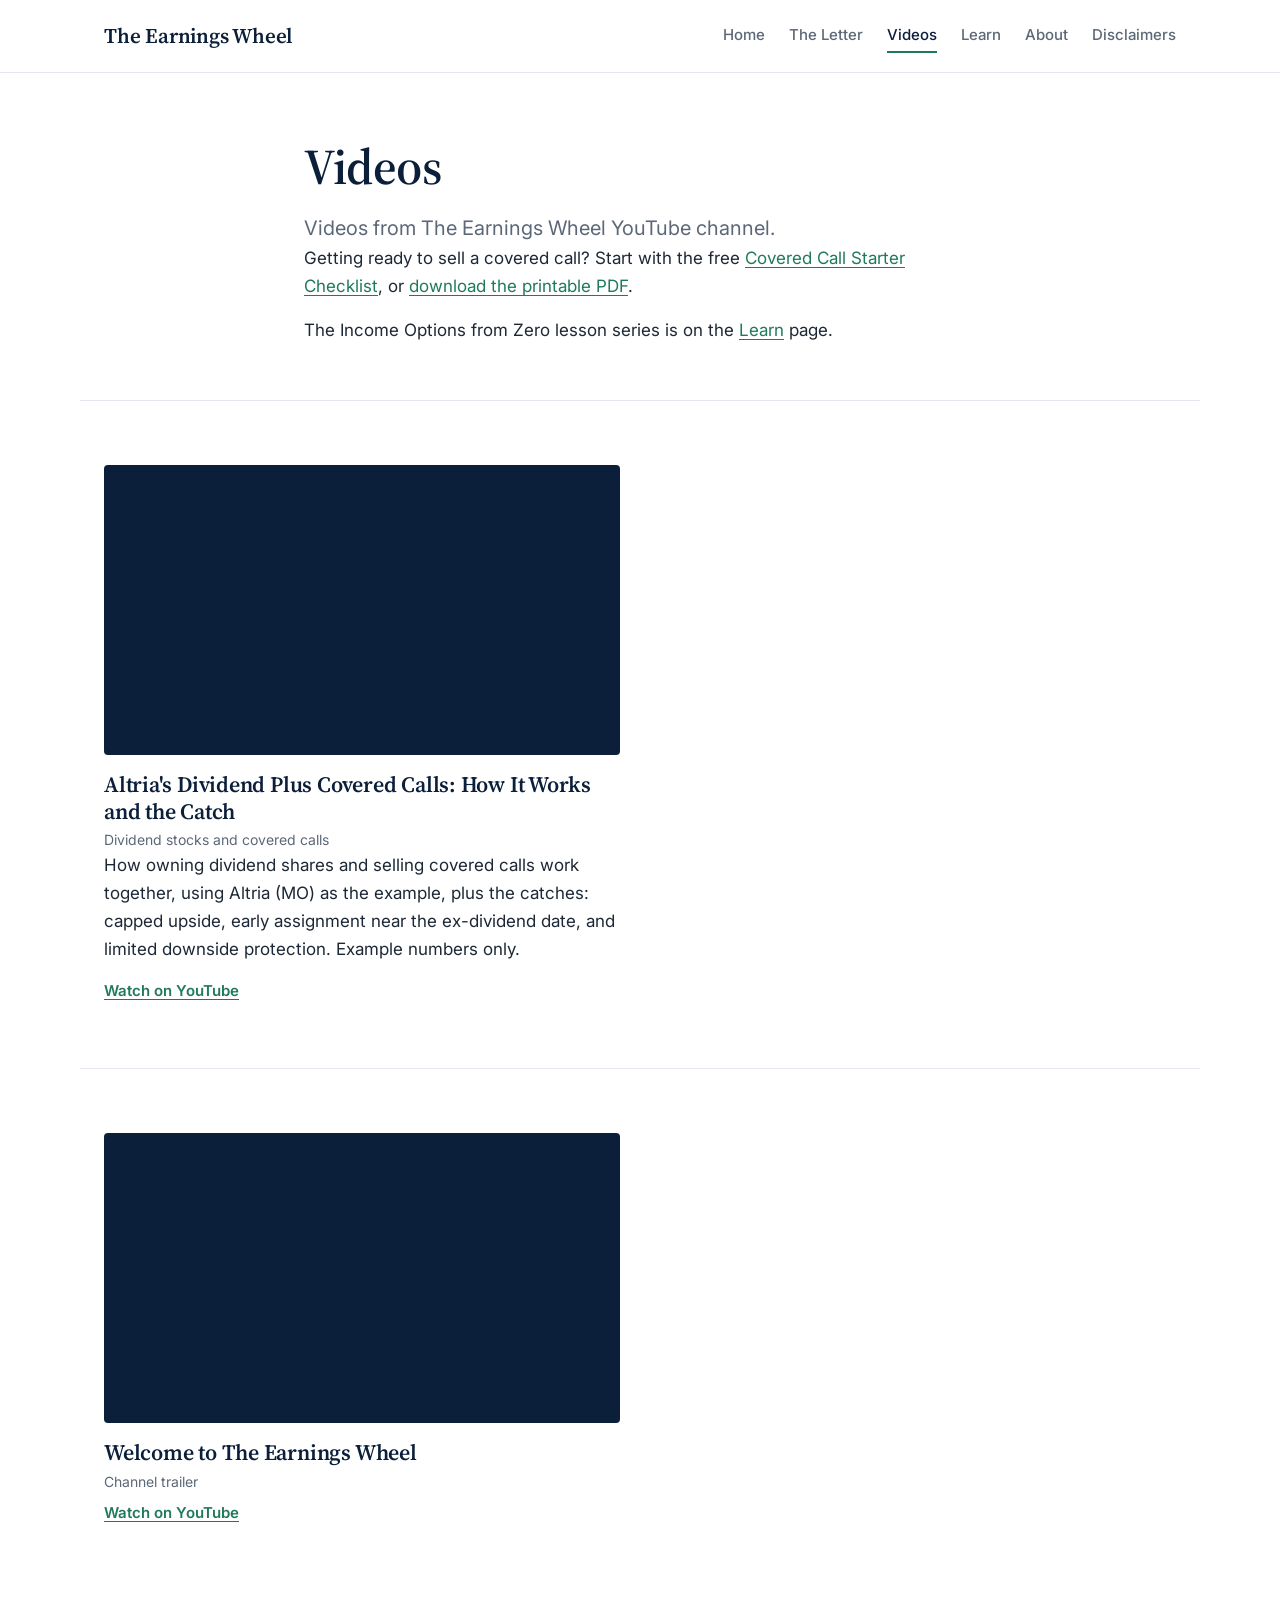
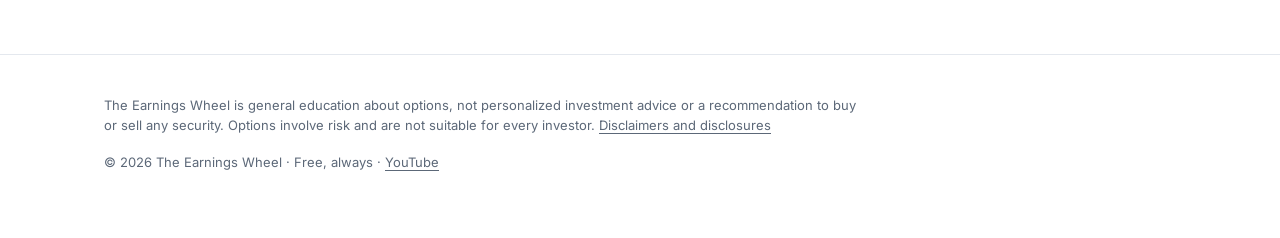
<file: videos.html>
<!doctype html>
<html lang="en">
<head>
<meta charset="utf-8">
<meta name="viewport" content="width=device-width, initial-scale=1">
<title>The Earnings Wheel | Videos</title>
<meta name="description" content="Videos from The Earnings Wheel YouTube channel, including lessons, explainers and shorts.">
<meta property="og:title" content="The Earnings Wheel | Videos">
<meta property="og:description" content="Videos from The Earnings Wheel YouTube channel, including lessons, explainers and shorts.">
<meta property="og:url" content="https://earningswheel.com/videos.html">
<meta property="og:image" content="https://earningswheel.com/images/og/videos_1200x630.png">
<meta name="twitter:card" content="summary_large_image">
<link rel="icon" href="data:image/svg+xml,%3Csvg xmlns='http://www.w3.org/2000/svg' viewBox='0 0 64 64'%3E%3Crect width='64' height='64' rx='12' fill='%230b1f3a'/%3E%3Ccircle cx='32' cy='32' r='15' fill='none' stroke='%23ffffff' stroke-width='5'/%3E%3Ccircle cx='32' cy='32' r='4' fill='%231f7a5a'/%3E%3C/svg%3E">
<link rel="preconnect" href="https://fonts.googleapis.com">
<link rel="preconnect" href="https://fonts.gstatic.com" crossorigin>
<link rel="stylesheet" href="https://fonts.googleapis.com/css2?family=Inter:wght@400;500;600&amp;family=Source+Serif+4:opsz,wght@8..60,500;8..60,600&amp;display=swap">
<link rel="stylesheet" href="styles.css">
</head>
<body>
<header class="site-header">
  <div class="container header-inner">
    <a class="wordmark" href="index.html">The Earnings Wheel</a>
    <nav class="site-nav" aria-label="Main"><a href="index.html">Home</a><a href="letter.html">The Letter</a><a href="videos.html" aria-current="page">Videos</a><a href="learn.html">Learn</a><a href="about.html">About</a><a href="disclaimers.html">Disclaimers</a></nav>
  </div>
</header>
<main>
<script>(function(){var h=location.hash||"";if(/^#ep([1-9]|1[0-2])$/.test(h))location.replace("learn.html"+h);})();</script>
<section class="page-head" id="following-one-covered-call">
  <div class="container prose">
    <h1>Videos</h1>
    <p class="lede">Videos from The Earnings Wheel YouTube channel.</p>
    <p>Getting ready to sell a covered call? Start with the free <a href="checklist.html">Covered Call Starter Checklist</a>, or <a href="checklist.pdf">download the printable PDF</a>.</p>
    <p>The Income Options from Zero lesson series is on the <a href="learn.html#income-options-from-zero">Learn</a> page.<span id="ep1"></span><span id="ep2"></span><span id="ep3"></span><span id="ep4"></span><span id="ep5"></span><span id="ep6"></span><span id="ep7"></span><span id="ep8"></span><span id="ep9"></span><span id="ep10"></span><span id="ep11"></span><span id="ep12"></span></p>
  </div>
</section>
<section class="section section-rule" id="dividends-and-covered-calls">
  <div class="container video-list">
    <article id="mo-dividend-covered-calls">
      <div class="video"><iframe src="https://www.youtube-nocookie.com/embed/BZbjF8olzIY" title="Altria's Dividend Plus Covered Calls: How It Works and the Catch" allow="accelerometer; clipboard-write; encrypted-media; gyroscope; picture-in-picture; web-share" referrerpolicy="strict-origin-when-cross-origin" allowfullscreen loading="lazy"></iframe></div>
      <h2>Altria's Dividend Plus Covered Calls: How It Works and the Catch</h2>
      <p class="meta">Dividend stocks and covered calls</p>
      <p>How owning dividend shares and selling covered calls work together, using Altria (MO) as the example, plus the catches: capped upside, early assignment near the ex-dividend date, and limited downside protection. Example numbers only.</p>
      <p class="watch-yt"><a href="https://www.youtube.com/watch?v=BZbjF8olzIY" target="_blank" rel="noopener">Watch on YouTube</a></p>
    </article>
  </div>
</section>
<section class="section section-rule">
  <div class="container video-list">
    <article id="trailer">
      <div class="video"><iframe src="https://www.youtube-nocookie.com/embed/b3jSGx8PVtg" title="Welcome to The Earnings Wheel" allow="accelerometer; clipboard-write; encrypted-media; gyroscope; picture-in-picture; web-share" referrerpolicy="strict-origin-when-cross-origin" allowfullscreen loading="lazy"></iframe></div>
      <h2>Welcome to The Earnings Wheel</h2>
      <p class="meta">Channel trailer</p>
      <p class="watch-yt"><a href="https://www.youtube.com/watch?v=b3jSGx8PVtg" target="_blank" rel="noopener">Watch on YouTube</a></p>
    </article>
  </div>
</section>

</main>
<footer class="site-footer">
  <div class="container">
    <p class="footer-note">The Earnings Wheel is general education about options, not personalized investment advice or a recommendation to buy or sell any security. Options involve risk and are not suitable for every investor. <a href="disclaimers.html">Disclaimers and disclosures</a></p>
    <p class="footer-meta">&copy; 2026 The Earnings Wheel &middot; Free, always &middot; <a href="https://www.youtube.com/@EarningsWheel" target="_blank" rel="noopener">YouTube</a></p>
  </div>
</footer>

</body>
</html>
</file>
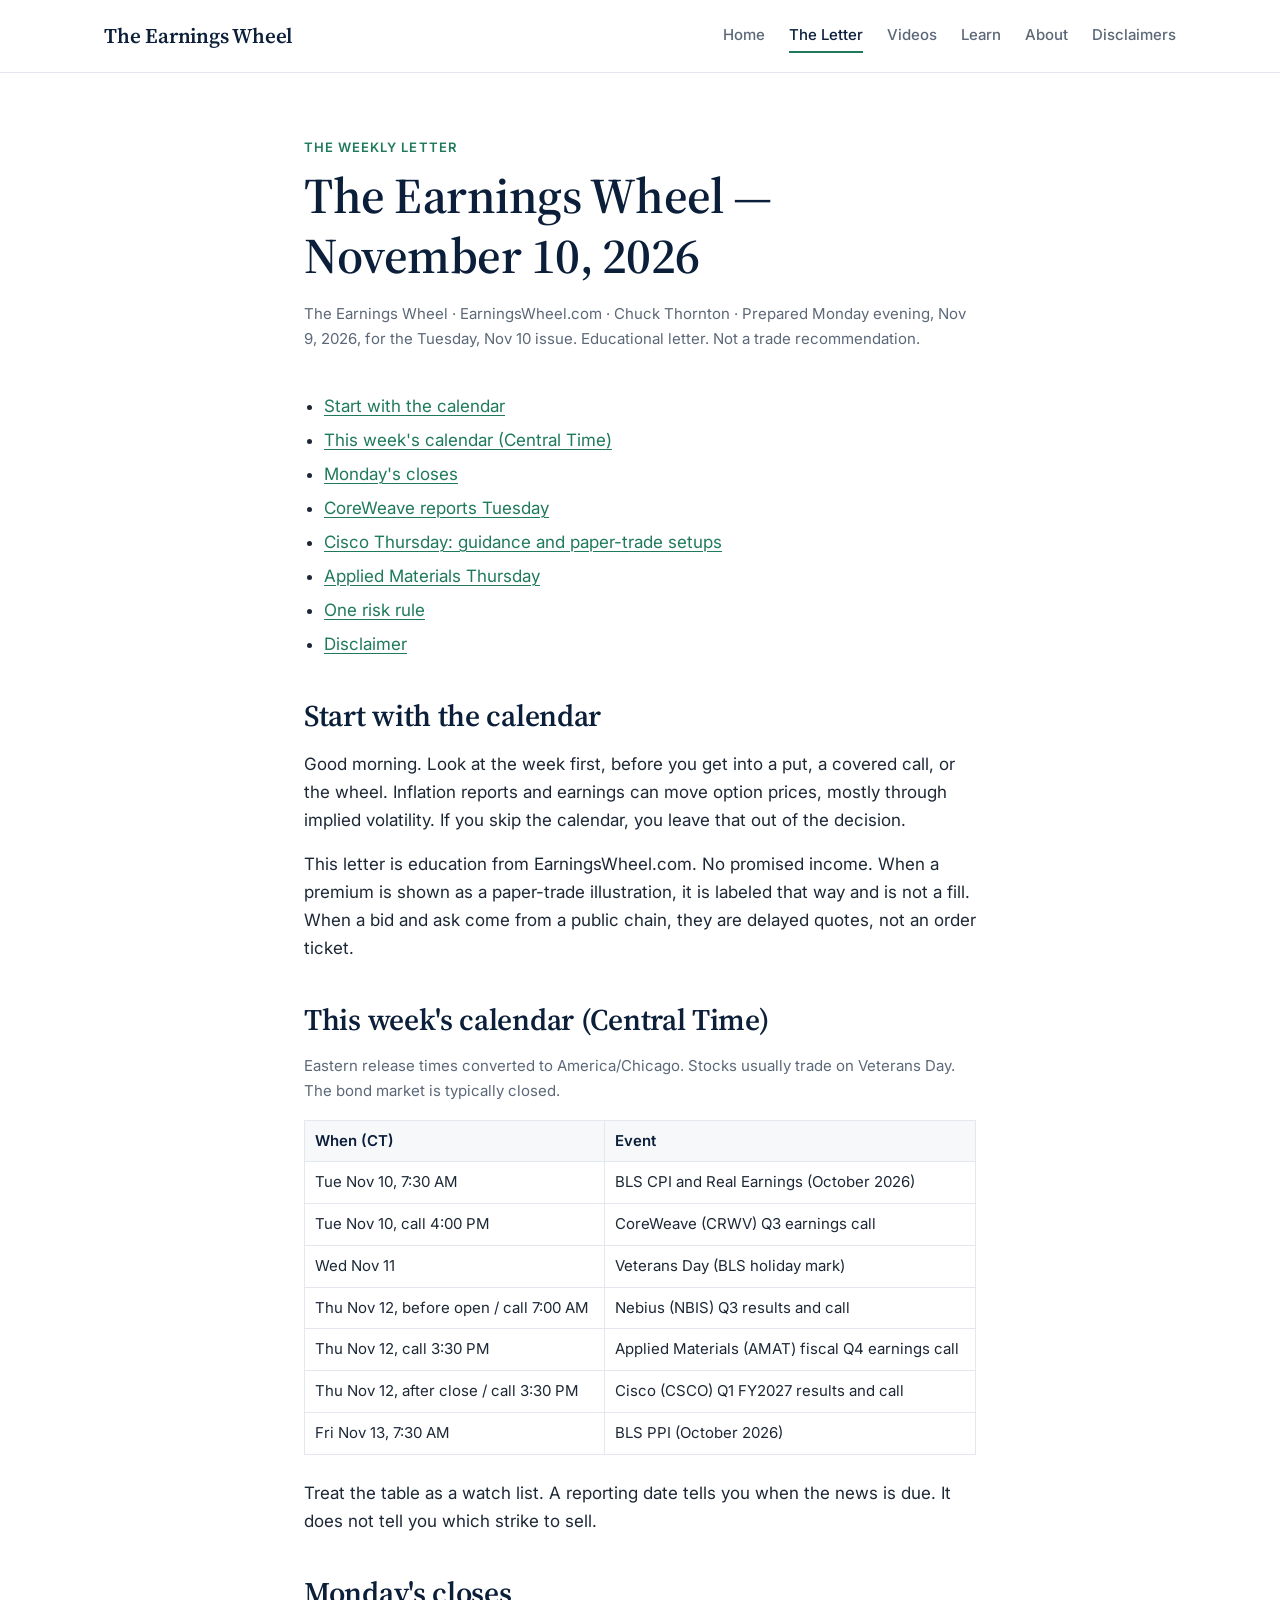
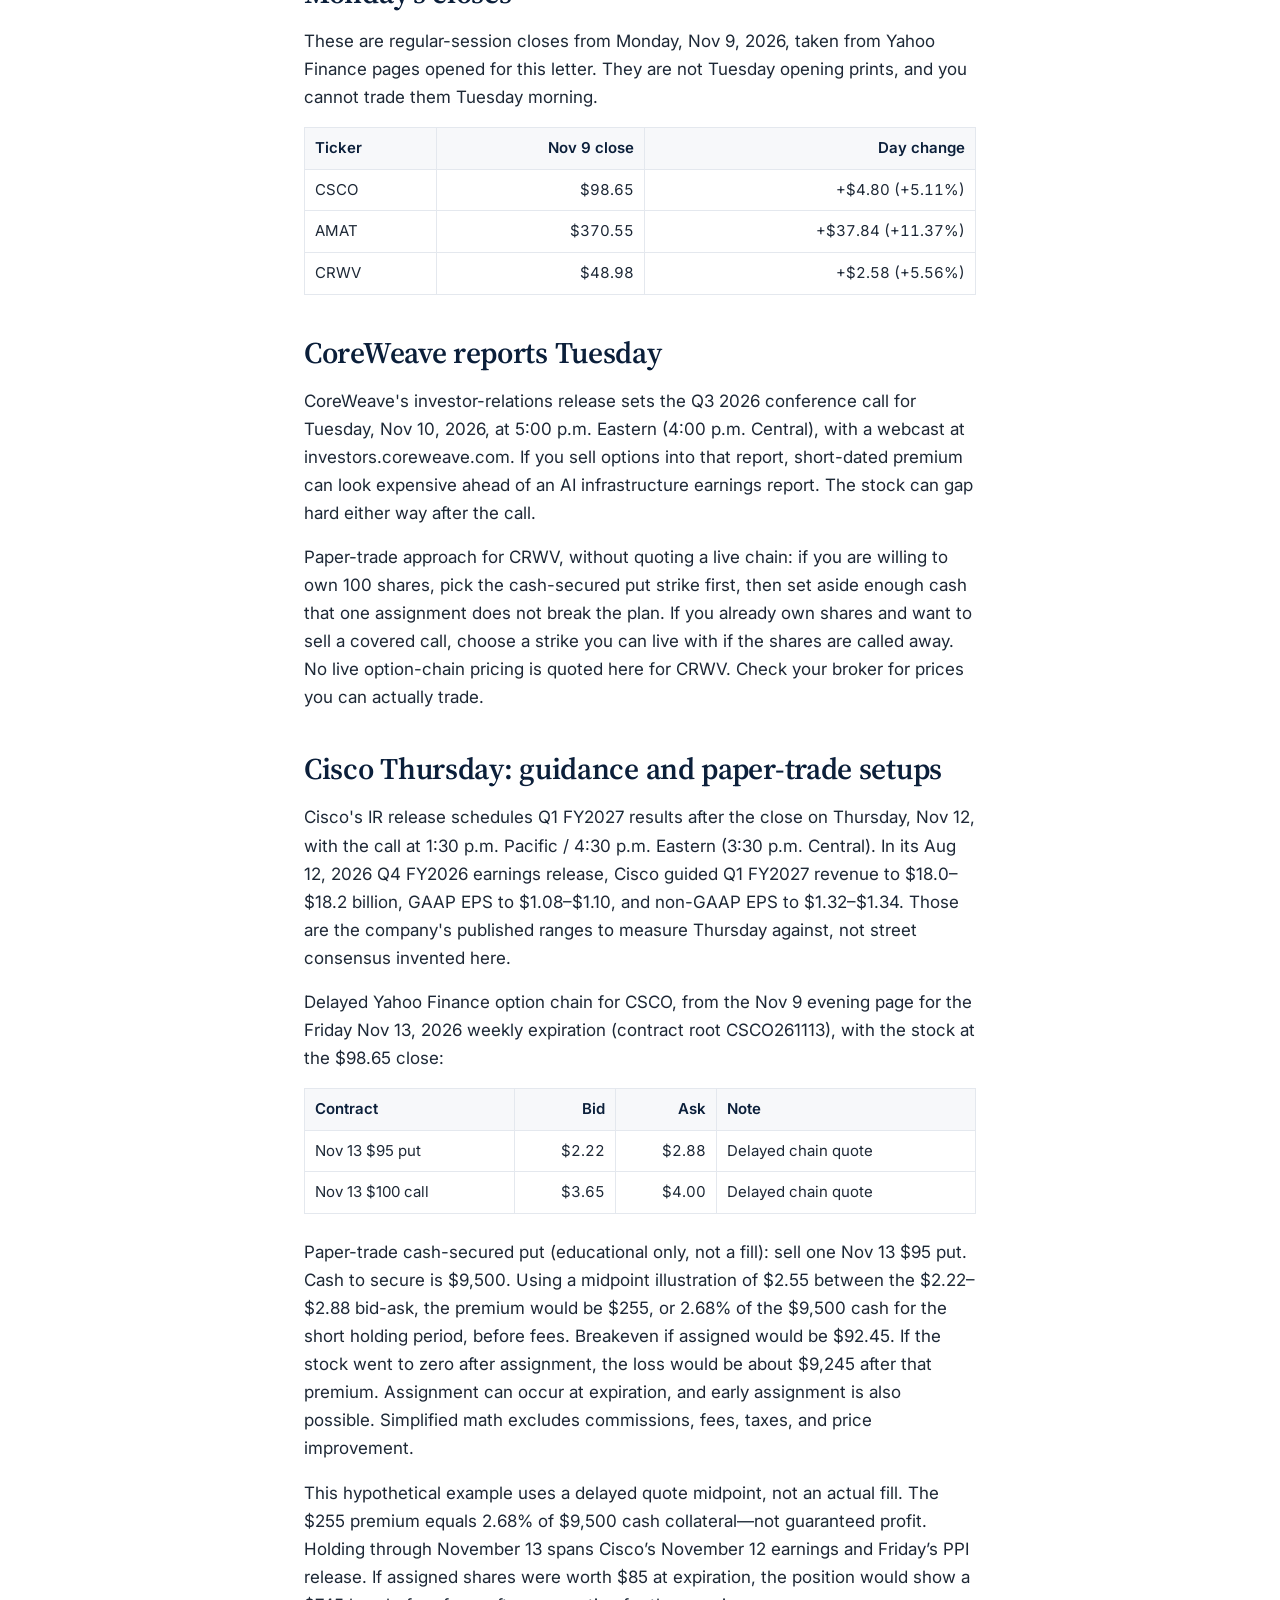
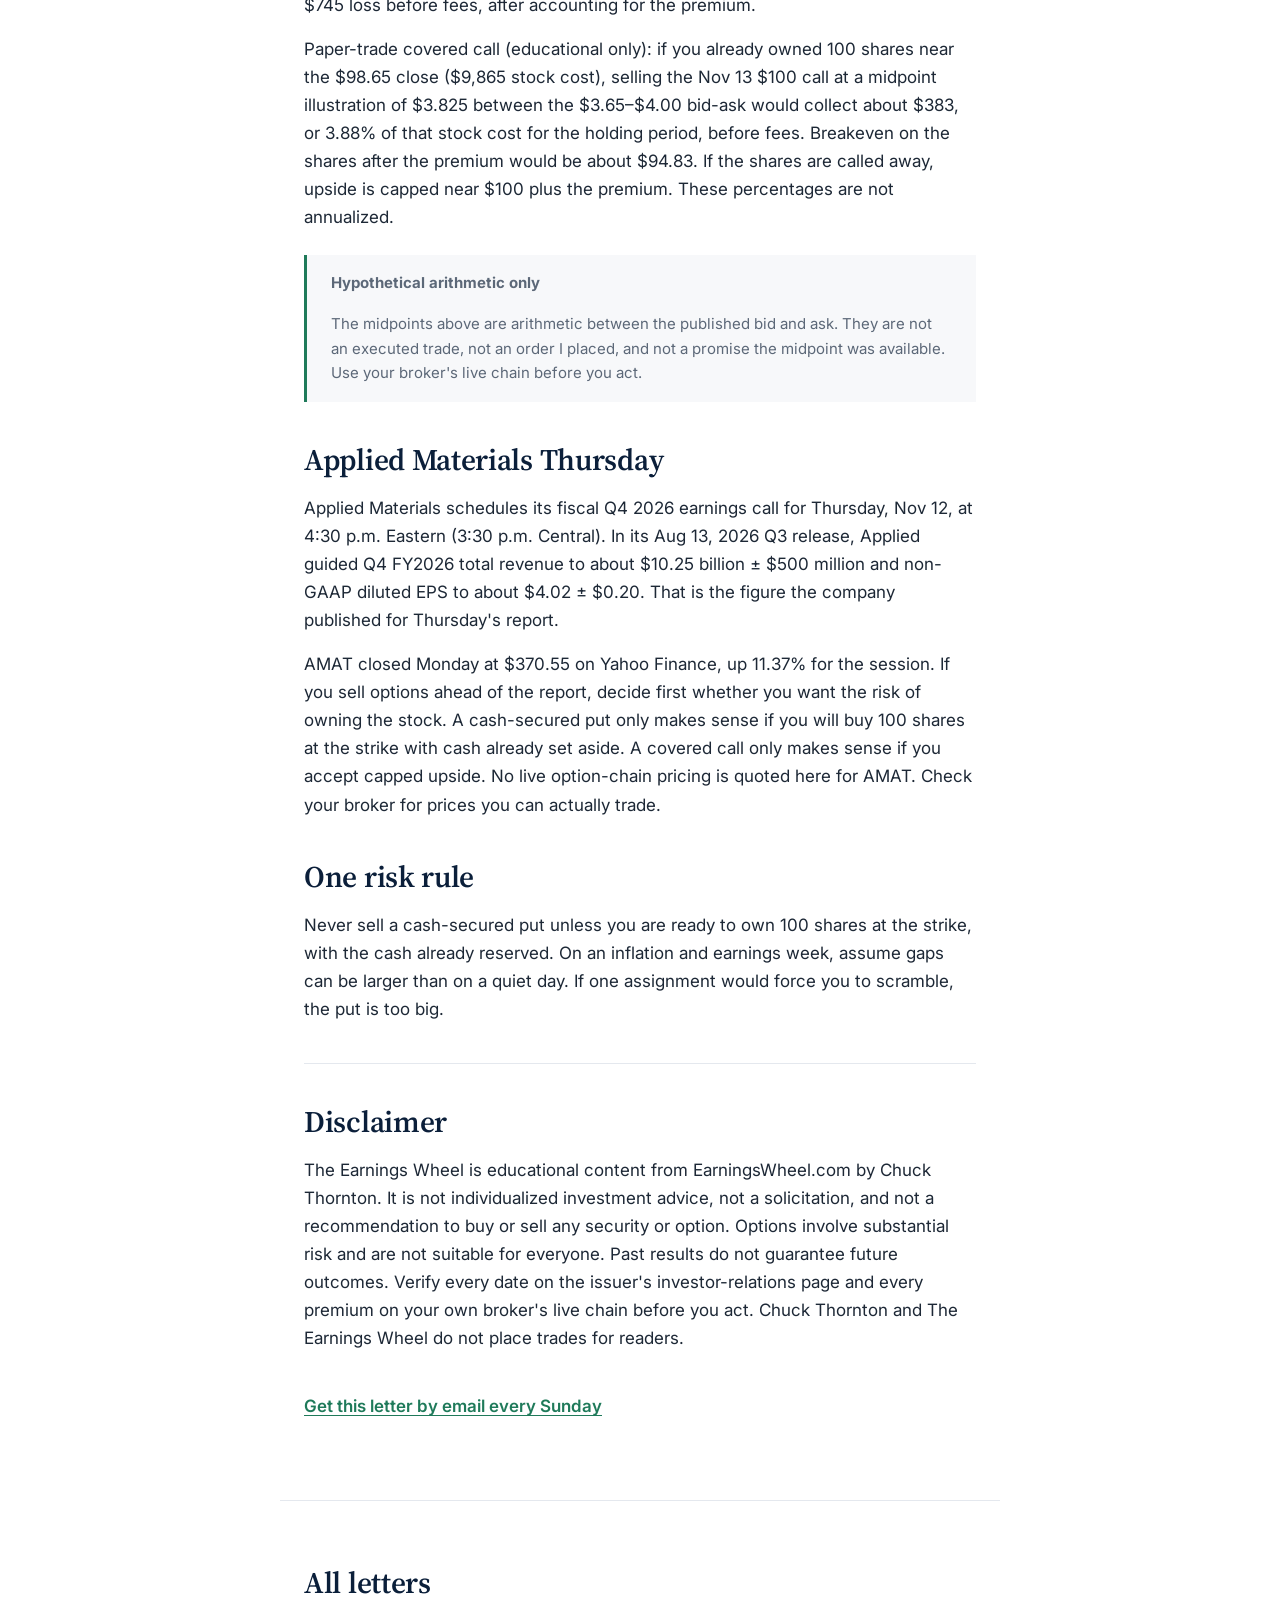
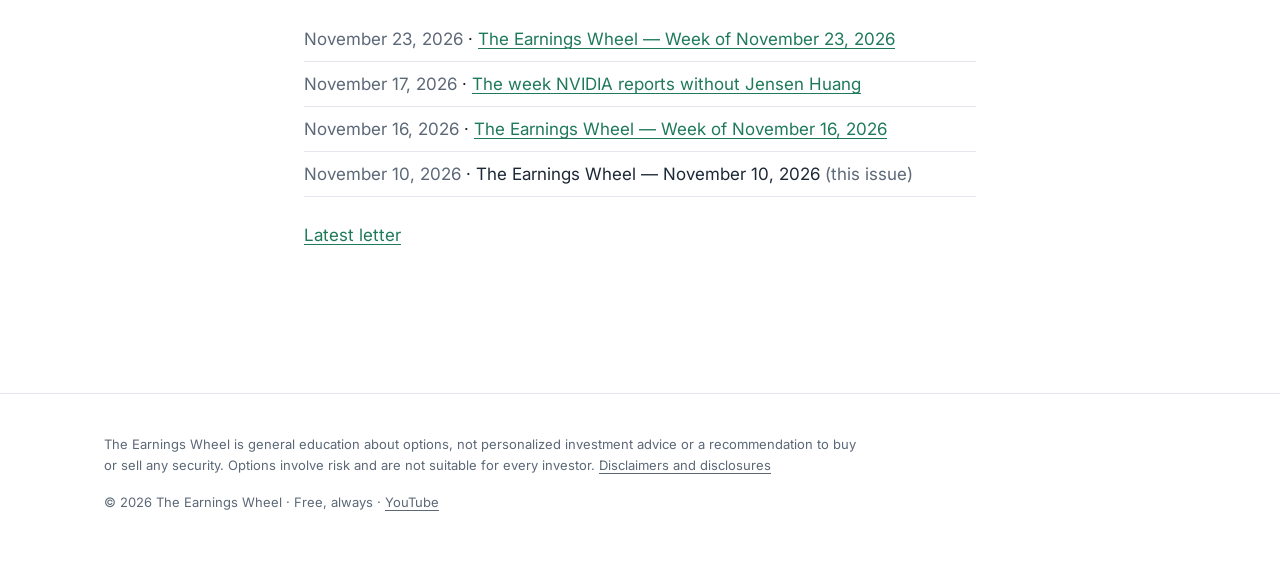
<file: letters/2026-11-10.html>
<!doctype html>
<html lang="en">
<head>
<meta charset="utf-8">
<meta name="viewport" content="width=device-width, initial-scale=1">
<title>The Earnings Wheel | The Letter — November 10, 2026</title>
<meta name="description" content="The Earnings Wheel for November 10, 2026: the week's calendar, CoreWeave, Cisco and Applied Materials earnings, and paper-trade setups for education. By Chuck Thornton.">
<meta property="og:title" content="The Earnings Wheel | The Letter — November 10, 2026">
<meta property="og:description" content="The Earnings Wheel for November 10, 2026: the week's calendar, CoreWeave, Cisco and Applied Materials earnings, and paper-trade setups for education. By Chuck Thornton.">
<meta property="og:url" content="https://earningswheel.com/letters/2026-11-10.html">
<meta property="og:image" content="https://earningswheel.com/images/og/letter_1200x630.png">
<meta name="twitter:card" content="summary_large_image">
<link rel="icon" href="data:image/svg+xml,%3Csvg xmlns='http://www.w3.org/2000/svg' viewBox='0 0 64 64'%3E%3Crect width='64' height='64' rx='12' fill='%230b1f3a'/%3E%3Ccircle cx='32' cy='32' r='15' fill='none' stroke='%23ffffff' stroke-width='5'/%3E%3Ccircle cx='32' cy='32' r='4' fill='%231f7a5a'/%3E%3C/svg%3E">
<link rel="preconnect" href="https://fonts.googleapis.com">
<link rel="preconnect" href="https://fonts.gstatic.com" crossorigin>
<link rel="stylesheet" href="https://fonts.googleapis.com/css2?family=Inter:wght@400;500;600&amp;family=Source+Serif+4:opsz,wght@8..60,500;8..60,600&amp;display=swap">
<link rel="stylesheet" href="../styles.css">
</head>
<body>
<header class="site-header">
  <div class="container header-inner">
    <a class="wordmark" href="../index.html">The Earnings Wheel</a>
    <nav class="site-nav" aria-label="Main"><a href="../index.html">Home</a><a href="../letter.html" aria-current="page">The Letter</a><a href="../videos.html">Videos</a><a href="../learn.html">Learn</a><a href="../about.html">About</a><a href="../disclaimers.html">Disclaimers</a></nav>
  </div>
</header>
<main>
<section class="page-head letter-head">
  <div class="container prose">
    <p class="eyebrow">The weekly letter</p>
    <h1>The Earnings Wheel — November 10, 2026</h1>
    <p class="letter-byline">The Earnings Wheel · EarningsWheel.com · Chuck Thornton · Prepared Monday evening, Nov 9, 2026, for the Tuesday, Nov 10 issue. Educational letter. Not a trade recommendation.</p>
  </div>
</section>
<section class="section">
  <div class="container prose letter-issue">
    <nav class="letter-toc" aria-label="November 10 contents">
      <ul>
        <li><a href="#opening">Start with the calendar</a></li>
        <li><a href="#calendar">This week's calendar (Central Time)</a></li>
        <li><a href="#closes">Monday's closes</a></li>
        <li><a href="#crwv">CoreWeave reports Tuesday</a></li>
        <li><a href="#csco">Cisco Thursday: guidance and paper-trade setups</a></li>
        <li><a href="#amat">Applied Materials Thursday</a></li>
        <li><a href="#risk-rule">One risk rule</a></li>
        <li><a href="#nov10-disclaimer">Disclaimer</a></li>
      </ul>
    </nav>

    <h2 id="opening">Start with the calendar</h2>
    <p>Good morning. Look at the week first, before you get into a put, a covered call, or the wheel. Inflation reports and earnings can move option prices, mostly through implied volatility. If you skip the calendar, you leave that out of the decision.</p>
    <p>This letter is education from EarningsWheel.com. No promised income. When a premium is shown as a paper-trade illustration, it is labeled that way and is not a fill. When a bid and ask come from a public chain, they are delayed quotes, not an order ticket.</p>

    <h2 id="calendar">This week's calendar (Central Time)</h2>
    <p class="caption">Eastern release times converted to America/Chicago. Stocks usually trade on Veterans Day. The bond market is typically closed.</p>
    <div class="table-wrap">
    <table class="letter-table">
      <thead><tr><th>When (CT)</th><th>Event</th></tr></thead>
      <tbody>
        <tr><td>Tue Nov 10, 7:30 AM</td><td>BLS CPI and Real Earnings (October 2026)</td></tr>
        <tr><td>Tue Nov 10, call 4:00 PM</td><td>CoreWeave (CRWV) Q3 earnings call</td></tr>
        <tr><td>Wed Nov 11</td><td>Veterans Day (BLS holiday mark)</td></tr>
        <tr><td>Thu Nov 12, before open / call 7:00 AM</td><td>Nebius (NBIS) Q3 results and call</td></tr>
        <tr><td>Thu Nov 12, call 3:30 PM</td><td>Applied Materials (AMAT) fiscal Q4 earnings call</td></tr>
        <tr><td>Thu Nov 12, after close / call 3:30 PM</td><td>Cisco (CSCO) Q1 FY2027 results and call</td></tr>
        <tr><td>Fri Nov 13, 7:30 AM</td><td>BLS PPI (October 2026)</td></tr>
      </tbody>
    </table>
    </div>
    <p>Treat the table as a watch list. A reporting date tells you when the news is due. It does not tell you which strike to sell.</p>

    <h2 id="closes">Monday's closes</h2>
    <p>These are regular-session closes from Monday, Nov 9, 2026, taken from Yahoo Finance pages opened for this letter. They are not Tuesday opening prints, and you cannot trade them Tuesday morning.</p>
    <div class="table-wrap">
    <table class="letter-table">
      <thead><tr><th>Ticker</th><th class="num">Nov 9 close</th><th class="num">Day change</th></tr></thead>
      <tbody>
        <tr><td>CSCO</td><td class="num">$98.65</td><td class="num">+$4.80 (+5.11%)</td></tr>
        <tr><td>AMAT</td><td class="num">$370.55</td><td class="num">+$37.84 (+11.37%)</td></tr>
        <tr><td>CRWV</td><td class="num">$48.98</td><td class="num">+$2.58 (+5.56%)</td></tr>
      </tbody>
    </table>
    </div>

    <h2 id="crwv">CoreWeave reports Tuesday</h2>
    <p>CoreWeave's investor-relations release sets the Q3 2026 conference call for Tuesday, Nov 10, 2026, at 5:00 p.m. Eastern (4:00 p.m. Central), with a webcast at investors.coreweave.com. If you sell options into that report, short-dated premium can look expensive ahead of an AI infrastructure earnings report. The stock can gap hard either way after the call.</p>
    <p>Paper-trade approach for CRWV, without quoting a live chain: if you are willing to own 100 shares, pick the cash-secured put strike first, then set aside enough cash that one assignment does not break the plan. If you already own shares and want to sell a covered call, choose a strike you can live with if the shares are called away. No live option-chain pricing is quoted here for CRWV. Check your broker for prices you can actually trade.</p>

    <h2 id="csco">Cisco Thursday: guidance and paper-trade setups</h2>
    <p>Cisco's IR release schedules Q1 FY2027 results after the close on Thursday, Nov 12, with the call at 1:30 p.m. Pacific / 4:30 p.m. Eastern (3:30 p.m. Central). In its Aug 12, 2026 Q4 FY2026 earnings release, Cisco guided Q1 FY2027 revenue to $18.0–$18.2 billion, GAAP EPS to $1.08–$1.10, and non-GAAP EPS to $1.32–$1.34. Those are the company's published ranges to measure Thursday against, not street consensus invented here.</p>
    <p>Delayed Yahoo Finance option chain for CSCO, from the Nov 9 evening page for the Friday Nov 13, 2026 weekly expiration (contract root CSCO261113), with the stock at the $98.65 close:</p>
    <div class="table-wrap">
    <table class="letter-table">
      <thead><tr><th>Contract</th><th class="num">Bid</th><th class="num">Ask</th><th>Note</th></tr></thead>
      <tbody>
        <tr><td>Nov 13 $95 put</td><td class="num">$2.22</td><td class="num">$2.88</td><td>Delayed chain quote</td></tr>
        <tr><td>Nov 13 $100 call</td><td class="num">$3.65</td><td class="num">$4.00</td><td>Delayed chain quote</td></tr>
      </tbody>
    </table>
    </div>
    <p>Paper-trade cash-secured put (educational only, not a fill): sell one Nov 13 $95 put. Cash to secure is $9,500. Using a midpoint illustration of $2.55 between the $2.22–$2.88 bid-ask, the premium would be $255, or 2.68% of the $9,500 cash for the short holding period, before fees. Breakeven if assigned would be $92.45. If the stock went to zero after assignment, the loss would be about $9,245 after that premium. Assignment can occur at expiration, and early assignment is also possible. Simplified math excludes commissions, fees, taxes, and price improvement.</p>
    <p>This hypothetical example uses a delayed quote midpoint, not an actual fill. The $255 premium equals 2.68% of $9,500 cash collateral—not guaranteed profit. Holding through November 13 spans Cisco’s November 12 earnings and Friday’s PPI release. If assigned shares were worth $85 at expiration, the position would show a $745 loss before fees, after accounting for the premium.</p>
    <p>Paper-trade covered call (educational only): if you already owned 100 shares near the $98.65 close ($9,865 stock cost), selling the Nov 13 $100 call at a midpoint illustration of $3.825 between the $3.65–$4.00 bid-ask would collect about $383, or 3.88% of that stock cost for the holding period, before fees. Breakeven on the shares after the premium would be about $94.83. If the shares are called away, upside is capped near $100 plus the premium. These percentages are not annualized.</p>
    <aside class="callout">
      <p><strong>Hypothetical arithmetic only</strong></p>
      <p>The midpoints above are arithmetic between the published bid and ask. They are not an executed trade, not an order I placed, and not a promise the midpoint was available. Use your broker's live chain before you act.</p>
    </aside>

    <h2 id="amat">Applied Materials Thursday</h2>
    <p>Applied Materials schedules its fiscal Q4 2026 earnings call for Thursday, Nov 12, at 4:30 p.m. Eastern (3:30 p.m. Central). In its Aug 13, 2026 Q3 release, Applied guided Q4 FY2026 total revenue to about $10.25 billion ± $500 million and non-GAAP diluted EPS to about $4.02 ± $0.20. That is the figure the company published for Thursday's report.</p>
    <p>AMAT closed Monday at $370.55 on Yahoo Finance, up 11.37% for the session. If you sell options ahead of the report, decide first whether you want the risk of owning the stock. A cash-secured put only makes sense if you will buy 100 shares at the strike with cash already set aside. A covered call only makes sense if you accept capped upside. No live option-chain pricing is quoted here for AMAT. Check your broker for prices you can actually trade.</p>

    <h2 id="risk-rule">One risk rule</h2>
    <p>Never sell a cash-secured put unless you are ready to own 100 shares at the strike, with the cash already reserved. On an inflation and earnings week, assume gaps can be larger than on a quiet day. If one assignment would force you to scramble, the put is too big.</p>

    <hr>

    <h2 id="nov10-disclaimer">Disclaimer</h2>
    <p>The Earnings Wheel is educational content from EarningsWheel.com by Chuck Thornton. It is not individualized investment advice, not a solicitation, and not a recommendation to buy or sell any security or option. Options involve substantial risk and are not suitable for everyone. Past results do not guarantee future outcomes. Verify every date on the issuer's investor-relations page and every premium on your own broker's live chain before you act. Chuck Thornton and The Earnings Wheel do not place trades for readers.</p>
    <p class="letter-email"><a href="https://earningswheel.substack.com" target="_blank" rel="noopener">Get this letter by email every Sunday</a></p>
  </div>
</section>
<section class="section section-rule" id="earlier-letters">
  <div class="container prose letter-archive">
    <h2 id="earlier-issues">All letters</h2>
    <ul class="letter-archive-list">
      <li><time datetime="2026-11-23">November 23, 2026</time> &middot; <a href="../letters/2026-11-23.html">The Earnings Wheel — Week of November 23, 2026</a></li>
      <li><time datetime="2026-11-17">November 17, 2026</time> &middot; <a href="../letters/2026-11-17.html">The week NVIDIA reports without Jensen Huang</a></li>
      <li><time datetime="2026-11-16">November 16, 2026</time> &middot; <a href="../letters/2026-11-16.html">The Earnings Wheel — Week of November 16, 2026</a></li>
      <li aria-current="page"><time datetime="2026-11-10">November 10, 2026</time> &middot; The Earnings Wheel — November 10, 2026 <span class="note">(this issue)</span></li>
    </ul>
    <p><a href="../letter.html">Latest letter</a></p>
  </div>
</section>

</main>
<footer class="site-footer">
  <div class="container">
    <p class="footer-note">The Earnings Wheel is general education about options, not personalized investment advice or a recommendation to buy or sell any security. Options involve risk and are not suitable for every investor. <a href="../disclaimers.html">Disclaimers and disclosures</a></p>
    <p class="footer-meta">&copy; 2026 The Earnings Wheel &middot; Free, always &middot; <a href="https://www.youtube.com/@EarningsWheel" target="_blank" rel="noopener">YouTube</a></p>
  </div>
</footer>

</body>
</html>
</file>
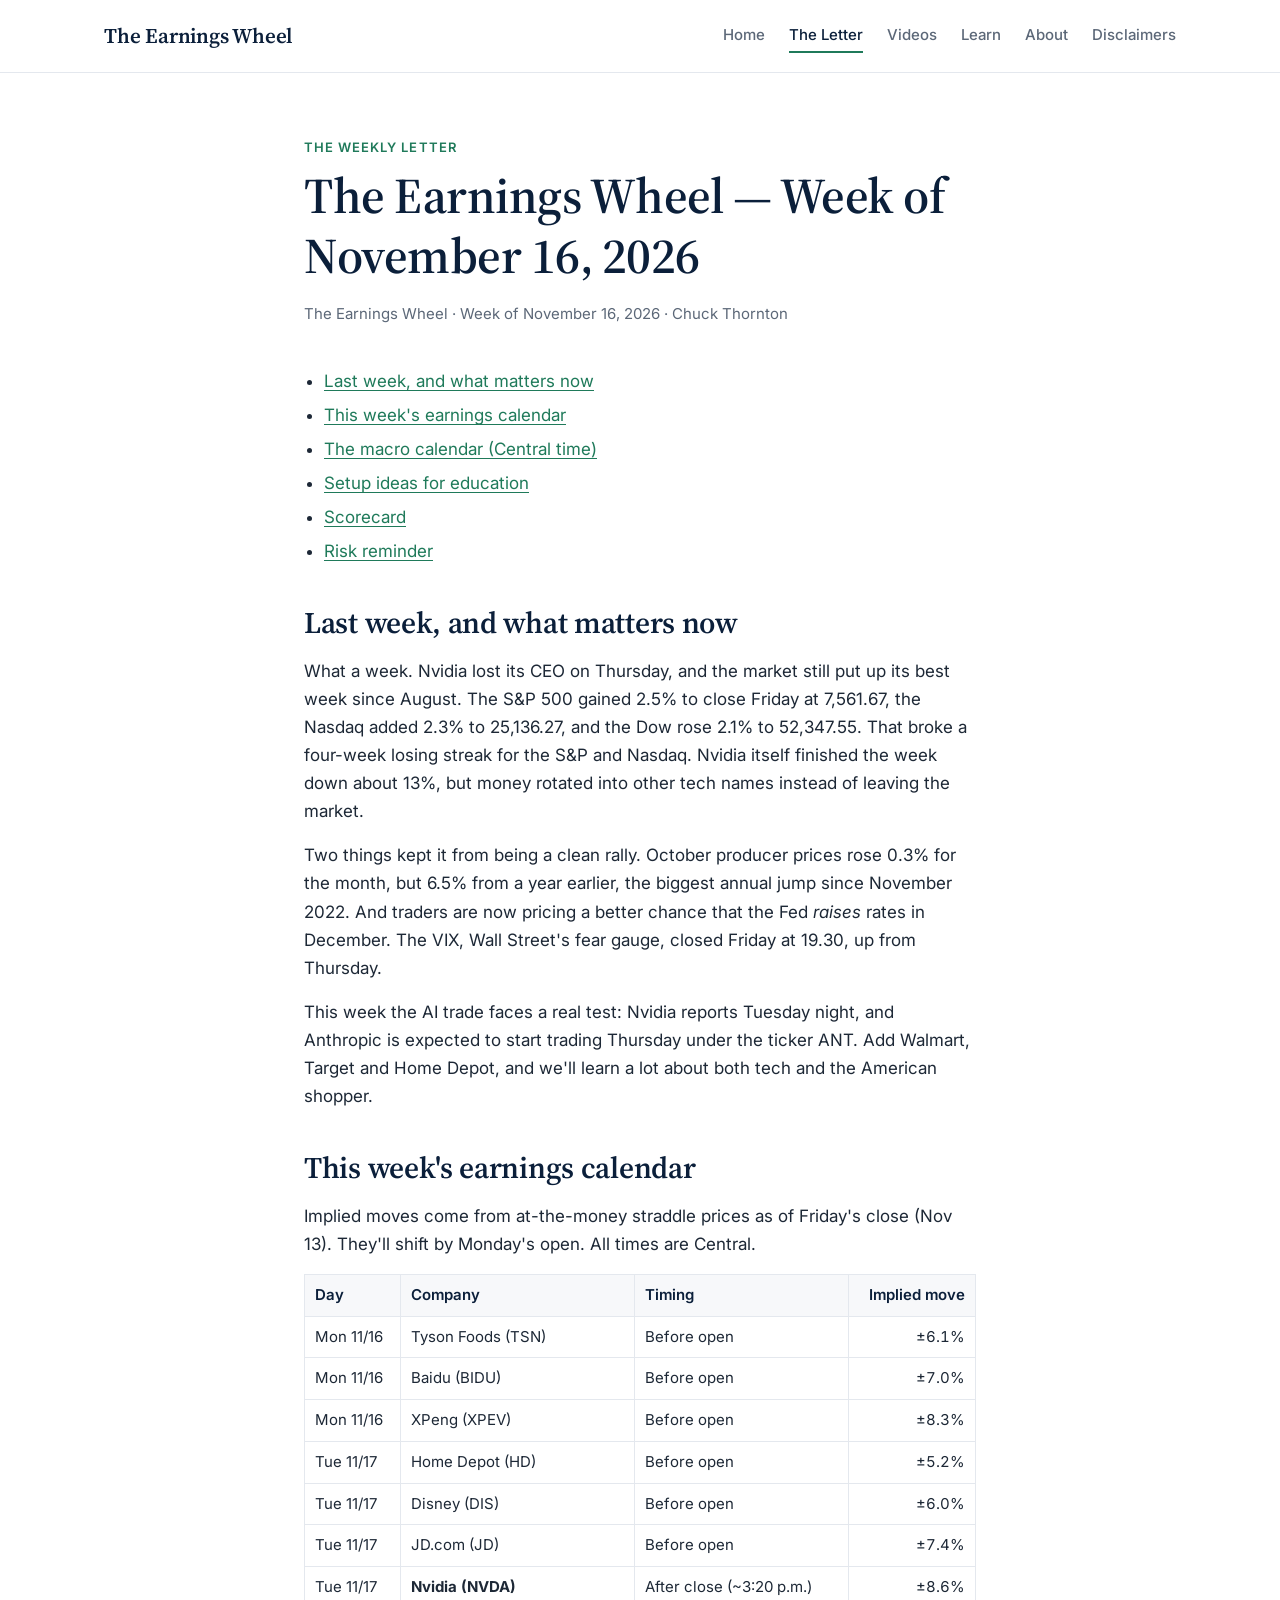
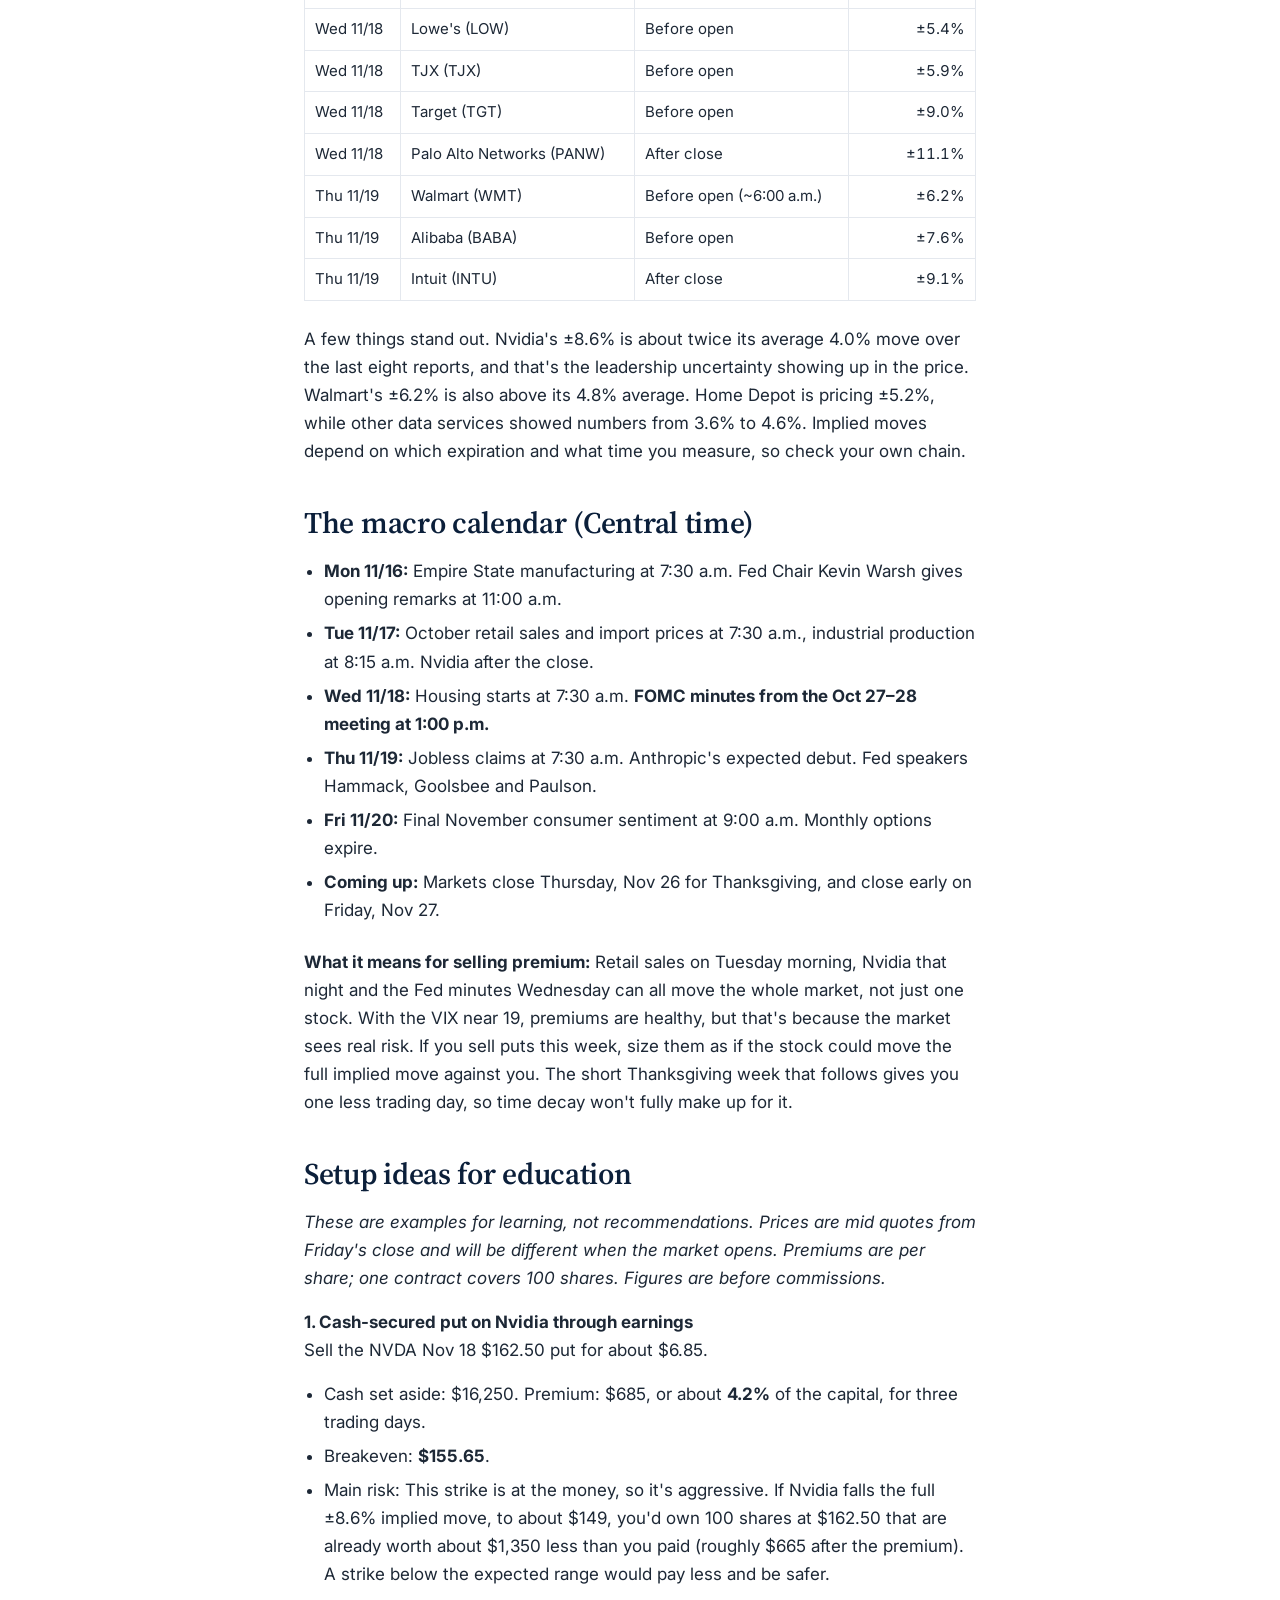
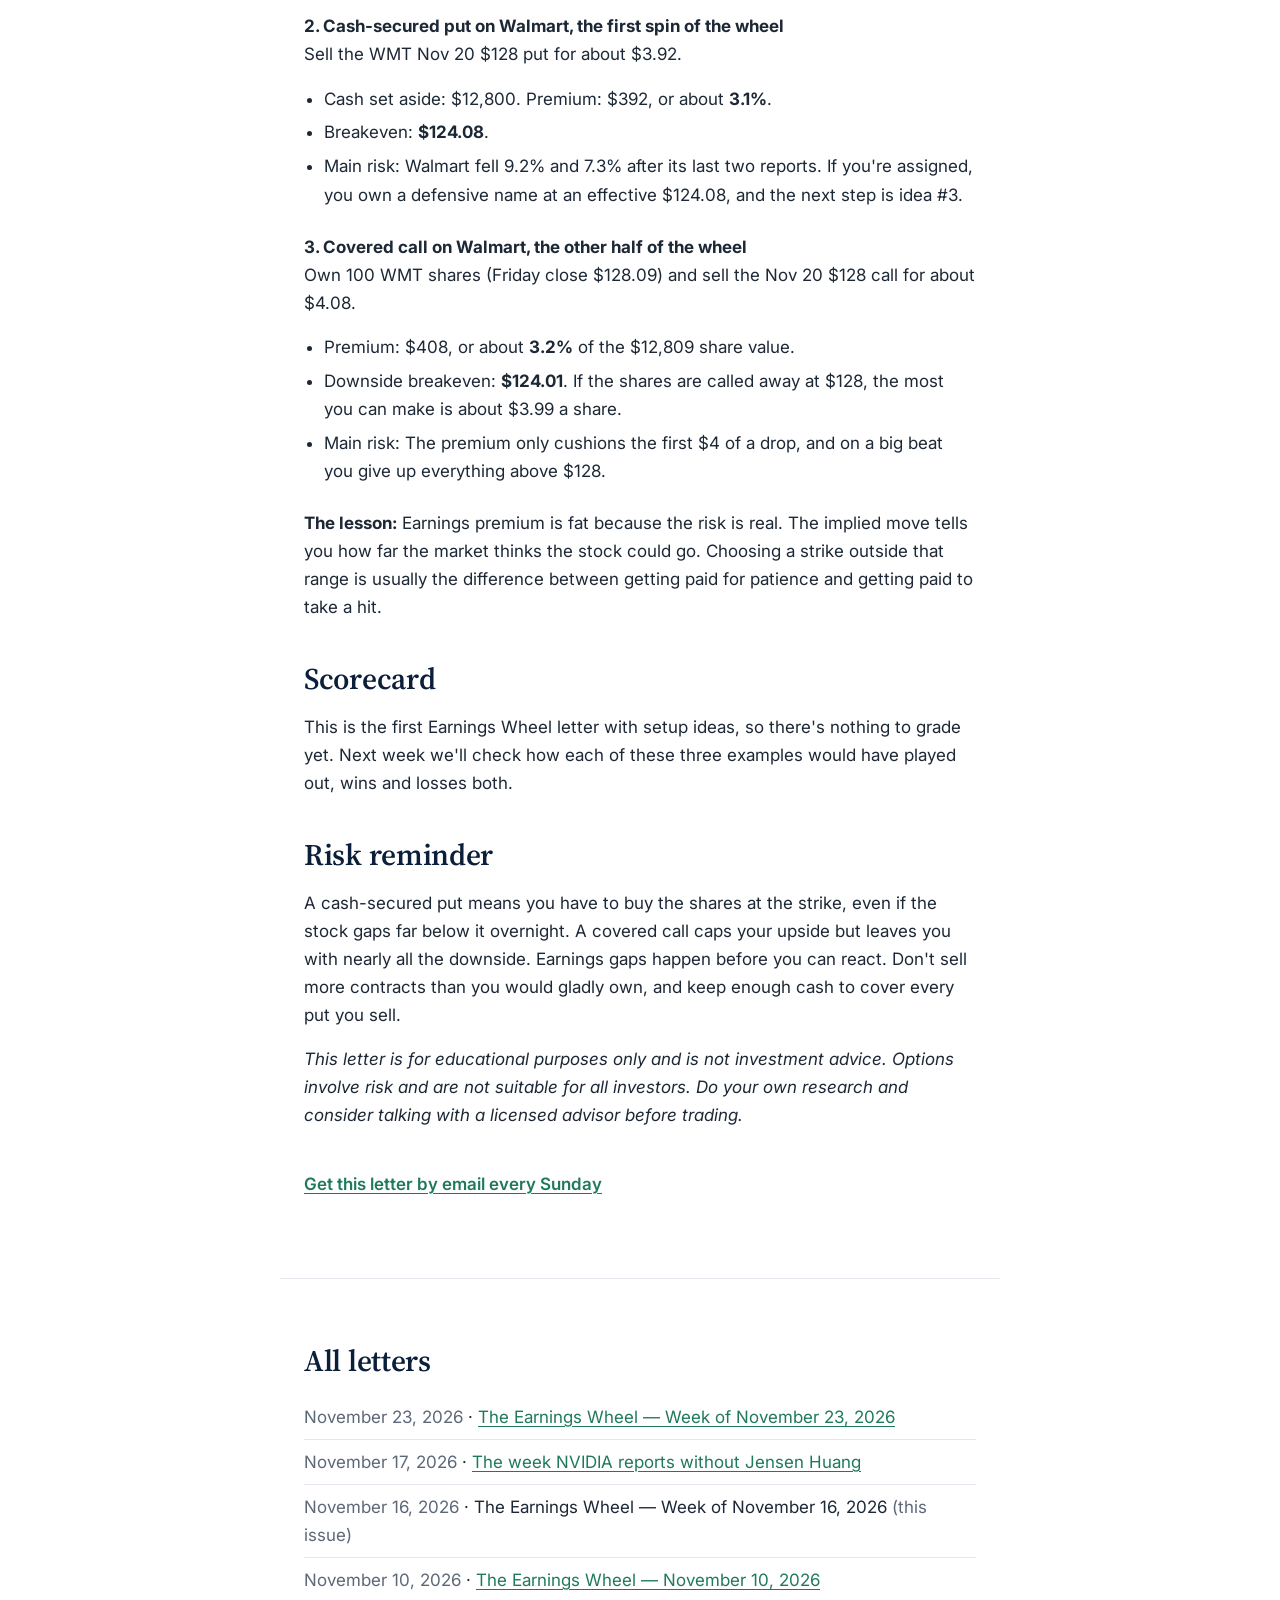
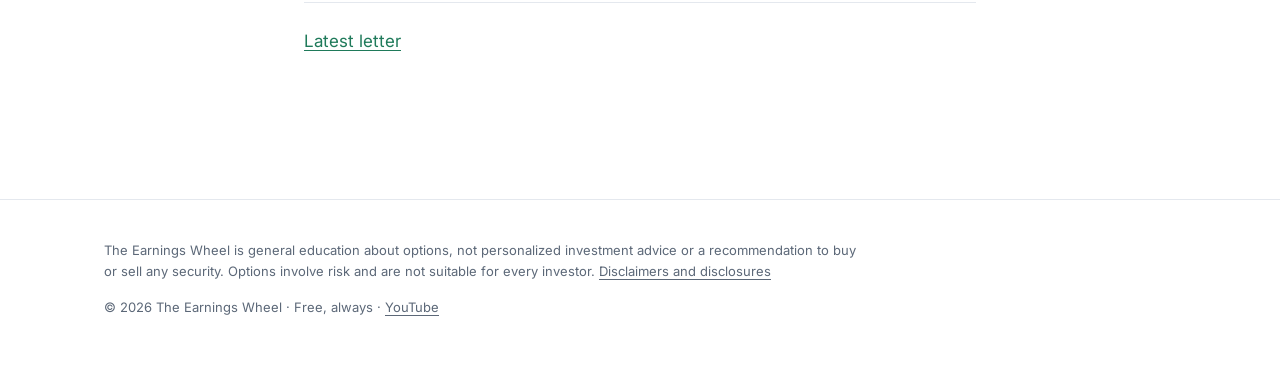
<file: letters/2026-11-16.html>
<!doctype html>
<html lang="en">
<head>
<meta charset="utf-8">
<meta name="viewport" content="width=device-width, initial-scale=1">
<title>The Earnings Wheel | The Letter — Week of November 16, 2026</title>
<meta name="description" content="The Earnings Wheel for the week of November 16, 2026: Nvidia's CEO change, the earnings and macro calendars, and three setup ideas for education. By Chuck Thornton.">
<meta property="og:title" content="The Earnings Wheel | The Letter — Week of November 16, 2026">
<meta property="og:description" content="The Earnings Wheel for the week of November 16, 2026: Nvidia's CEO change, the earnings and macro calendars, and three setup ideas for education. By Chuck Thornton.">
<meta property="og:url" content="https://earningswheel.com/letters/2026-11-16.html">
<meta property="og:image" content="https://earningswheel.com/images/og/letter_1200x630.png">
<meta name="twitter:card" content="summary_large_image">
<link rel="icon" href="data:image/svg+xml,%3Csvg xmlns='http://www.w3.org/2000/svg' viewBox='0 0 64 64'%3E%3Crect width='64' height='64' rx='12' fill='%230b1f3a'/%3E%3Ccircle cx='32' cy='32' r='15' fill='none' stroke='%23ffffff' stroke-width='5'/%3E%3Ccircle cx='32' cy='32' r='4' fill='%231f7a5a'/%3E%3C/svg%3E">
<link rel="preconnect" href="https://fonts.googleapis.com">
<link rel="preconnect" href="https://fonts.gstatic.com" crossorigin>
<link rel="stylesheet" href="https://fonts.googleapis.com/css2?family=Inter:wght@400;500;600&amp;family=Source+Serif+4:opsz,wght@8..60,500;8..60,600&amp;display=swap">
<link rel="stylesheet" href="../styles.css">
</head>
<body>
<header class="site-header">
  <div class="container header-inner">
    <a class="wordmark" href="../index.html">The Earnings Wheel</a>
    <nav class="site-nav" aria-label="Main"><a href="../index.html">Home</a><a href="../letter.html" aria-current="page">The Letter</a><a href="../videos.html">Videos</a><a href="../learn.html">Learn</a><a href="../about.html">About</a><a href="../disclaimers.html">Disclaimers</a></nav>
  </div>
</header>
<main>
<section class="page-head letter-head">
  <div class="container prose">
    <p class="eyebrow">The weekly letter</p>
    <h1>The Earnings Wheel — Week of November 16, 2026</h1>
    <p class="letter-byline">The Earnings Wheel · Week of November 16, 2026 · Chuck Thornton</p>
  </div>
</section>
<section class="section">
  <div class="container prose letter-issue">
    <nav class="letter-toc" aria-label="Week of November 16 contents">
      <ul>
        <li><a href="#last-week">Last week, and what matters now</a></li>
        <li><a href="#earnings-calendar">This week's earnings calendar</a></li>
        <li><a href="#macro-calendar">The macro calendar (Central time)</a></li>
        <li><a href="#setup-ideas">Setup ideas for education</a></li>
        <li><a href="#scorecard">Scorecard</a></li>
        <li><a href="#risk-reminder">Risk reminder</a></li>
      </ul>
    </nav>

    <h2 id="last-week">Last week, and what matters now</h2>
    <p>What a week. Nvidia lost its CEO on Thursday, and the market still put up its best week since August. The S&amp;P 500 gained 2.5% to close Friday at 7,561.67, the Nasdaq added 2.3% to 25,136.27, and the Dow rose 2.1% to 52,347.55. That broke a four-week losing streak for the S&amp;P and Nasdaq. Nvidia itself finished the week down about 13%, but money rotated into other tech names instead of leaving the market.</p>
    <p>Two things kept it from being a clean rally. October producer prices rose 0.3% for the month, but 6.5% from a year earlier, the biggest annual jump since November 2022. And traders are now pricing a better chance that the Fed <em>raises</em> rates in December. The VIX, Wall Street's fear gauge, closed Friday at 19.30, up from Thursday.</p>
    <p>This week the AI trade faces a real test: Nvidia reports Tuesday night, and Anthropic is expected to start trading Thursday under the ticker ANT. Add Walmart, Target and Home Depot, and we'll learn a lot about both tech and the American shopper.</p>

    <h2 id="earnings-calendar">This week's earnings calendar</h2>
    <p>Implied moves come from at-the-money straddle prices as of Friday's close (Nov 13). They'll shift by Monday's open. All times are Central.</p>
    <div class="table-wrap">
    <table class="letter-table">
      <thead>
        <tr><th>Day</th><th>Company</th><th>Timing</th><th class="num">Implied move</th></tr>
      </thead>
      <tbody>
        <tr><td>Mon 11/16</td><td>Tyson Foods (TSN)</td><td>Before open</td><td class="num">±6.1%</td></tr>
        <tr><td>Mon 11/16</td><td>Baidu (BIDU)</td><td>Before open</td><td class="num">±7.0%</td></tr>
        <tr><td>Mon 11/16</td><td>XPeng (XPEV)</td><td>Before open</td><td class="num">±8.3%</td></tr>
        <tr><td>Tue 11/17</td><td>Home Depot (HD)</td><td>Before open</td><td class="num">±5.2%</td></tr>
        <tr><td>Tue 11/17</td><td>Disney (DIS)</td><td>Before open</td><td class="num">±6.0%</td></tr>
        <tr><td>Tue 11/17</td><td>JD.com (JD)</td><td>Before open</td><td class="num">±7.4%</td></tr>
        <tr><td>Tue 11/17</td><td><strong>Nvidia (NVDA)</strong></td><td>After close (~3:20 p.m.)</td><td class="num">±8.6%</td></tr>
        <tr><td>Wed 11/18</td><td>Lowe's (LOW)</td><td>Before open</td><td class="num">±5.4%</td></tr>
        <tr><td>Wed 11/18</td><td>TJX (TJX)</td><td>Before open</td><td class="num">±5.9%</td></tr>
        <tr><td>Wed 11/18</td><td>Target (TGT)</td><td>Before open</td><td class="num">±9.0%</td></tr>
        <tr><td>Wed 11/18</td><td>Palo Alto Networks (PANW)</td><td>After close</td><td class="num">±11.1%</td></tr>
        <tr><td>Thu 11/19</td><td>Walmart (WMT)</td><td>Before open (~6:00 a.m.)</td><td class="num">±6.2%</td></tr>
        <tr><td>Thu 11/19</td><td>Alibaba (BABA)</td><td>Before open</td><td class="num">±7.6%</td></tr>
        <tr><td>Thu 11/19</td><td>Intuit (INTU)</td><td>After close</td><td class="num">±9.1%</td></tr>
      </tbody>
    </table>
    </div>
    <p>A few things stand out. Nvidia's ±8.6% is about twice its average 4.0% move over the last eight reports, and that's the leadership uncertainty showing up in the price. Walmart's ±6.2% is also above its 4.8% average. Home Depot is pricing ±5.2%, while other data services showed numbers from 3.6% to 4.6%. Implied moves depend on which expiration and what time you measure, so check your own chain.</p>

    <h2 id="macro-calendar">The macro calendar (Central time)</h2>
    <ul>
      <li><strong>Mon 11/16:</strong> Empire State manufacturing at 7:30 a.m. Fed Chair Kevin Warsh gives opening remarks at 11:00 a.m.</li>
      <li><strong>Tue 11/17:</strong> October retail sales and import prices at 7:30 a.m., industrial production at 8:15 a.m. Nvidia after the close.</li>
      <li><strong>Wed 11/18:</strong> Housing starts at 7:30 a.m. <strong>FOMC minutes from the Oct 27–28 meeting at 1:00 p.m.</strong></li>
      <li><strong>Thu 11/19:</strong> Jobless claims at 7:30 a.m. Anthropic's expected debut. Fed speakers Hammack, Goolsbee and Paulson.</li>
      <li><strong>Fri 11/20:</strong> Final November consumer sentiment at 9:00 a.m. Monthly options expire.</li>
      <li><strong>Coming up:</strong> Markets close Thursday, Nov 26 for Thanksgiving, and close early on Friday, Nov 27.</li>
    </ul>
    <p><strong>What it means for selling premium:</strong> Retail sales on Tuesday morning, Nvidia that night and the Fed minutes Wednesday can all move the whole market, not just one stock. With the VIX near 19, premiums are healthy, but that's because the market sees real risk. If you sell puts this week, size them as if the stock could move the full implied move against you. The short Thanksgiving week that follows gives you one less trading day, so time decay won't fully make up for it.</p>

    <h2 id="setup-ideas">Setup ideas for education</h2>
    <p><em>These are examples for learning, not recommendations. Prices are mid quotes from Friday's close and will be different when the market opens. Premiums are per share; one contract covers 100 shares. Figures are before commissions.</em></p>
    <p><strong>1. Cash-secured put on Nvidia through earnings</strong><br>
    Sell the NVDA Nov 18 $162.50 put for about $6.85.</p>
    <ul>
      <li>Cash set aside: $16,250. Premium: $685, or about <strong>4.2%</strong> of the capital, for three trading days.</li>
      <li>Breakeven: <strong>$155.65</strong>.</li>
      <li>Main risk: This strike is at the money, so it's aggressive. If Nvidia falls the full ±8.6% implied move, to about $149, you'd own 100 shares at $162.50 that are already worth about $1,350 less than you paid (roughly $665 after the premium). A strike below the expected range would pay less and be safer.</li>
    </ul>
    <p><strong>2. Cash-secured put on Walmart, the first spin of the wheel</strong><br>
    Sell the WMT Nov 20 $128 put for about $3.92.</p>
    <ul>
      <li>Cash set aside: $12,800. Premium: $392, or about <strong>3.1%</strong>.</li>
      <li>Breakeven: <strong>$124.08</strong>.</li>
      <li>Main risk: Walmart fell 9.2% and 7.3% after its last two reports. If you're assigned, you own a defensive name at an effective $124.08, and the next step is idea #3.</li>
    </ul>
    <p><strong>3. Covered call on Walmart, the other half of the wheel</strong><br>
    Own 100 WMT shares (Friday close $128.09) and sell the Nov 20 $128 call for about $4.08.</p>
    <ul>
      <li>Premium: $408, or about <strong>3.2%</strong> of the $12,809 share value.</li>
      <li>Downside breakeven: <strong>$124.01</strong>. If the shares are called away at $128, the most you can make is about $3.99 a share.</li>
      <li>Main risk: The premium only cushions the first $4 of a drop, and on a big beat you give up everything above $128.</li>
    </ul>
    <p><strong>The lesson:</strong> Earnings premium is fat because the risk is real. The implied move tells you how far the market thinks the stock could go. Choosing a strike outside that range is usually the difference between getting paid for patience and getting paid to take a hit.</p>

    <h2 id="scorecard">Scorecard</h2>
    <p>This is the first Earnings Wheel letter with setup ideas, so there's nothing to grade yet. Next week we'll check how each of these three examples would have played out, wins and losses both.</p>

    <h2 id="risk-reminder">Risk reminder</h2>
    <p>A cash-secured put means you have to buy the shares at the strike, even if the stock gaps far below it overnight. A covered call caps your upside but leaves you with nearly all the downside. Earnings gaps happen before you can react. Don't sell more contracts than you would gladly own, and keep enough cash to cover every put you sell.</p>
    <p id="disclaimer"><em>This letter is for educational purposes only and is not investment advice. Options involve risk and are not suitable for all investors. Do your own research and consider talking with a licensed advisor before trading.</em></p>
    <p class="letter-email"><a href="https://earningswheel.substack.com" target="_blank" rel="noopener">Get this letter by email every Sunday</a></p>
  </div>
</section>
<section class="section section-rule" id="earlier-letters">
  <div class="container prose letter-archive">
    <h2 id="earlier-issues">All letters</h2>
    <ul class="letter-archive-list">
      <li><time datetime="2026-11-23">November 23, 2026</time> &middot; <a href="../letters/2026-11-23.html">The Earnings Wheel — Week of November 23, 2026</a></li>
      <li><time datetime="2026-11-17">November 17, 2026</time> &middot; <a href="../letters/2026-11-17.html">The week NVIDIA reports without Jensen Huang</a></li>
      <li aria-current="page"><time datetime="2026-11-16">November 16, 2026</time> &middot; The Earnings Wheel — Week of November 16, 2026 <span class="note">(this issue)</span></li>
      <li><time datetime="2026-11-10">November 10, 2026</time> &middot; <a href="../letters/2026-11-10.html">The Earnings Wheel — November 10, 2026</a></li>
    </ul>
    <p><a href="../letter.html">Latest letter</a></p>
  </div>
</section>

</main>
<footer class="site-footer">
  <div class="container">
    <p class="footer-note">The Earnings Wheel is general education about options, not personalized investment advice or a recommendation to buy or sell any security. Options involve risk and are not suitable for every investor. <a href="../disclaimers.html">Disclaimers and disclosures</a></p>
    <p class="footer-meta">&copy; 2026 The Earnings Wheel &middot; Free, always &middot; <a href="https://www.youtube.com/@EarningsWheel" target="_blank" rel="noopener">YouTube</a></p>
  </div>
</footer>

</body>
</html>
</file>
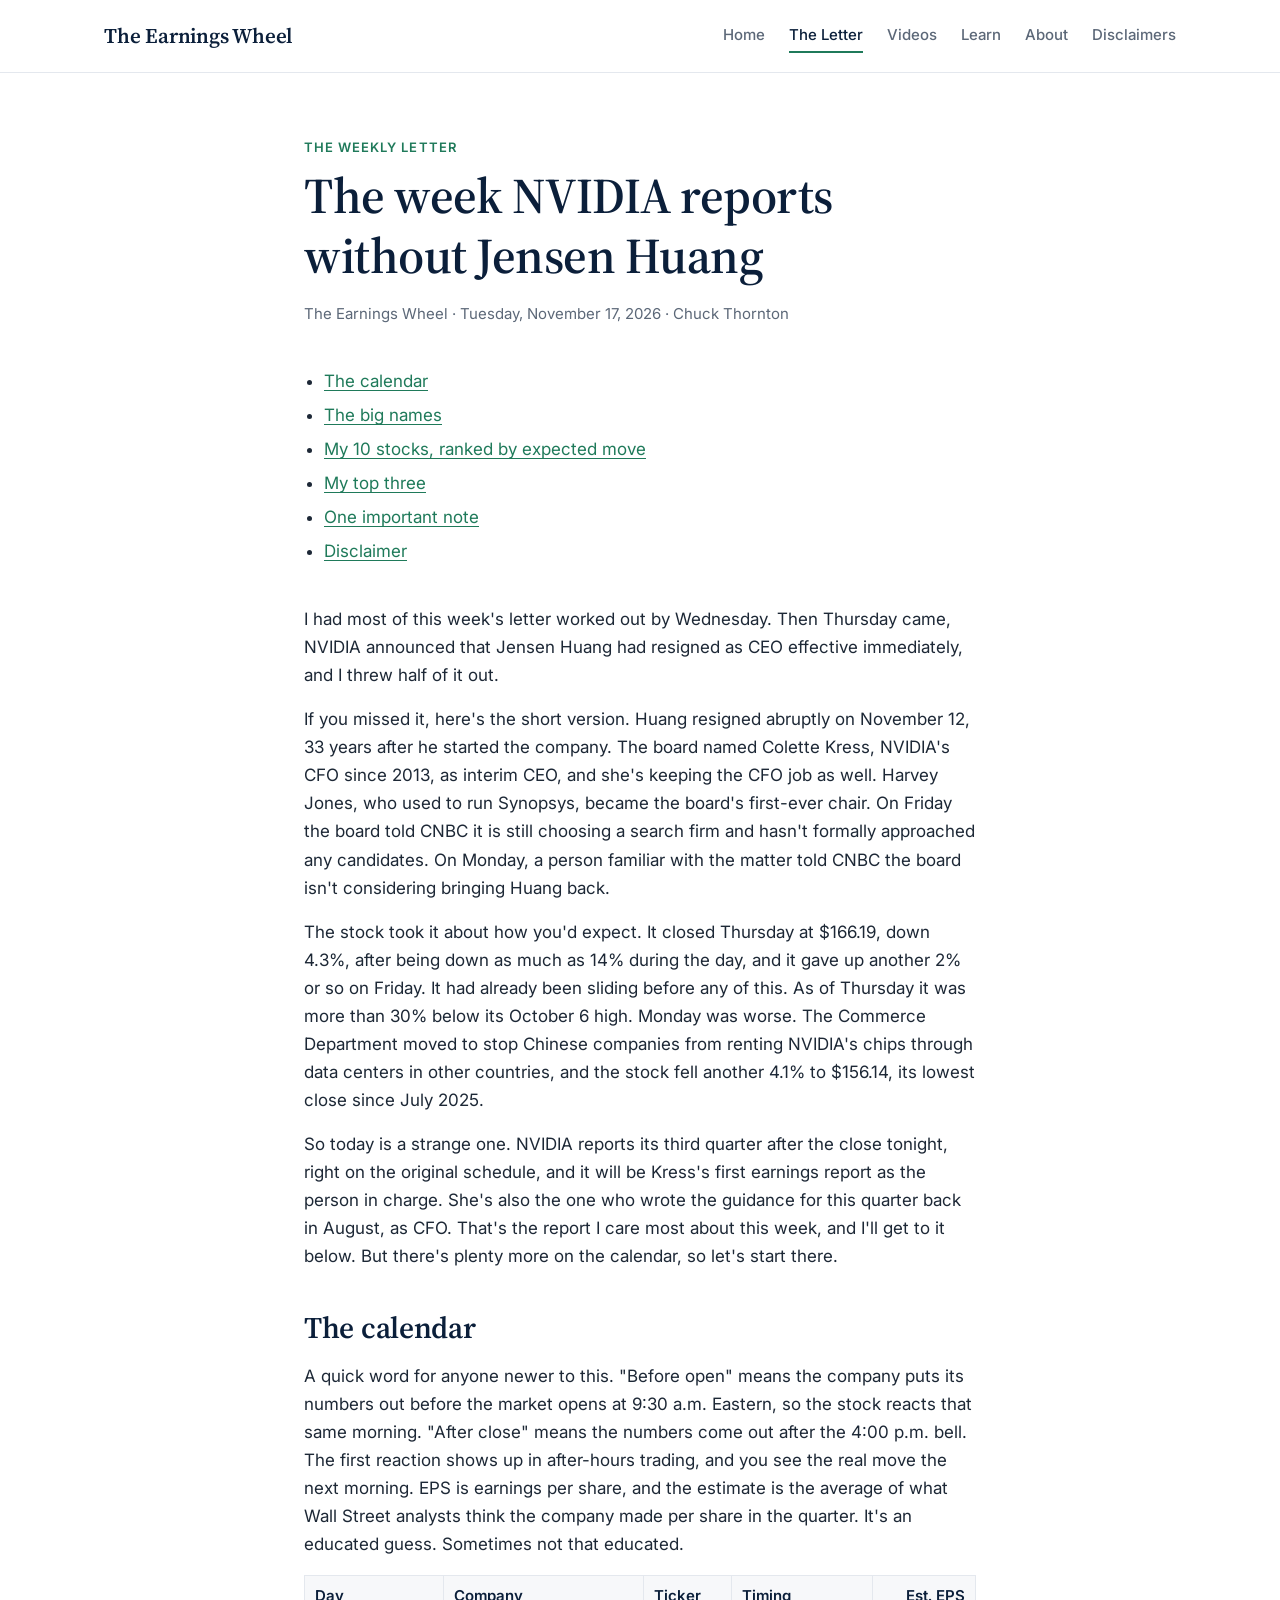
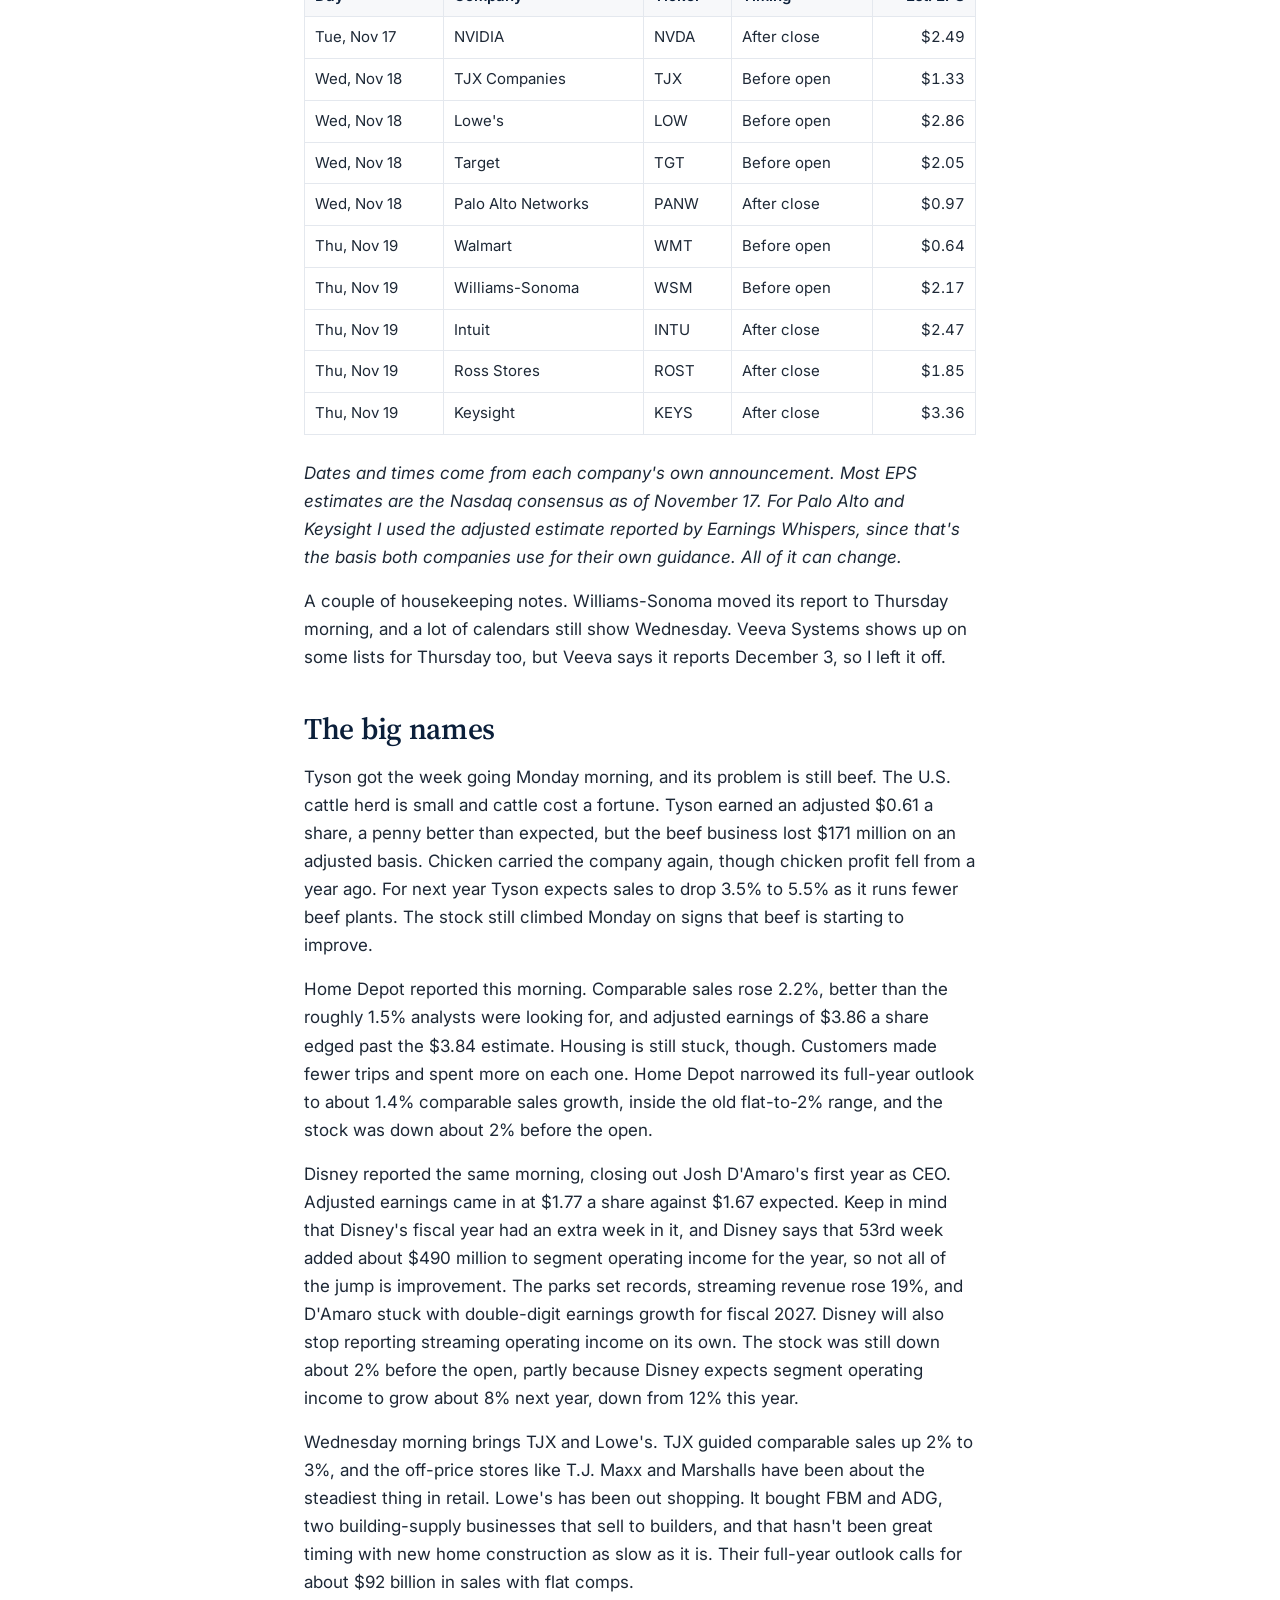
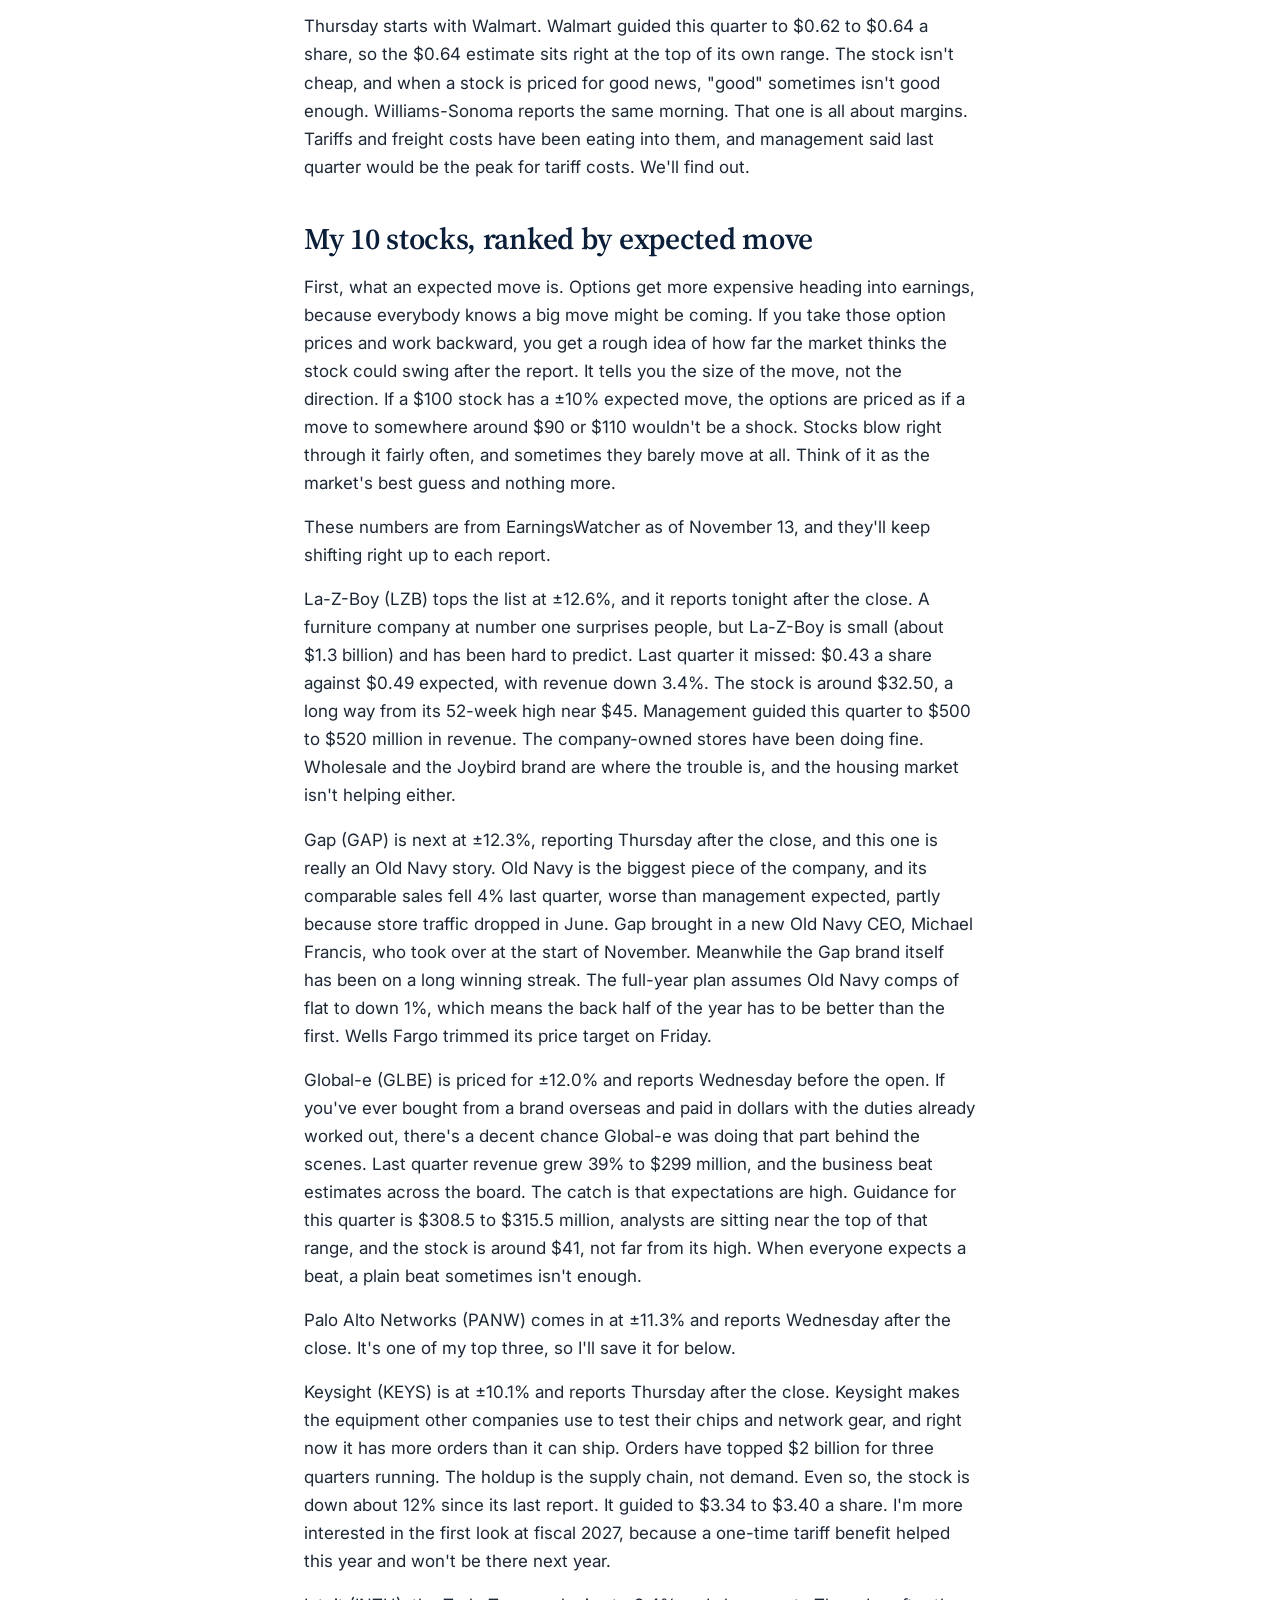
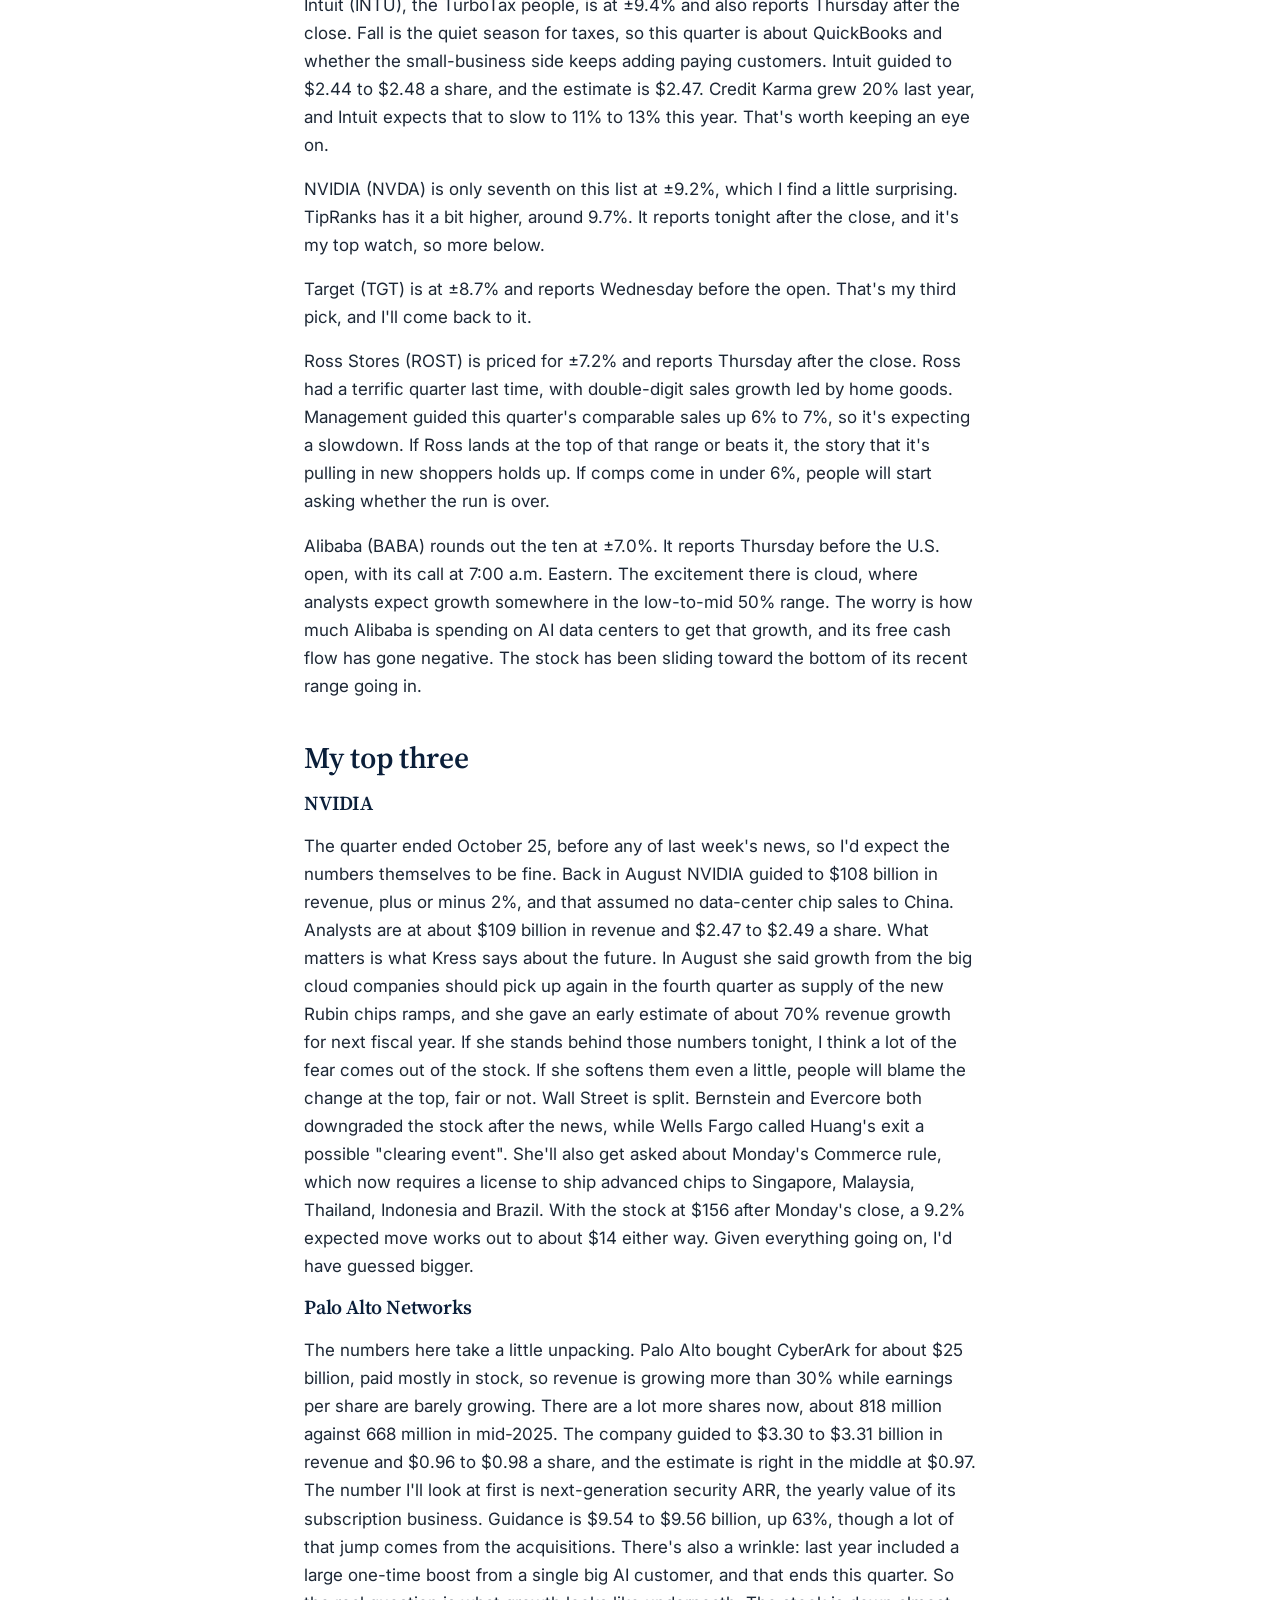
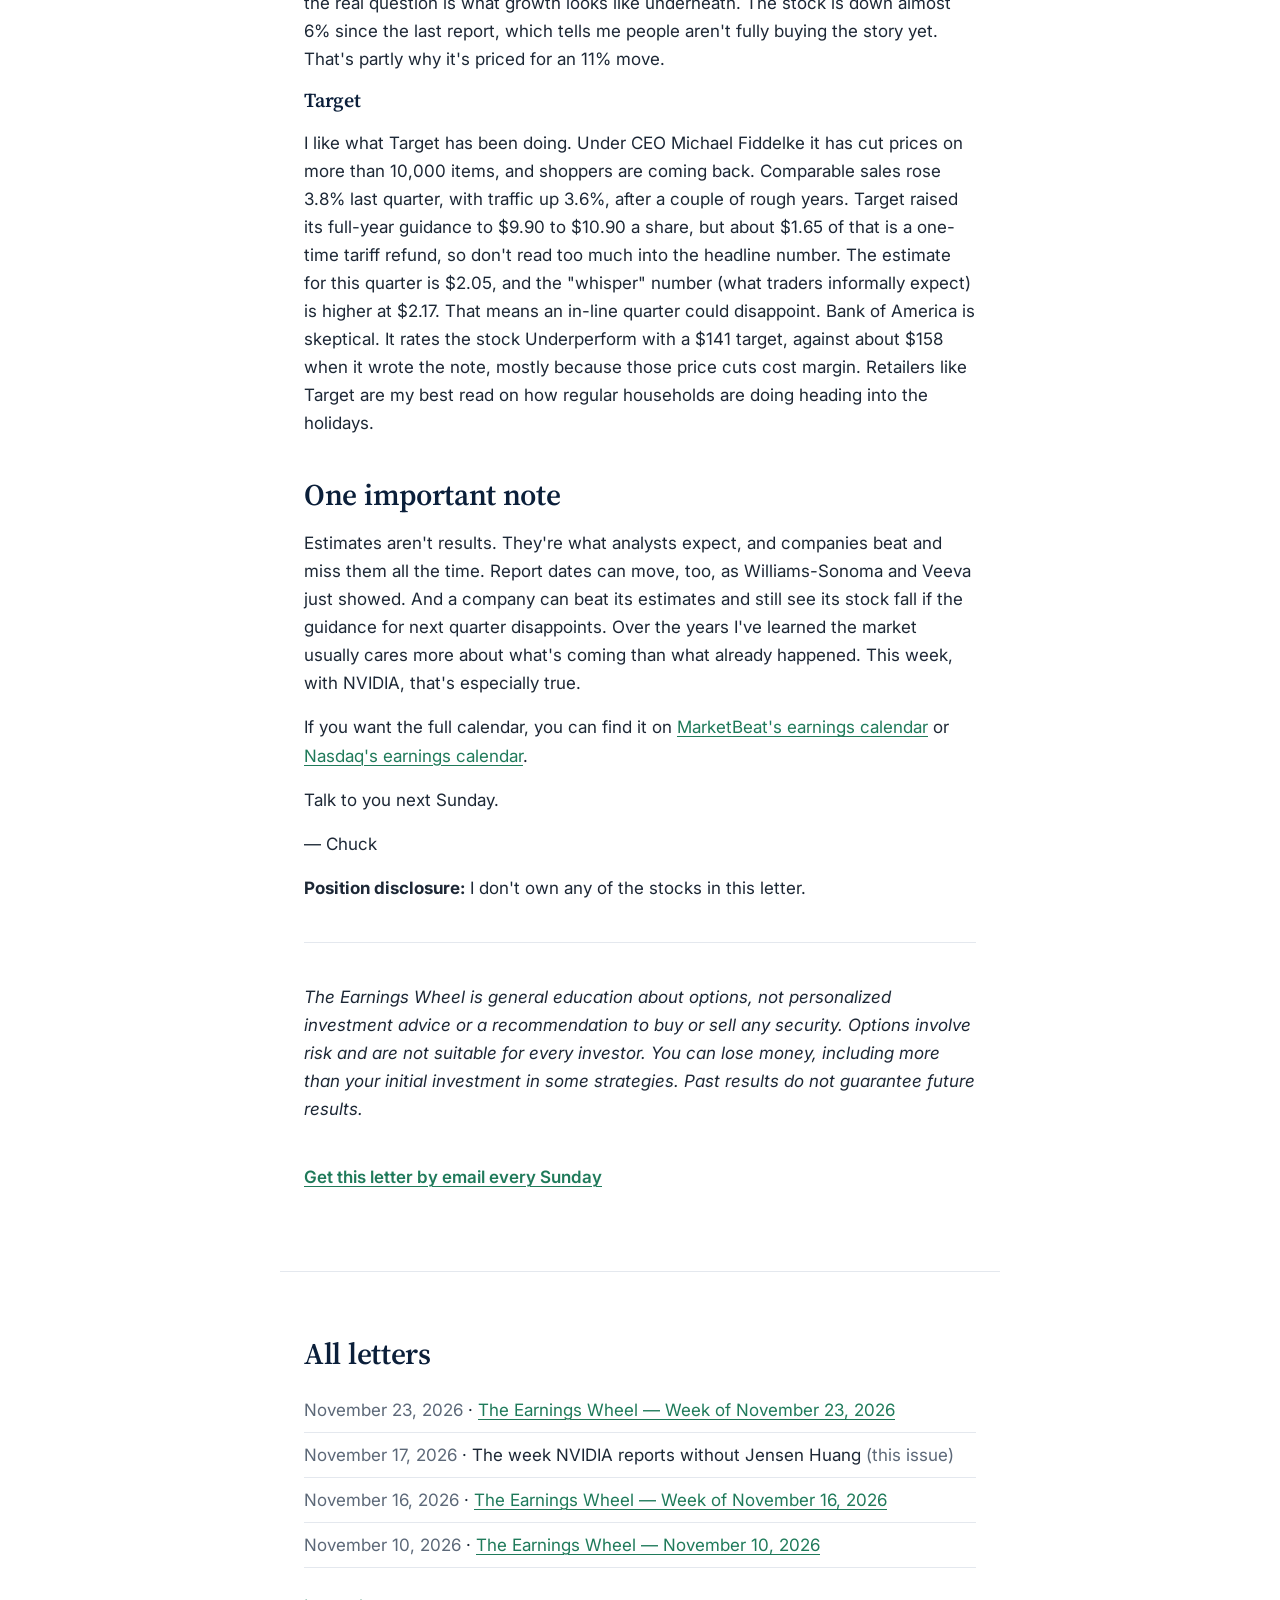
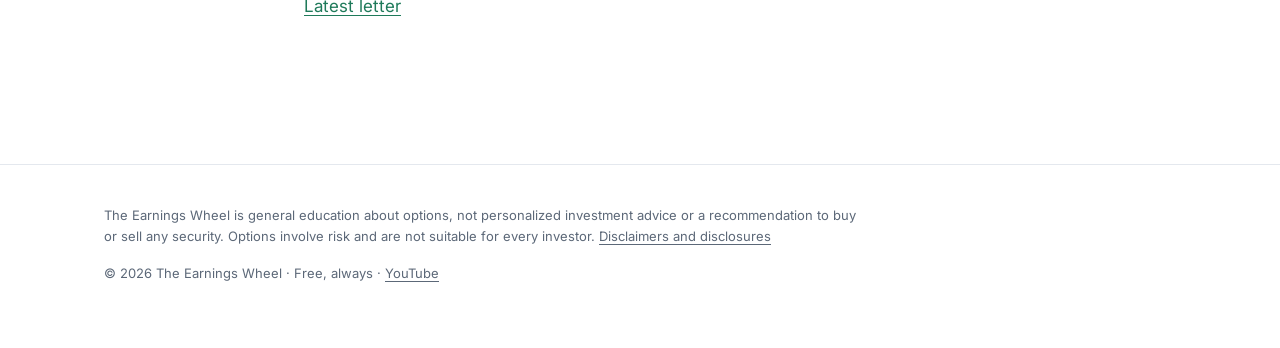
<file: letters/2026-11-17.html>
<!doctype html>
<html lang="en">
<head>
<meta charset="utf-8">
<meta name="viewport" content="width=device-width, initial-scale=1">
<title>The Earnings Wheel | The Letter — The week NVIDIA reports without Jensen Huang, November 17, 2026</title>
<meta name="description" content="The Earnings Wheel for November 17, 2026: the week NVIDIA reports without Jensen Huang, the earnings calendar, ten stocks ranked by expected move and my top three. By Chuck Thornton.">
<meta property="og:title" content="The Earnings Wheel | The Letter — The week NVIDIA reports without Jensen Huang, November 17, 2026">
<meta property="og:description" content="The Earnings Wheel for November 17, 2026: the week NVIDIA reports without Jensen Huang, the earnings calendar, ten stocks ranked by expected move and my top three. By Chuck Thornton.">
<meta property="og:url" content="https://earningswheel.com/letters/2026-11-17.html">
<meta property="og:image" content="https://earningswheel.com/images/og/letter_1200x630.png">
<meta name="twitter:card" content="summary_large_image">
<link rel="icon" href="data:image/svg+xml,%3Csvg xmlns='http://www.w3.org/2000/svg' viewBox='0 0 64 64'%3E%3Crect width='64' height='64' rx='12' fill='%230b1f3a'/%3E%3Ccircle cx='32' cy='32' r='15' fill='none' stroke='%23ffffff' stroke-width='5'/%3E%3Ccircle cx='32' cy='32' r='4' fill='%231f7a5a'/%3E%3C/svg%3E">
<link rel="preconnect" href="https://fonts.googleapis.com">
<link rel="preconnect" href="https://fonts.gstatic.com" crossorigin>
<link rel="stylesheet" href="https://fonts.googleapis.com/css2?family=Inter:wght@400;500;600&amp;family=Source+Serif+4:opsz,wght@8..60,500;8..60,600&amp;display=swap">
<link rel="stylesheet" href="../styles.css">
</head>
<body>
<header class="site-header">
  <div class="container header-inner">
    <a class="wordmark" href="../index.html">The Earnings Wheel</a>
    <nav class="site-nav" aria-label="Main"><a href="../index.html">Home</a><a href="../letter.html" aria-current="page">The Letter</a><a href="../videos.html">Videos</a><a href="../learn.html">Learn</a><a href="../about.html">About</a><a href="../disclaimers.html">Disclaimers</a></nav>
  </div>
</header>
<main>
<section class="page-head letter-head">
  <div class="container prose">
    <p class="eyebrow">The weekly letter</p>
    <h1>The week NVIDIA reports without Jensen Huang</h1>
    <p class="letter-byline">The Earnings Wheel · Tuesday, November 17, 2026 · Chuck Thornton</p>
  </div>
</section>
<section class="section">
  <div class="container prose letter-issue">
    <nav class="letter-toc" aria-label="November 17 contents">
      <ul>
        <li><a href="#nov17-the-calendar">The calendar</a></li>
        <li><a href="#nov17-the-big-names">The big names</a></li>
        <li><a href="#nov17-my-10-stocks-ranked-by-expected-move">My 10 stocks, ranked by expected move</a></li>
        <li><a href="#nov17-my-top-three">My top three</a></li>
        <li><a href="#nov17-one-important-note">One important note</a></li>
        <li><a href="#nov17-disclaimer">Disclaimer</a></li>
      </ul>
    </nav>

    <p>I had most of this week's letter worked out by Wednesday. Then Thursday came, NVIDIA announced that Jensen Huang had resigned as CEO effective immediately, and I threw half of it out.</p>
    <p>If you missed it, here's the short version. Huang resigned abruptly on November 12, 33 years after he started the company. The board named Colette Kress, NVIDIA's CFO since 2013, as interim CEO, and she's keeping the CFO job as well. Harvey Jones, who used to run Synopsys, became the board's first-ever chair. On Friday the board told CNBC it is still choosing a search firm and hasn't formally approached any candidates. On Monday, a person familiar with the matter told CNBC the board isn't considering bringing Huang back.</p>
    <p>The stock took it about how you'd expect. It closed Thursday at $166.19, down 4.3%, after being down as much as 14% during the day, and it gave up another 2% or so on Friday. It had already been sliding before any of this. As of Thursday it was more than 30% below its October 6 high. Monday was worse. The Commerce Department moved to stop Chinese companies from renting NVIDIA's chips through data centers in other countries, and the stock fell another 4.1% to $156.14, its lowest close since July 2025.</p>
    <p>So today is a strange one. NVIDIA reports its third quarter after the close tonight, right on the original schedule, and it will be Kress's first earnings report as the person in charge. She's also the one who wrote the guidance for this quarter back in August, as CFO. That's the report I care most about this week, and I'll get to it below. But there's plenty more on the calendar, so let's start there.</p>
    <h2 id="nov17-the-calendar">The calendar</h2>
    <p>A quick word for anyone newer to this. "Before open" means the company puts its numbers out before the market opens at 9:30 a.m. Eastern, so the stock reacts that same morning. "After close" means the numbers come out after the 4:00 p.m. bell. The first reaction shows up in after-hours trading, and you see the real move the next morning. EPS is earnings per share, and the estimate is the average of what Wall Street analysts think the company made per share in the quarter. It's an educated guess. Sometimes not that educated.</p>
    <div class="table-wrap">
    <table class="letter-table">
    <thead>
    <tr>
    <th>Day</th>
    <th>Company</th>
    <th>Ticker</th>
    <th>Timing</th>
    <th class="num">Est. EPS</th>
    </tr>
    </thead>
    <tbody>
    <tr>
    <td>Tue, Nov 17</td>
    <td>NVIDIA</td>
    <td>NVDA</td>
    <td>After close</td>
    <td class="num">$2.49</td>
    </tr>
    <tr>
    <td>Wed, Nov 18</td>
    <td>TJX Companies</td>
    <td>TJX</td>
    <td>Before open</td>
    <td class="num">$1.33</td>
    </tr>
    <tr>
    <td>Wed, Nov 18</td>
    <td>Lowe's</td>
    <td>LOW</td>
    <td>Before open</td>
    <td class="num">$2.86</td>
    </tr>
    <tr>
    <td>Wed, Nov 18</td>
    <td>Target</td>
    <td>TGT</td>
    <td>Before open</td>
    <td class="num">$2.05</td>
    </tr>
    <tr>
    <td>Wed, Nov 18</td>
    <td>Palo Alto Networks</td>
    <td>PANW</td>
    <td>After close</td>
    <td class="num">$0.97</td>
    </tr>
    <tr>
    <td>Thu, Nov 19</td>
    <td>Walmart</td>
    <td>WMT</td>
    <td>Before open</td>
    <td class="num">$0.64</td>
    </tr>
    <tr>
    <td>Thu, Nov 19</td>
    <td>Williams-Sonoma</td>
    <td>WSM</td>
    <td>Before open</td>
    <td class="num">$2.17</td>
    </tr>
    <tr>
    <td>Thu, Nov 19</td>
    <td>Intuit</td>
    <td>INTU</td>
    <td>After close</td>
    <td class="num">$2.47</td>
    </tr>
    <tr>
    <td>Thu, Nov 19</td>
    <td>Ross Stores</td>
    <td>ROST</td>
    <td>After close</td>
    <td class="num">$1.85</td>
    </tr>
    <tr>
    <td>Thu, Nov 19</td>
    <td>Keysight</td>
    <td>KEYS</td>
    <td>After close</td>
    <td class="num">$3.36</td>
    </tr>
    </tbody>
    </table>
    </div>
    <p><em>Dates and times come from each company's own announcement. Most EPS estimates are the Nasdaq consensus as of November 17. For Palo Alto and Keysight I used the adjusted estimate reported by Earnings Whispers, since that's the basis both companies use for their own guidance. All of it can change.</em></p>
    <p>A couple of housekeeping notes. Williams-Sonoma moved its report to Thursday morning, and a lot of calendars still show Wednesday. Veeva Systems shows up on some lists for Thursday too, but Veeva says it reports December 3, so I left it off.</p>
    <h2 id="nov17-the-big-names">The big names</h2>
    <p>Tyson got the week going Monday morning, and its problem is still beef. The U.S. cattle herd is small and cattle cost a fortune. Tyson earned an adjusted $0.61 a share, a penny better than expected, but the beef business lost $171 million on an adjusted basis. Chicken carried the company again, though chicken profit fell from a year ago. For next year Tyson expects sales to drop 3.5% to 5.5% as it runs fewer beef plants. The stock still climbed Monday on signs that beef is starting to improve.</p>
    <p>Home Depot reported this morning. Comparable sales rose 2.2%, better than the roughly 1.5% analysts were looking for, and adjusted earnings of $3.86 a share edged past the $3.84 estimate. Housing is still stuck, though. Customers made fewer trips and spent more on each one. Home Depot narrowed its full-year outlook to about 1.4% comparable sales growth, inside the old flat-to-2% range, and the stock was down about 2% before the open.</p>
    <p>Disney reported the same morning, closing out Josh D'Amaro's first year as CEO. Adjusted earnings came in at $1.77 a share against $1.67 expected. Keep in mind that Disney's fiscal year had an extra week in it, and Disney says that 53rd week added about $490 million to segment operating income for the year, so not all of the jump is improvement. The parks set records, streaming revenue rose 19%, and D'Amaro stuck with double-digit earnings growth for fiscal 2027. Disney will also stop reporting streaming operating income on its own. The stock was still down about 2% before the open, partly because Disney expects segment operating income to grow about 8% next year, down from 12% this year.</p>
    <p>Wednesday morning brings TJX and Lowe's. TJX guided comparable sales up 2% to 3%, and the off-price stores like T.J. Maxx and Marshalls have been about the steadiest thing in retail. Lowe's has been out shopping. It bought FBM and ADG, two building-supply businesses that sell to builders, and that hasn't been great timing with new home construction as slow as it is. Their full-year outlook calls for about $92 billion in sales with flat comps.</p>
    <p>Thursday starts with Walmart. Walmart guided this quarter to $0.62 to $0.64 a share, so the $0.64 estimate sits right at the top of its own range. The stock isn't cheap, and when a stock is priced for good news, "good" sometimes isn't good enough. Williams-Sonoma reports the same morning. That one is all about margins. Tariffs and freight costs have been eating into them, and management said last quarter would be the peak for tariff costs. We'll find out.</p>
    <h2 id="nov17-my-10-stocks-ranked-by-expected-move">My 10 stocks, ranked by expected move</h2>
    <p>First, what an expected move is. Options get more expensive heading into earnings, because everybody knows a big move might be coming. If you take those option prices and work backward, you get a rough idea of how far the market thinks the stock could swing after the report. It tells you the size of the move, not the direction. If a $100 stock has a ±10% expected move, the options are priced as if a move to somewhere around $90 or $110 wouldn't be a shock. Stocks blow right through it fairly often, and sometimes they barely move at all. Think of it as the market's best guess and nothing more.</p>
    <p>These numbers are from EarningsWatcher as of November 13, and they'll keep shifting right up to each report.</p>
    <p>La-Z-Boy (LZB) tops the list at ±12.6%, and it reports tonight after the close. A furniture company at number one surprises people, but La-Z-Boy is small (about $1.3 billion) and has been hard to predict. Last quarter it missed: $0.43 a share against $0.49 expected, with revenue down 3.4%. The stock is around $32.50, a long way from its 52-week high near $45. Management guided this quarter to $500 to $520 million in revenue. The company-owned stores have been doing fine. Wholesale and the Joybird brand are where the trouble is, and the housing market isn't helping either.</p>
    <p>Gap (GAP) is next at ±12.3%, reporting Thursday after the close, and this one is really an Old Navy story. Old Navy is the biggest piece of the company, and its comparable sales fell 4% last quarter, worse than management expected, partly because store traffic dropped in June. Gap brought in a new Old Navy CEO, Michael Francis, who took over at the start of November. Meanwhile the Gap brand itself has been on a long winning streak. The full-year plan assumes Old Navy comps of flat to down 1%, which means the back half of the year has to be better than the first. Wells Fargo trimmed its price target on Friday.</p>
    <p>Global-e (GLBE) is priced for ±12.0% and reports Wednesday before the open. If you've ever bought from a brand overseas and paid in dollars with the duties already worked out, there's a decent chance Global-e was doing that part behind the scenes. Last quarter revenue grew 39% to $299 million, and the business beat estimates across the board. The catch is that expectations are high. Guidance for this quarter is $308.5 to $315.5 million, analysts are sitting near the top of that range, and the stock is around $41, not far from its high. When everyone expects a beat, a plain beat sometimes isn't enough.</p>
    <p>Palo Alto Networks (PANW) comes in at ±11.3% and reports Wednesday after the close. It's one of my top three, so I'll save it for below.</p>
    <p>Keysight (KEYS) is at ±10.1% and reports Thursday after the close. Keysight makes the equipment other companies use to test their chips and network gear, and right now it has more orders than it can ship. Orders have topped $2 billion for three quarters running. The holdup is the supply chain, not demand. Even so, the stock is down about 12% since its last report. It guided to $3.34 to $3.40 a share. I'm more interested in the first look at fiscal 2027, because a one-time tariff benefit helped this year and won't be there next year.</p>
    <p>Intuit (INTU), the TurboTax people, is at ±9.4% and also reports Thursday after the close. Fall is the quiet season for taxes, so this quarter is about QuickBooks and whether the small-business side keeps adding paying customers. Intuit guided to $2.44 to $2.48 a share, and the estimate is $2.47. Credit Karma grew 20% last year, and Intuit expects that to slow to 11% to 13% this year. That's worth keeping an eye on.</p>
    <p>NVIDIA (NVDA) is only seventh on this list at ±9.2%, which I find a little surprising. TipRanks has it a bit higher, around 9.7%. It reports tonight after the close, and it's my top watch, so more below.</p>
    <p>Target (TGT) is at ±8.7% and reports Wednesday before the open. That's my third pick, and I'll come back to it.</p>
    <p>Ross Stores (ROST) is priced for ±7.2% and reports Thursday after the close. Ross had a terrific quarter last time, with double-digit sales growth led by home goods. Management guided this quarter's comparable sales up 6% to 7%, so it's expecting a slowdown. If Ross lands at the top of that range or beats it, the story that it's pulling in new shoppers holds up. If comps come in under 6%, people will start asking whether the run is over.</p>
    <p>Alibaba (BABA) rounds out the ten at ±7.0%. It reports Thursday before the U.S. open, with its call at 7:00 a.m. Eastern. The excitement there is cloud, where analysts expect growth somewhere in the low-to-mid 50% range. The worry is how much Alibaba is spending on AI data centers to get that growth, and its free cash flow has gone negative. The stock has been sliding toward the bottom of its recent range going in.</p>
    <h2 id="nov17-my-top-three">My top three</h2>
    <h3 id="nov17-nvidia">NVIDIA</h3>
    <p>The quarter ended October 25, before any of last week's news, so I'd expect the numbers themselves to be fine. Back in August NVIDIA guided to $108 billion in revenue, plus or minus 2%, and that assumed no data-center chip sales to China. Analysts are at about $109 billion in revenue and $2.47 to $2.49 a share. What matters is what Kress says about the future. In August she said growth from the big cloud companies should pick up again in the fourth quarter as supply of the new Rubin chips ramps, and she gave an early estimate of about 70% revenue growth for next fiscal year. If she stands behind those numbers tonight, I think a lot of the fear comes out of the stock. If she softens them even a little, people will blame the change at the top, fair or not. Wall Street is split. Bernstein and Evercore both downgraded the stock after the news, while Wells Fargo called Huang's exit a possible "clearing event". She'll also get asked about Monday's Commerce rule, which now requires a license to ship advanced chips to Singapore, Malaysia, Thailand, Indonesia and Brazil. With the stock at $156 after Monday's close, a 9.2% expected move works out to about $14 either way. Given everything going on, I'd have guessed bigger.</p>
    <h3 id="nov17-palo-alto-networks">Palo Alto Networks</h3>
    <p>The numbers here take a little unpacking. Palo Alto bought CyberArk for about $25 billion, paid mostly in stock, so revenue is growing more than 30% while earnings per share are barely growing. There are a lot more shares now, about 818 million against 668 million in mid-2025. The company guided to $3.30 to $3.31 billion in revenue and $0.96 to $0.98 a share, and the estimate is right in the middle at $0.97. The number I'll look at first is next-generation security ARR, the yearly value of its subscription business. Guidance is $9.54 to $9.56 billion, up 63%, though a lot of that jump comes from the acquisitions. There's also a wrinkle: last year included a large one-time boost from a single big AI customer, and that ends this quarter. So the real question is what growth looks like underneath. The stock is down almost 6% since the last report, which tells me people aren't fully buying the story yet. That's partly why it's priced for an 11% move.</p>
    <h3 id="nov17-target">Target</h3>
    <p>I like what Target has been doing. Under CEO Michael Fiddelke it has cut prices on more than 10,000 items, and shoppers are coming back. Comparable sales rose 3.8% last quarter, with traffic up 3.6%, after a couple of rough years. Target raised its full-year guidance to $9.90 to $10.90 a share, but about $1.65 of that is a one-time tariff refund, so don't read too much into the headline number. The estimate for this quarter is $2.05, and the "whisper" number (what traders informally expect) is higher at $2.17. That means an in-line quarter could disappoint. Bank of America is skeptical. It rates the stock Underperform with a $141 target, against about $158 when it wrote the note, mostly because those price cuts cost margin. Retailers like Target are my best read on how regular households are doing heading into the holidays.</p>
    <h2 id="nov17-one-important-note">One important note</h2>
    <p>Estimates aren't results. They're what analysts expect, and companies beat and miss them all the time. Report dates can move, too, as Williams-Sonoma and Veeva just showed. And a company can beat its estimates and still see its stock fall if the guidance for next quarter disappoints. Over the years I've learned the market usually cares more about what's coming than what already happened. This week, with NVIDIA, that's especially true.</p>
    <p>If you want the full calendar, you can find it on <a href="https://www.marketbeat.com/earnings/" target="_blank" rel="noopener">MarketBeat's earnings calendar</a> or <a href="https://www.nasdaq.com/market-activity/earnings" target="_blank" rel="noopener">Nasdaq's earnings calendar</a>.</p>
    <p>Talk to you next Sunday.</p>
    <p>— Chuck</p>
    <p><strong>Position disclosure:</strong> I don't own any of the stocks in this letter.</p>
    <hr>
    <p id="nov17-disclaimer"><em>The Earnings Wheel is general education about options, not personalized investment advice or a recommendation to buy or sell any security. Options involve risk and are not suitable for every investor. You can lose money, including more than your initial investment in some strategies. Past results do not guarantee future results.</em></p>
    <p class="letter-email"><a href="https://earningswheel.substack.com" target="_blank" rel="noopener">Get this letter by email every Sunday</a></p>
  </div>
</section>
<section class="section section-rule" id="earlier-letters">
  <div class="container prose letter-archive">
    <h2 id="earlier-issues">All letters</h2>
    <ul class="letter-archive-list">
      <li><time datetime="2026-11-23">November 23, 2026</time> &middot; <a href="../letters/2026-11-23.html">The Earnings Wheel — Week of November 23, 2026</a></li>
      <li aria-current="page"><time datetime="2026-11-17">November 17, 2026</time> &middot; The week NVIDIA reports without Jensen Huang <span class="note">(this issue)</span></li>
      <li><time datetime="2026-11-16">November 16, 2026</time> &middot; <a href="../letters/2026-11-16.html">The Earnings Wheel — Week of November 16, 2026</a></li>
      <li><time datetime="2026-11-10">November 10, 2026</time> &middot; <a href="../letters/2026-11-10.html">The Earnings Wheel — November 10, 2026</a></li>
    </ul>
    <p><a href="../letter.html">Latest letter</a></p>
  </div>
</section>

</main>
<footer class="site-footer">
  <div class="container">
    <p class="footer-note">The Earnings Wheel is general education about options, not personalized investment advice or a recommendation to buy or sell any security. Options involve risk and are not suitable for every investor. <a href="../disclaimers.html">Disclaimers and disclosures</a></p>
    <p class="footer-meta">&copy; 2026 The Earnings Wheel &middot; Free, always &middot; <a href="https://www.youtube.com/@EarningsWheel" target="_blank" rel="noopener">YouTube</a></p>
  </div>
</footer>

</body>
</html>
</file>
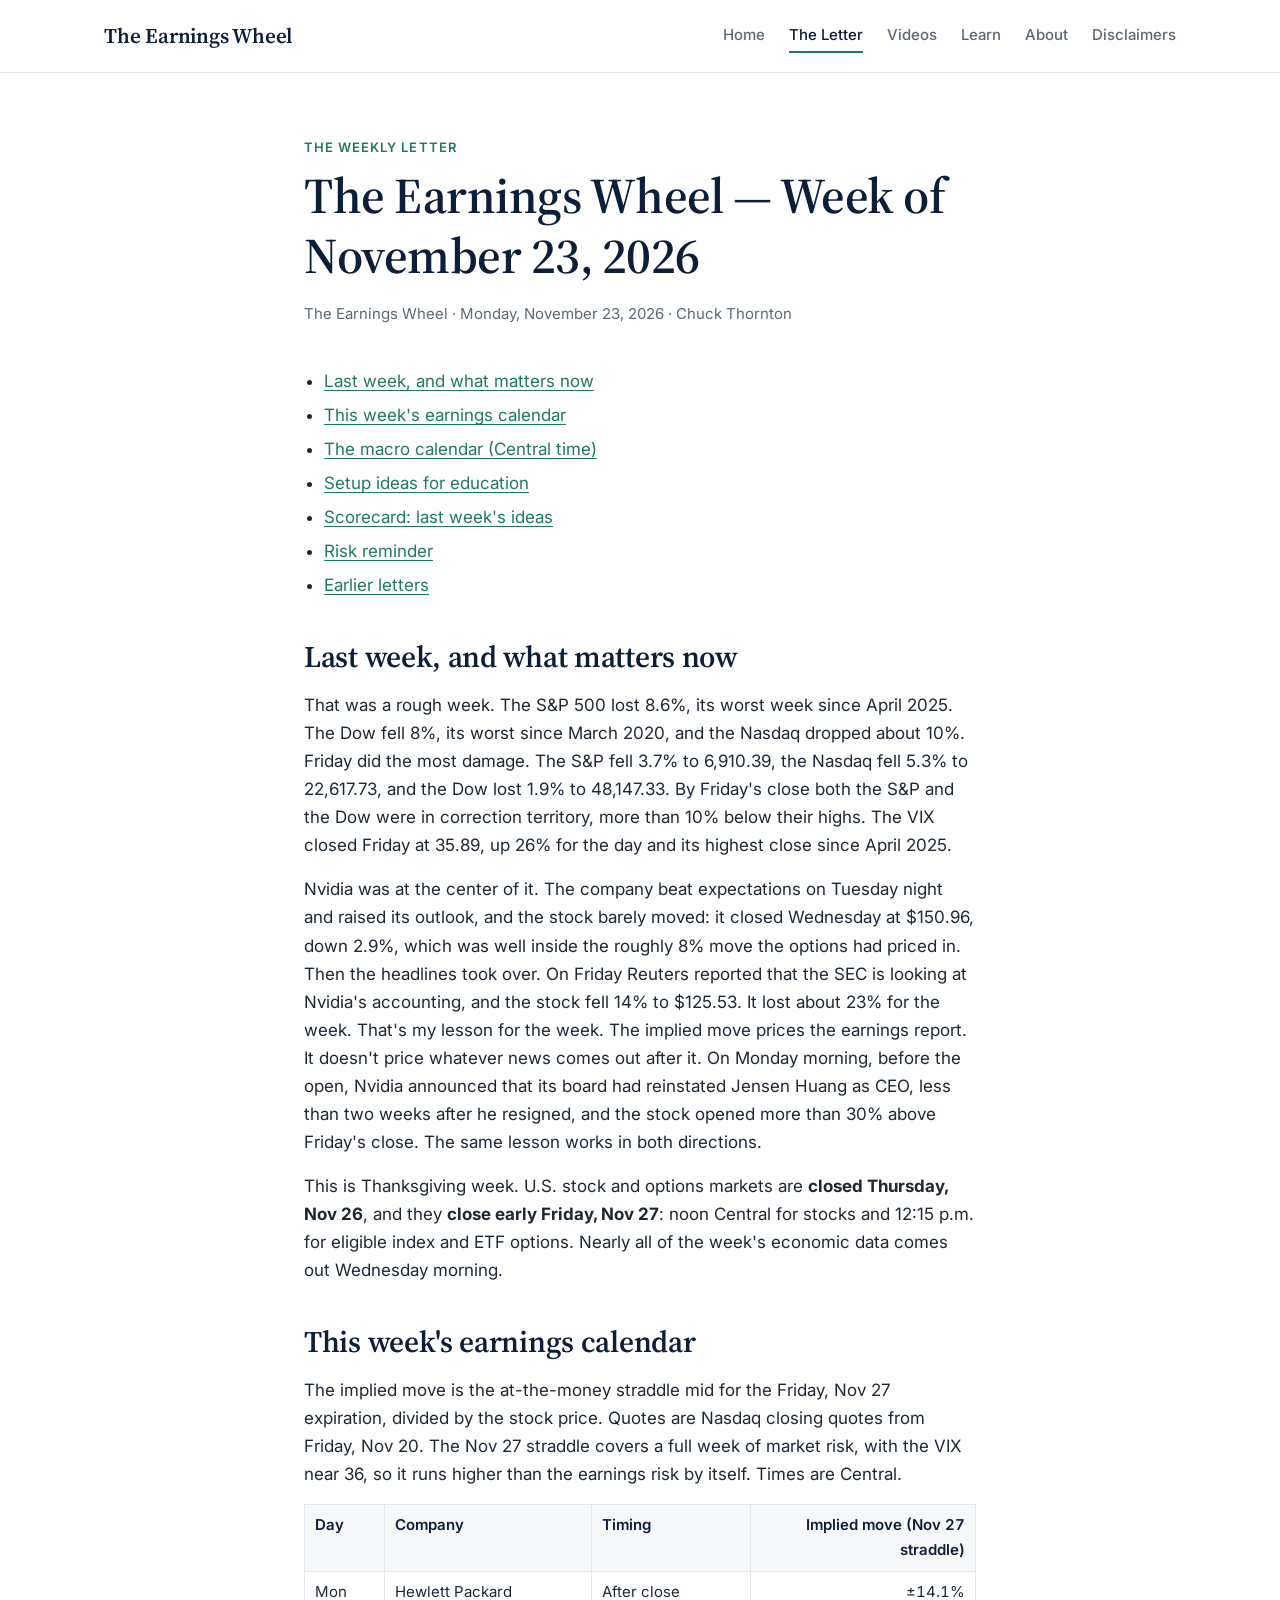
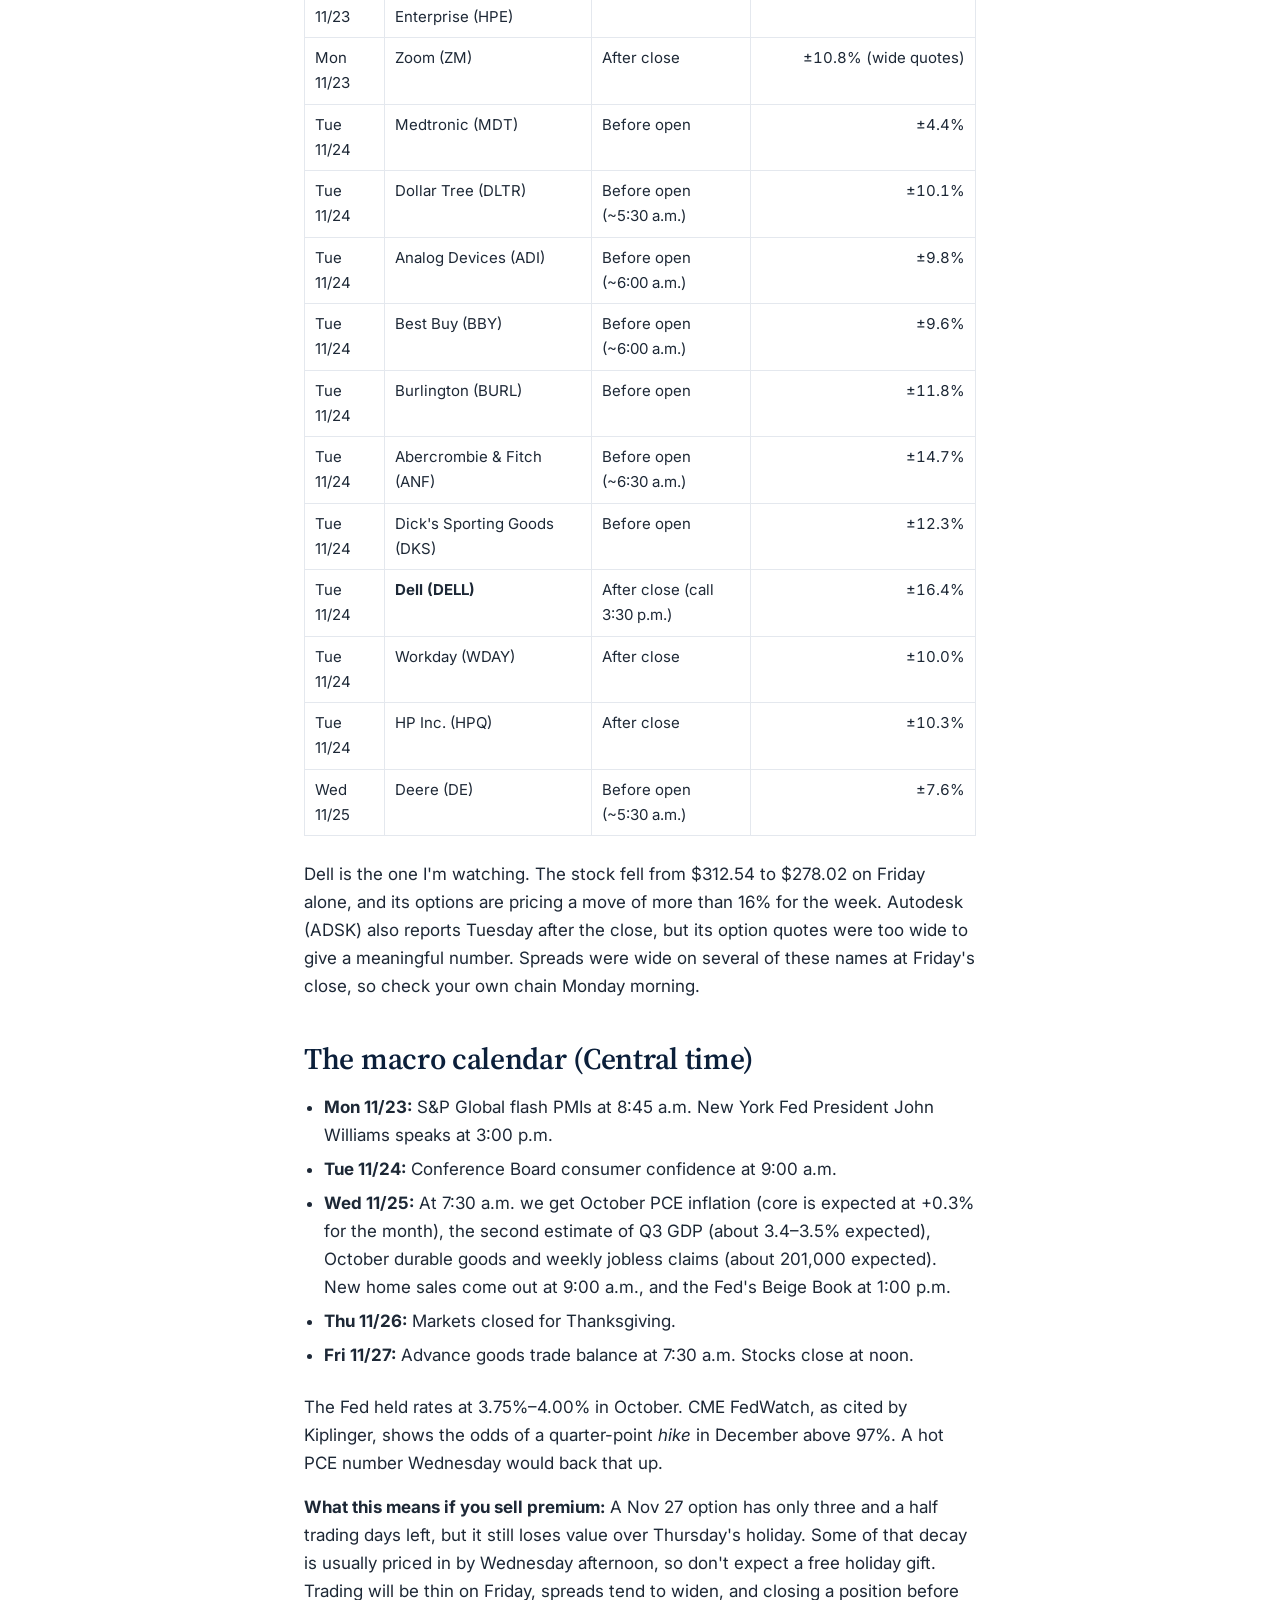
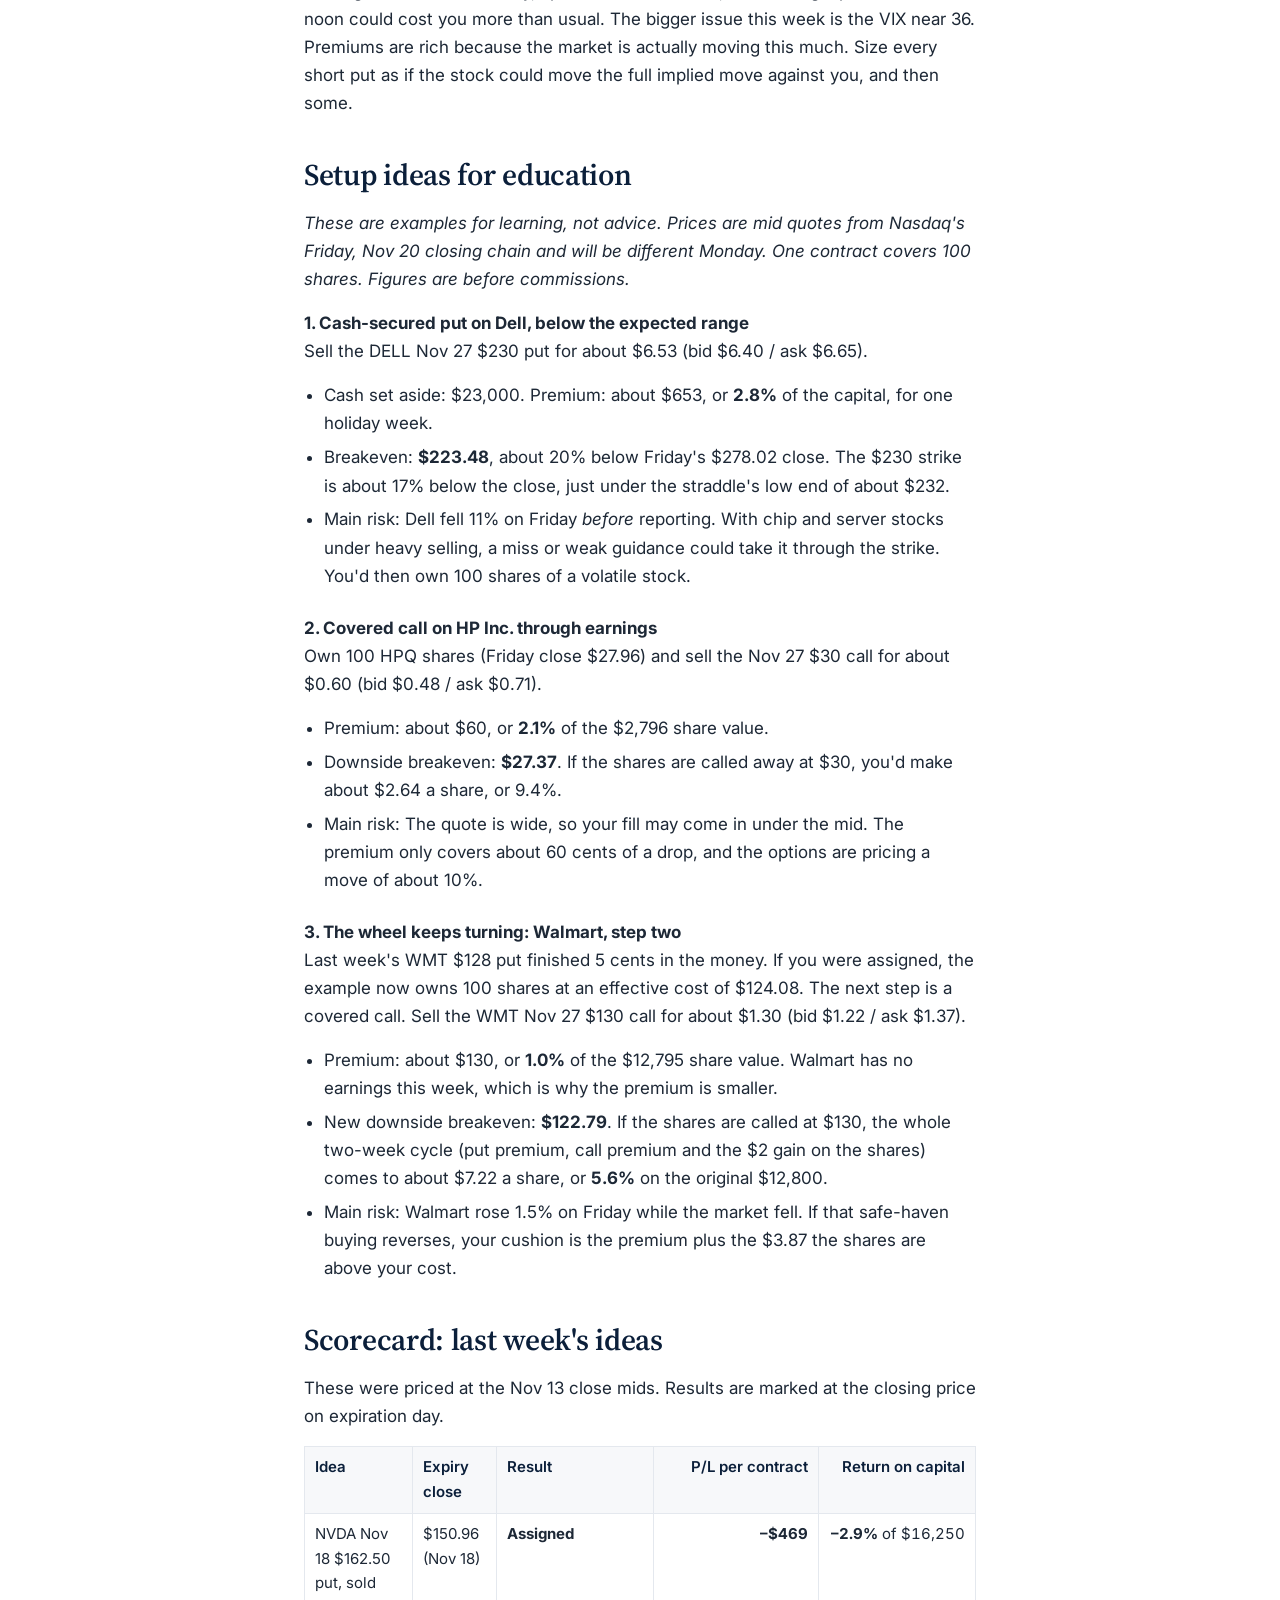
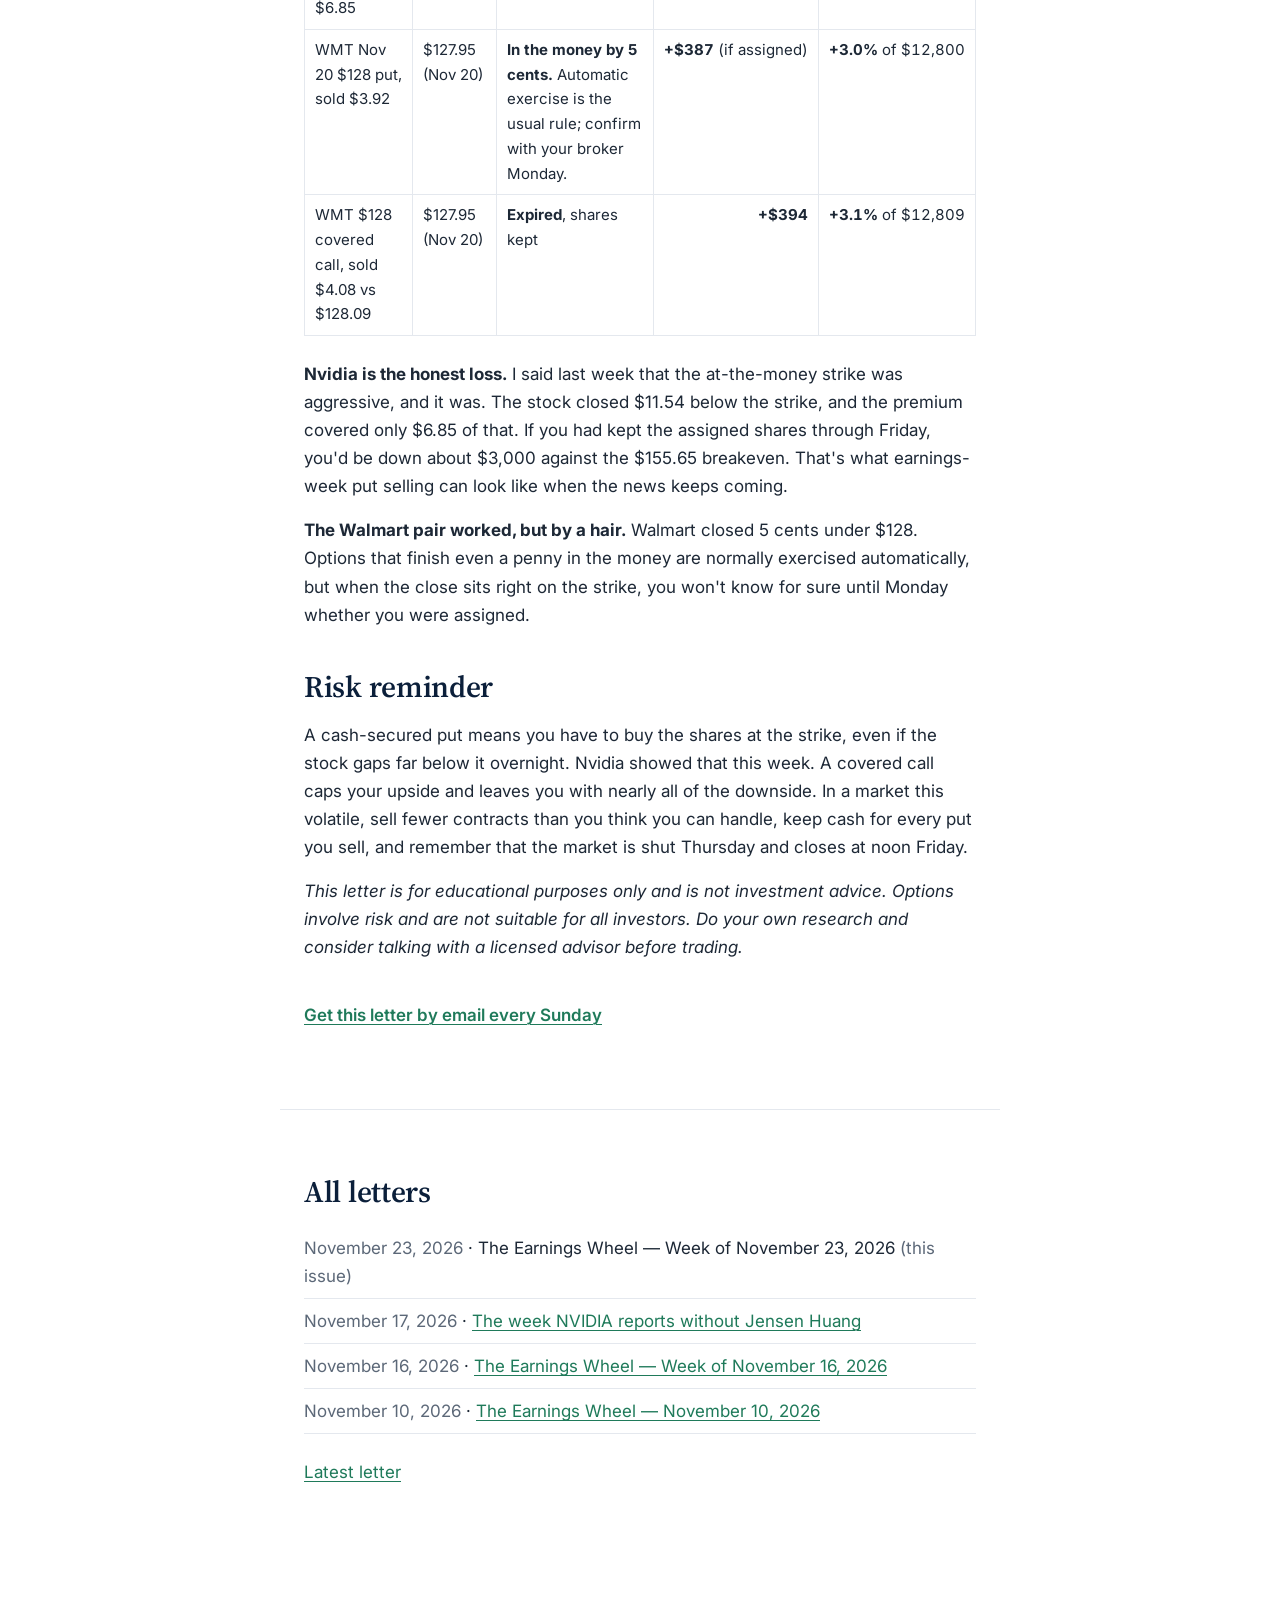
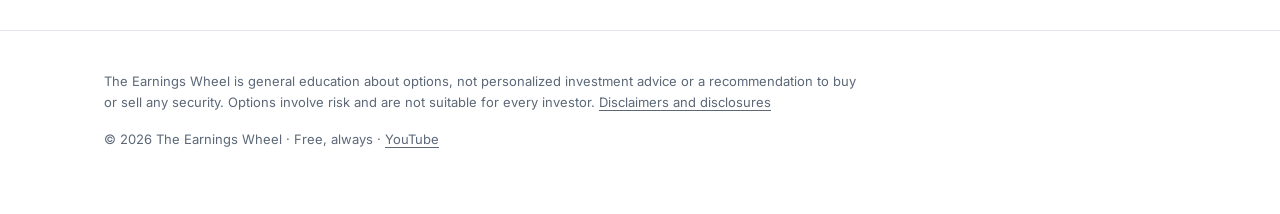
<file: letters/2026-11-23.html>
<!doctype html>
<html lang="en">
<head>
<meta charset="utf-8">
<meta name="viewport" content="width=device-width, initial-scale=1">
<title>The Earnings Wheel | The Letter — Week of November 23, 2026</title>
<meta name="description" content="The Earnings Wheel for the week of November 23, 2026: a rough week for stocks, Nvidia's swings, the Thanksgiving-week earnings calendar with implied moves, three setup ideas for education and last week's scorecard. By Chuck Thornton.">
<meta property="og:title" content="The Earnings Wheel | The Letter — Week of November 23, 2026">
<meta property="og:description" content="The Earnings Wheel for the week of November 23, 2026: a rough week for stocks, Nvidia's swings, the Thanksgiving-week earnings calendar with implied moves, three setup ideas for education and last week's scorecard. By Chuck Thornton.">
<meta property="og:url" content="https://earningswheel.com/letters/2026-11-23.html">
<meta property="og:image" content="https://earningswheel.com/images/og/letter_1200x630.png">
<meta name="twitter:card" content="summary_large_image">
<link rel="icon" href="data:image/svg+xml,%3Csvg xmlns='http://www.w3.org/2000/svg' viewBox='0 0 64 64'%3E%3Crect width='64' height='64' rx='12' fill='%230b1f3a'/%3E%3Ccircle cx='32' cy='32' r='15' fill='none' stroke='%23ffffff' stroke-width='5'/%3E%3Ccircle cx='32' cy='32' r='4' fill='%231f7a5a'/%3E%3C/svg%3E">
<link rel="preconnect" href="https://fonts.googleapis.com">
<link rel="preconnect" href="https://fonts.gstatic.com" crossorigin>
<link rel="stylesheet" href="https://fonts.googleapis.com/css2?family=Inter:wght@400;500;600&amp;family=Source+Serif+4:opsz,wght@8..60,500;8..60,600&amp;display=swap">
<link rel="stylesheet" href="../styles.css">
</head>
<body>
<header class="site-header">
  <div class="container header-inner">
    <a class="wordmark" href="../index.html">The Earnings Wheel</a>
    <nav class="site-nav" aria-label="Main"><a href="../index.html">Home</a><a href="../letter.html" aria-current="page">The Letter</a><a href="../videos.html">Videos</a><a href="../learn.html">Learn</a><a href="../about.html">About</a><a href="../disclaimers.html">Disclaimers</a></nav>
  </div>
</header>
<main>
<section class="page-head letter-head">
  <div class="container prose">
    <p class="eyebrow">The weekly letter</p>
    <h1>The Earnings Wheel — Week of November 23, 2026</h1>
    <p class="letter-byline">The Earnings Wheel · Monday, November 23, 2026 · Chuck Thornton</p>
  </div>
</section>
<section class="section">
  <div class="container prose letter-issue">
    <nav class="letter-toc" aria-label="Contents">
      <ul>
        <li><a href="#nov23-last-week">Last week, and what matters now</a></li>
        <li><a href="#nov23-earnings-calendar">This week's earnings calendar</a></li>
        <li><a href="#nov23-macro-calendar">The macro calendar (Central time)</a></li>
        <li><a href="#nov23-setup-ideas">Setup ideas for education</a></li>
        <li><a href="#nov23-scorecard">Scorecard: last week's ideas</a></li>
        <li><a href="#nov23-risk-reminder">Risk reminder</a></li>
        <li><a href="#earlier-letters">Earlier letters</a></li>
      </ul>
    </nav>

    <h2 id="nov23-last-week">Last week, and what matters now</h2>
    <p>That was a rough week. The S&amp;P 500 lost 8.6%, its worst week since April 2025. The Dow fell 8%, its worst since March 2020, and the Nasdaq dropped about 10%. Friday did the most damage. The S&amp;P fell 3.7% to 6,910.39, the Nasdaq fell 5.3% to 22,617.73, and the Dow lost 1.9% to 48,147.33. By Friday's close both the S&amp;P and the Dow were in correction territory, more than 10% below their highs. The VIX closed Friday at 35.89, up 26% for the day and its highest close since April 2025.</p>
    <p>Nvidia was at the center of it. The company beat expectations on Tuesday night and raised its outlook, and the stock barely moved: it closed Wednesday at $150.96, down 2.9%, which was well inside the roughly 8% move the options had priced in. Then the headlines took over. On Friday Reuters reported that the SEC is looking at Nvidia's accounting, and the stock fell 14% to $125.53. It lost about 23% for the week. That's my lesson for the week. The implied move prices the earnings report. It doesn't price whatever news comes out after it. On Monday morning, before the open, Nvidia announced that its board had reinstated Jensen Huang as CEO, less than two weeks after he resigned, and the stock opened more than 30% above Friday's close. The same lesson works in both directions.</p>
    <p>This is Thanksgiving week. U.S. stock and options markets are <strong>closed Thursday, Nov 26</strong>, and they <strong>close early Friday, Nov 27</strong>: noon Central for stocks and 12:15 p.m. for eligible index and ETF options. Nearly all of the week's economic data comes out Wednesday morning.</p>
    <h2 id="nov23-earnings-calendar">This week's earnings calendar</h2>
    <p>The implied move is the at-the-money straddle mid for the Friday, Nov 27 expiration, divided by the stock price. Quotes are Nasdaq closing quotes from Friday, Nov 20. The Nov 27 straddle covers a full week of market risk, with the VIX near 36, so it runs higher than the earnings risk by itself. Times are Central.</p>
    <div class="table-wrap">
    <table class="letter-table">
    <thead>
    <tr><th>Day</th><th>Company</th><th>Timing</th><th class="num">Implied move (Nov 27 straddle)</th></tr>
    </thead>
    <tbody>
    <tr><td>Mon 11/23</td><td>Hewlett Packard Enterprise (HPE)</td><td>After close</td><td class="num">±14.1%</td></tr>
    <tr><td>Mon 11/23</td><td>Zoom (ZM)</td><td>After close</td><td class="num">±10.8% (wide quotes)</td></tr>
    <tr><td>Tue 11/24</td><td>Medtronic (MDT)</td><td>Before open</td><td class="num">±4.4%</td></tr>
    <tr><td>Tue 11/24</td><td>Dollar Tree (DLTR)</td><td>Before open (~5:30 a.m.)</td><td class="num">±10.1%</td></tr>
    <tr><td>Tue 11/24</td><td>Analog Devices (ADI)</td><td>Before open (~6:00 a.m.)</td><td class="num">±9.8%</td></tr>
    <tr><td>Tue 11/24</td><td>Best Buy (BBY)</td><td>Before open (~6:00 a.m.)</td><td class="num">±9.6%</td></tr>
    <tr><td>Tue 11/24</td><td>Burlington (BURL)</td><td>Before open</td><td class="num">±11.8%</td></tr>
    <tr><td>Tue 11/24</td><td>Abercrombie &amp; Fitch (ANF)</td><td>Before open (~6:30 a.m.)</td><td class="num">±14.7%</td></tr>
    <tr><td>Tue 11/24</td><td>Dick's Sporting Goods (DKS)</td><td>Before open</td><td class="num">±12.3%</td></tr>
    <tr><td>Tue 11/24</td><td><strong>Dell (DELL)</strong></td><td>After close (call 3:30 p.m.)</td><td class="num">±16.4%</td></tr>
    <tr><td>Tue 11/24</td><td>Workday (WDAY)</td><td>After close</td><td class="num">±10.0%</td></tr>
    <tr><td>Tue 11/24</td><td>HP Inc. (HPQ)</td><td>After close</td><td class="num">±10.3%</td></tr>
    <tr><td>Wed 11/25</td><td>Deere (DE)</td><td>Before open (~5:30 a.m.)</td><td class="num">±7.6%</td></tr>
    </tbody>
    </table>
    </div>
    <p>Dell is the one I'm watching. The stock fell from $312.54 to $278.02 on Friday alone, and its options are pricing a move of more than 16% for the week. Autodesk (ADSK) also reports Tuesday after the close, but its option quotes were too wide to give a meaningful number. Spreads were wide on several of these names at Friday's close, so check your own chain Monday morning.</p>
    <h2 id="nov23-macro-calendar">The macro calendar (Central time)</h2>
    <ul>
    <li><strong>Mon 11/23:</strong> S&amp;P Global flash PMIs at 8:45 a.m. New York Fed President John Williams speaks at 3:00 p.m.</li>
    <li><strong>Tue 11/24:</strong> Conference Board consumer confidence at 9:00 a.m.</li>
    <li><strong>Wed 11/25:</strong> At 7:30 a.m. we get October PCE inflation (core is expected at +0.3% for the month), the second estimate of Q3 GDP (about 3.4–3.5% expected), October durable goods and weekly jobless claims (about 201,000 expected). New home sales come out at 9:00 a.m., and the Fed's Beige Book at 1:00 p.m.</li>
    <li><strong>Thu 11/26:</strong> Markets closed for Thanksgiving.</li>
    <li><strong>Fri 11/27:</strong> Advance goods trade balance at 7:30 a.m. Stocks close at noon.</li>
    </ul>
    <p>The Fed held rates at 3.75%–4.00% in October. CME FedWatch, as cited by Kiplinger, shows the odds of a quarter-point <em>hike</em> in December above 97%. A hot PCE number Wednesday would back that up.</p>
    <p><strong>What this means if you sell premium:</strong> A Nov 27 option has only three and a half trading days left, but it still loses value over Thursday's holiday. Some of that decay is usually priced in by Wednesday afternoon, so don't expect a free holiday gift. Trading will be thin on Friday, spreads tend to widen, and closing a position before noon could cost you more than usual. The bigger issue this week is the VIX near 36. Premiums are rich because the market is actually moving this much. Size every short put as if the stock could move the full implied move against you, and then some.</p>
    <h2 id="nov23-setup-ideas">Setup ideas for education</h2>
    <p><em>These are examples for learning, not advice. Prices are mid quotes from Nasdaq's Friday, Nov 20 closing chain and will be different Monday. One contract covers 100 shares. Figures are before commissions.</em></p>
    <p><strong>1. Cash-secured put on Dell, below the expected range</strong><br>
    Sell the DELL Nov 27 $230 put for about $6.53 (bid $6.40 / ask $6.65).</p>
    <ul>
    <li>Cash set aside: $23,000. Premium: about $653, or <strong>2.8%</strong> of the capital, for one holiday week.</li>
    <li>Breakeven: <strong>$223.48</strong>, about 20% below Friday's $278.02 close. The $230 strike is about 17% below the close, just under the straddle's low end of about $232.</li>
    <li>Main risk: Dell fell 11% on Friday <em>before</em> reporting. With chip and server stocks under heavy selling, a miss or weak guidance could take it through the strike. You'd then own 100 shares of a volatile stock.</li>
    </ul>
    <p><strong>2. Covered call on HP Inc. through earnings</strong><br>
    Own 100 HPQ shares (Friday close $27.96) and sell the Nov 27 $30 call for about $0.60 (bid $0.48 / ask $0.71).</p>
    <ul>
    <li>Premium: about $60, or <strong>2.1%</strong> of the $2,796 share value.</li>
    <li>Downside breakeven: <strong>$27.37</strong>. If the shares are called away at $30, you'd make about $2.64 a share, or 9.4%.</li>
    <li>Main risk: The quote is wide, so your fill may come in under the mid. The premium only covers about 60 cents of a drop, and the options are pricing a move of about 10%.</li>
    </ul>
    <p><strong>3. The wheel keeps turning: Walmart, step two</strong><br>
    Last week's WMT $128 put finished 5 cents in the money. If you were assigned, the example now owns 100 shares at an effective cost of $124.08. The next step is a covered call. Sell the WMT Nov 27 $130 call for about $1.30 (bid $1.22 / ask $1.37).</p>
    <ul>
    <li>Premium: about $130, or <strong>1.0%</strong> of the $12,795 share value. Walmart has no earnings this week, which is why the premium is smaller.</li>
    <li>New downside breakeven: <strong>$122.79</strong>. If the shares are called at $130, the whole two-week cycle (put premium, call premium and the $2 gain on the shares) comes to about $7.22 a share, or <strong>5.6%</strong> on the original $12,800.</li>
    <li>Main risk: Walmart rose 1.5% on Friday while the market fell. If that safe-haven buying reverses, your cushion is the premium plus the $3.87 the shares are above your cost.</li>
    </ul>
    <h2 id="nov23-scorecard">Scorecard: last week's ideas</h2>
    <p>These were priced at the Nov 13 close mids. Results are marked at the closing price on expiration day.</p>
    <div class="table-wrap">
    <table class="letter-table">
    <thead>
    <tr><th>Idea</th><th>Expiry close</th><th>Result</th><th class="num">P/L per contract</th><th class="num">Return on capital</th></tr>
    </thead>
    <tbody>
    <tr><td>NVDA Nov 18 $162.50 put, sold $6.85</td><td>$150.96 (Nov 18)</td><td><strong>Assigned</strong></td><td class="num"><strong>–$469</strong></td><td class="num"><strong>–2.9%</strong> of $16,250</td></tr>
    <tr><td>WMT Nov 20 $128 put, sold $3.92</td><td>$127.95 (Nov 20)</td><td><strong>In the money by 5 cents.</strong> Automatic exercise is the usual rule; confirm with your broker Monday.</td><td class="num"><strong>+$387</strong> (if assigned)</td><td class="num"><strong>+3.0%</strong> of $12,800</td></tr>
    <tr><td>WMT $128 covered call, sold $4.08 vs $128.09</td><td>$127.95 (Nov 20)</td><td><strong>Expired</strong>, shares kept</td><td class="num"><strong>+$394</strong></td><td class="num"><strong>+3.1%</strong> of $12,809</td></tr>
    </tbody>
    </table>
    </div>
    <p><strong>Nvidia is the honest loss.</strong> I said last week that the at-the-money strike was aggressive, and it was. The stock closed $11.54 below the strike, and the premium covered only $6.85 of that. If you had kept the assigned shares through Friday, you'd be down about $3,000 against the $155.65 breakeven. That's what earnings-week put selling can look like when the news keeps coming.</p>
    <p><strong>The Walmart pair worked, but by a hair.</strong> Walmart closed 5 cents under $128. Options that finish even a penny in the money are normally exercised automatically, but when the close sits right on the strike, you won't know for sure until Monday whether you were assigned.</p>
    <h2 id="nov23-risk-reminder">Risk reminder</h2>
    <p>A cash-secured put means you have to buy the shares at the strike, even if the stock gaps far below it overnight. Nvidia showed that this week. A covered call caps your upside and leaves you with nearly all of the downside. In a market this volatile, sell fewer contracts than you think you can handle, keep cash for every put you sell, and remember that the market is shut Thursday and closes at noon Friday.</p>
    <p id="nov23-disclaimer"><em>This letter is for educational purposes only and is not investment advice. Options involve risk and are not suitable for all investors. Do your own research and consider talking with a licensed advisor before trading.</em></p>
    <p class="letter-email"><a href="https://earningswheel.substack.com" target="_blank" rel="noopener">Get this letter by email every Sunday</a></p>
  </div>
</section>
<section class="section section-rule" id="earlier-letters">
  <div class="container prose letter-archive">
    <h2 id="earlier-issues">All letters</h2>
    <ul class="letter-archive-list">
      <li aria-current="page"><time datetime="2026-11-23">November 23, 2026</time> &middot; The Earnings Wheel — Week of November 23, 2026 <span class="note">(this issue)</span></li>
      <li><time datetime="2026-11-17">November 17, 2026</time> &middot; <a href="../letters/2026-11-17.html">The week NVIDIA reports without Jensen Huang</a></li>
      <li><time datetime="2026-11-16">November 16, 2026</time> &middot; <a href="../letters/2026-11-16.html">The Earnings Wheel — Week of November 16, 2026</a></li>
      <li><time datetime="2026-11-10">November 10, 2026</time> &middot; <a href="../letters/2026-11-10.html">The Earnings Wheel — November 10, 2026</a></li>
    </ul>
    <p><a href="../letter.html">Latest letter</a></p>
  </div>
</section>

</main>
<footer class="site-footer">
  <div class="container">
    <p class="footer-note">The Earnings Wheel is general education about options, not personalized investment advice or a recommendation to buy or sell any security. Options involve risk and are not suitable for every investor. <a href="../disclaimers.html">Disclaimers and disclosures</a></p>
    <p class="footer-meta">&copy; 2026 The Earnings Wheel &middot; Free, always &middot; <a href="https://www.youtube.com/@EarningsWheel" target="_blank" rel="noopener">YouTube</a></p>
  </div>
</footer>

</body>
</html>
</file>
<file: styles.css>
:root{
  --navy:#0b1f3a; --ink:#1d2836; --muted:#5c6878; --line:#e4e8ee; --tint:#f7f8fa; --accent:#1f7a5a;
  --serif:"Source Serif 4",Georgia,"Times New Roman",serif;
  --sans:Inter,-apple-system,"Segoe UI",Helvetica,Arial,sans-serif;
  --s1:8px; --s2:16px; --s3:24px; --s4:40px; --s5:64px; --s6:96px;
}
*,*::before,*::after{box-sizing:border-box}
html{-webkit-text-size-adjust:100%}
body{margin:0;font-family:var(--sans);font-size:17px;line-height:1.65;color:var(--ink);background:#fff;-webkit-font-smoothing:antialiased}
img{max-width:100%;height:auto}
iframe{max-width:100%}
a{color:var(--accent);text-decoration-thickness:1px;text-underline-offset:3px}
a:hover{color:var(--navy)}
h1,h2,h3{font-family:var(--serif);color:var(--navy);font-weight:600;line-height:1.2;letter-spacing:-.01em;margin:0 0 var(--s2)}
h1{font-size:clamp(34px,5vw,50px)}
h2{font-size:clamp(24px,3vw,30px)}
p{margin:0 0 var(--s2)}
.container{max-width:1120px;margin:0 auto;padding:0 var(--s3)}
.prose{max-width:720px}

/* header */
.site-header{border-bottom:1px solid var(--line);background:#fff}
.header-inner{display:flex;align-items:center;justify-content:space-between;gap:var(--s3);min-height:72px;flex-wrap:wrap}
.wordmark{font-family:var(--serif);font-weight:600;font-size:21px;color:var(--navy);text-decoration:none;letter-spacing:-.01em}
.site-nav{display:flex;flex-wrap:wrap;gap:var(--s1) var(--s3)}
.site-nav a{color:var(--muted);text-decoration:none;font-size:15px;font-weight:500;padding:4px 0;border-bottom:2px solid transparent}
.site-nav a:hover{color:var(--navy)}
.site-nav a[aria-current=page]{color:var(--navy);border-bottom-color:var(--accent)}

/* type helpers */
.eyebrow{font-size:13px;font-weight:600;letter-spacing:.08em;text-transform:uppercase;color:var(--accent);margin-bottom:var(--s1)}
.lede{font-size:clamp(18px,2vw,20px);color:var(--muted);line-height:1.55}
.note{color:var(--muted)}
.fine{font-size:14px;color:var(--muted);margin-top:var(--s4)}
.meta{font-size:14px;color:var(--muted);margin:0}
figure{margin:0}
figcaption{font-size:14px;color:var(--muted);margin-top:var(--s1)}

/* buttons */
.actions{display:flex;flex-wrap:wrap;align-items:center;gap:var(--s2) var(--s3);margin-top:var(--s3)}
.button{display:inline-block;background:var(--navy);color:#fff;text-decoration:none;font-weight:600;font-size:15px;padding:12px 22px;border-radius:4px}
.button:hover{background:#163257;color:#fff}
.text-link{font-weight:600;font-size:15px}

/* sections */
.hero{padding:var(--s6) 0 var(--s5)}
.hero-grid{display:grid;grid-template-columns:1fr 1.1fr;gap:var(--s5);align-items:center}
.hero-text .lede{max-width:34em}
.section{padding:var(--s5) 0}
.section-rule .container{border-top:1px solid var(--line);padding-top:var(--s5)}
.section-rule{padding-top:0}
.split{display:grid;grid-template-columns:1fr 1.4fr;gap:var(--s5);align-items:center;background:var(--tint);padding:var(--s4);border-radius:6px}
.page-head{padding:var(--s5) 0 0}
.page-head .lede{margin-bottom:0}
.page-head + .section{padding-top:var(--s4)}
.about-photo{display:block;width:280px;max-width:100%;height:auto;margin:0 0 var(--s3);border-radius:6px;border:1px solid var(--line)}
@media (max-width:600px){.about-photo{width:200px}}
.prose h2{margin-top:var(--s4)}
.prose h2:first-child{margin-top:0}

/* video */
.video{position:relative;aspect-ratio:16/9;background:#0b1f3a;border-radius:4px;overflow:hidden}
.video iframe{position:absolute;inset:0;width:100%;height:100%;border:0}
.video-list{display:grid;grid-template-columns:1fr 1fr;gap:var(--s4)}
.video-list h2{font-size:22px;margin:var(--s2) 0 4px}

/* letter list */
.defs{margin:0;border-top:1px solid var(--line)}
.defs dt{font-weight:600;color:var(--navy);padding-top:var(--s2)}
.defs dd{margin:2px 0 0;padding-bottom:var(--s2);border-bottom:1px solid var(--line);color:var(--ink)}

/* about */
.signature{font-family:var(--serif);font-size:20px;color:var(--navy);margin-top:var(--s3)}
.callout{margin-top:var(--s4);padding:var(--s2) var(--s3);border-left:3px solid var(--accent);background:var(--tint);font-size:15px;color:var(--muted)}

/* footer */
.site-footer{border-top:1px solid var(--line);margin-top:var(--s5);padding:var(--s4) 0 var(--s5)}
.footer-note{font-size:13px;line-height:1.6;color:var(--muted);max-width:760px}
.footer-note a,.footer-meta a{color:var(--muted)}
.footer-meta{font-size:13px;color:var(--muted);margin:0}

@media (max-width:860px){
  .hero{padding:var(--s5) 0 var(--s4)}
  .hero-grid,.split,.video-list{grid-template-columns:1fr;gap:var(--s4)}
  .split{padding:var(--s3)}
}
@media (max-width:520px){
  body{font-size:16px}
  .container{padding:0 20px}
  .header-inner{padding-top:14px;padding-bottom:10px;gap:var(--s1)}
  .site-nav{gap:4px 16px}
  .site-nav a{font-size:14px}
  .section{padding:var(--s4) 0}
  .section-rule .container{padding-top:var(--s4)}
}

/* weekly letter issue */
.page-masthead,.letter-masthead{display:block;width:420px;max-width:100%;height:auto;background:var(--navy);margin:0 0 var(--s3)}
.letter-byline{color:var(--muted);font-size:15px;margin:0 0 var(--s3)}
.letter-head .letter-byline{margin-bottom:0}
.letter-toc{margin:0 0 var(--s4)}
.letter-toc ul{margin:0;padding-left:1.25rem}
.letter-issue .caption{font-size:15px;color:var(--muted);margin:0 0 var(--s2)}
.table-wrap{overflow-x:auto;-webkit-overflow-scrolling:touch;margin:0 0 var(--s3);max-width:100%}
.letter-table{width:100%;border-collapse:collapse;font-size:15px;margin:0;min-width:28rem}
.letter-table th,.letter-table td{border:1px solid var(--line);padding:8px 10px;text-align:left;vertical-align:top}
.letter-table th{background:var(--tint);font-weight:600;color:var(--navy)}
.letter-table th.num{text-align:right;font-variant-numeric:tabular-nums}
.letter-table td.num{text-align:right;white-space:nowrap;font-variant-numeric:tabular-nums}
.letter-issue hr{border:0;border-top:1px solid var(--line);margin:var(--s4) 0}
.letter-issue .callout{margin:var(--s3) 0}
.letter-issue .callout p:last-child{margin-bottom:0}
.letter-issue ul{margin:0 0 var(--s3);padding-left:1.25rem}
.letter-issue li{margin:0 0 .35em}
.letter-issue li:last-child{margin-bottom:0}
.letter-archive-title{font-size:clamp(28px,4vw,40px);margin:0 0 var(--s2)}
@media (max-width:520px){
  .letter-table{font-size:13px;min-width:0;width:100%}
  .letter-table th,.letter-table td{padding:6px 6px}
}

/* watch-on-youtube links under video embeds */
.watch-yt{margin:var(--s1) 0 0;font-size:15px;font-weight:600}

/* Following One Covered Call on Videos — modest portrait embed */
.video-portrait{aspect-ratio:9/16;max-width:320px;margin:var(--s3) 0 var(--s2)}
.follow-list h3{font-size:22px;margin:var(--s2) 0 4px}
.follow-list article + article{margin-top:var(--s4)}

.follow-videos{display:grid;grid-template-columns:1fr 1fr;gap:var(--s4);margin-top:var(--s3);align-items:start}
.follow-videos .video-portrait{margin-top:0;max-width:100%}
@media (max-width:600px){
  .follow-videos{grid-template-columns:1fr}
  .follow-videos .video-portrait{max-width:320px}
}

/* Home: Substack signup for the weekly letter */
.subscribe{margin-top:var(--s3)}
.substack-embed{display:block;width:100%;max-width:480px;height:320px;border:1px solid var(--line);border-radius:6px;background:#fff}
.subscribe .note{margin-top:var(--s1)}

/* Home: latest podcast episode */
.podcast-card{padding:var(--s4);background:var(--tint);border:1px solid var(--line);border-radius:6px;overflow:hidden}
.podcast-card h2{margin-top:0;margin-bottom:10px}
.podcast-card .podcast-dek{margin:0 0 var(--s3)}
/* Wide card: Substack uses a tall layout, so the iframe is taller than the
   visible window and pinned to the bottom so the control row is fully visible
   with padding, without the empty hero above or the Subscribe row below. */
.podcast-player{width:100%;height:256px;border-radius:6px;overflow:hidden;background:var(--navy);position:relative}
.podcast-player iframe{display:block;width:100%;height:456px;border:0;background:var(--navy);position:absolute;left:0;bottom:0}
.podcast-actions{margin:var(--s3) 0 0}
/* Narrower than Substack's tall layout (~600px player width) */
@media (max-width:727px){
  .podcast-player{height:336px}
  .podcast-player iframe{position:static;height:336px}
}
@media (max-width:520px){
  .podcast-card{padding:20px}
  .podcast-player{container-type:inline-size;height:auto;aspect-ratio:350/204;position:relative}
  .podcast-player iframe{position:absolute;left:0;top:0;bottom:auto;width:350px;max-width:none;height:204px;transform-origin:0 0;transform:scale(calc(100cqi / 350px))}
}

/* Covered Call Starter Checklist */
.checklist{list-style:none;margin:0;padding:0}
.checklist li{margin:0;padding:0;border-bottom:1px solid var(--line)}
.checklist li:last-child{border-bottom:0}
.check-item{display:flex;gap:14px;align-items:flex-start;padding:18px 0;cursor:pointer}
.check-item input{
  position:absolute;width:1px;height:1px;padding:0;margin:-1px;overflow:hidden;clip:rect(0,0,0,0);white-space:nowrap;border:0
}
.tick{
  flex:0 0 auto;width:22px;height:22px;margin-top:5px;border:2px solid var(--navy);border-radius:3px;background:#fff;
  position:relative;print-color-adjust:exact;-webkit-print-color-adjust:exact
}
.check-item input:checked + .tick{background:var(--accent);border-color:var(--accent)}
.check-item input:checked + .tick::after{
  content:"";position:absolute;left:6px;top:1px;width:6px;height:11px;border:solid #fff;border-width:0 2px 2px 0;transform:rotate(45deg)
}
.check-item input:focus-visible + .tick{outline:2px solid var(--accent);outline-offset:2px}
.check-text{min-width:0;flex:1}
.check-text strong{display:block;font-family:var(--serif);font-weight:600;font-size:20px;color:var(--navy);line-height:1.3;margin:0 0 6px}
.check-text .check-body{display:block;margin:0;color:var(--ink)}
.checklist-promo{padding:var(--s4);background:var(--tint);border:1px solid var(--line);border-radius:6px}
.checklist-promo h2{margin-top:0;margin-bottom:10px}
.checklist-promo p:last-of-type{margin-bottom:0}
.checklist-promo .actions{margin-top:var(--s3)}
@media (max-width:520px){
  .checklist-promo{padding:20px}
  .check-text strong{font-size:18px}
}

@media print{
  .site-header,.page-masthead,.actions,.subscribe,.subscribe-section,.site-footer .footer-meta{display:none !important}
  .site-footer{margin-top:var(--s3);padding:var(--s3) 0 0;border-top:1px solid #ccc}
  .page-head,.section,.hero{padding:0 !important}
  .page-head + .section{padding-top:var(--s2) !important}
  .page-head .lede{margin-bottom:var(--s2)}
  a{color:inherit;text-decoration:none}
  .check-item{padding:12px 0;cursor:default;break-inside:avoid;page-break-inside:avoid}
  .tick{border-color:#000;background:#fff}
  .check-item input:checked + .tick{background:#000;border-color:#000}
  .callout{break-inside:avoid;background:#fff;border-left-color:#000;color:#000}
  @page{margin:.6in}
}
.video-soon{display:flex;align-items:center;justify-content:center;text-align:center;color:#fff}
.video-soon img,.video-poster img{position:absolute;inset:0;width:100%;height:100%;object-fit:cover;display:block}
.soon-overlay{position:relative;display:flex;flex-direction:column;gap:6px}
.video-soon.has-thumb .soon-overlay{position:absolute;right:12px;top:12px;gap:0;background:rgba(11,31,58,.88);padding:6px 12px;border-radius:3px;text-align:left}
.video-soon.has-thumb .soon-label{font-size:15px}
.video-soon.has-thumb .soon-ep{display:none}
.soon-label{font-family:var(--serif);font-size:24px;font-weight:600;letter-spacing:.01em}
.soon-ep{font-size:14px;color:#c9d3e0;text-transform:uppercase;letter-spacing:.08em}
.lesson-summary{font-size:15px;margin:6px 0 0}
.poster-btn{position:absolute;inset:0;width:100%;height:100%;padding:0;border:0;background:none;cursor:pointer}
.play-icon{position:absolute;right:14px;top:14px;width:68px;height:48px;background:rgba(11,31,58,.85);border-radius:12px}
.play-icon::after{content:"";position:absolute;left:27px;top:14px;border-style:solid;border-width:10px 0 10px 17px;border-color:transparent transparent transparent #fff}
.poster-btn:hover .play-icon{background:#1f7a5a}
.letter-email{margin-top:var(--s4);font-weight:600}
.letter-permalink{margin:var(--s1) 0 0;font-size:15px}
.letter-archive-list{list-style:none;padding:0;margin:0 0 var(--s3)}
.letter-archive-list li{padding:var(--s1) 0;border-bottom:1px solid var(--line)}
.letter-archive-list time{color:var(--muted)}
</file>
